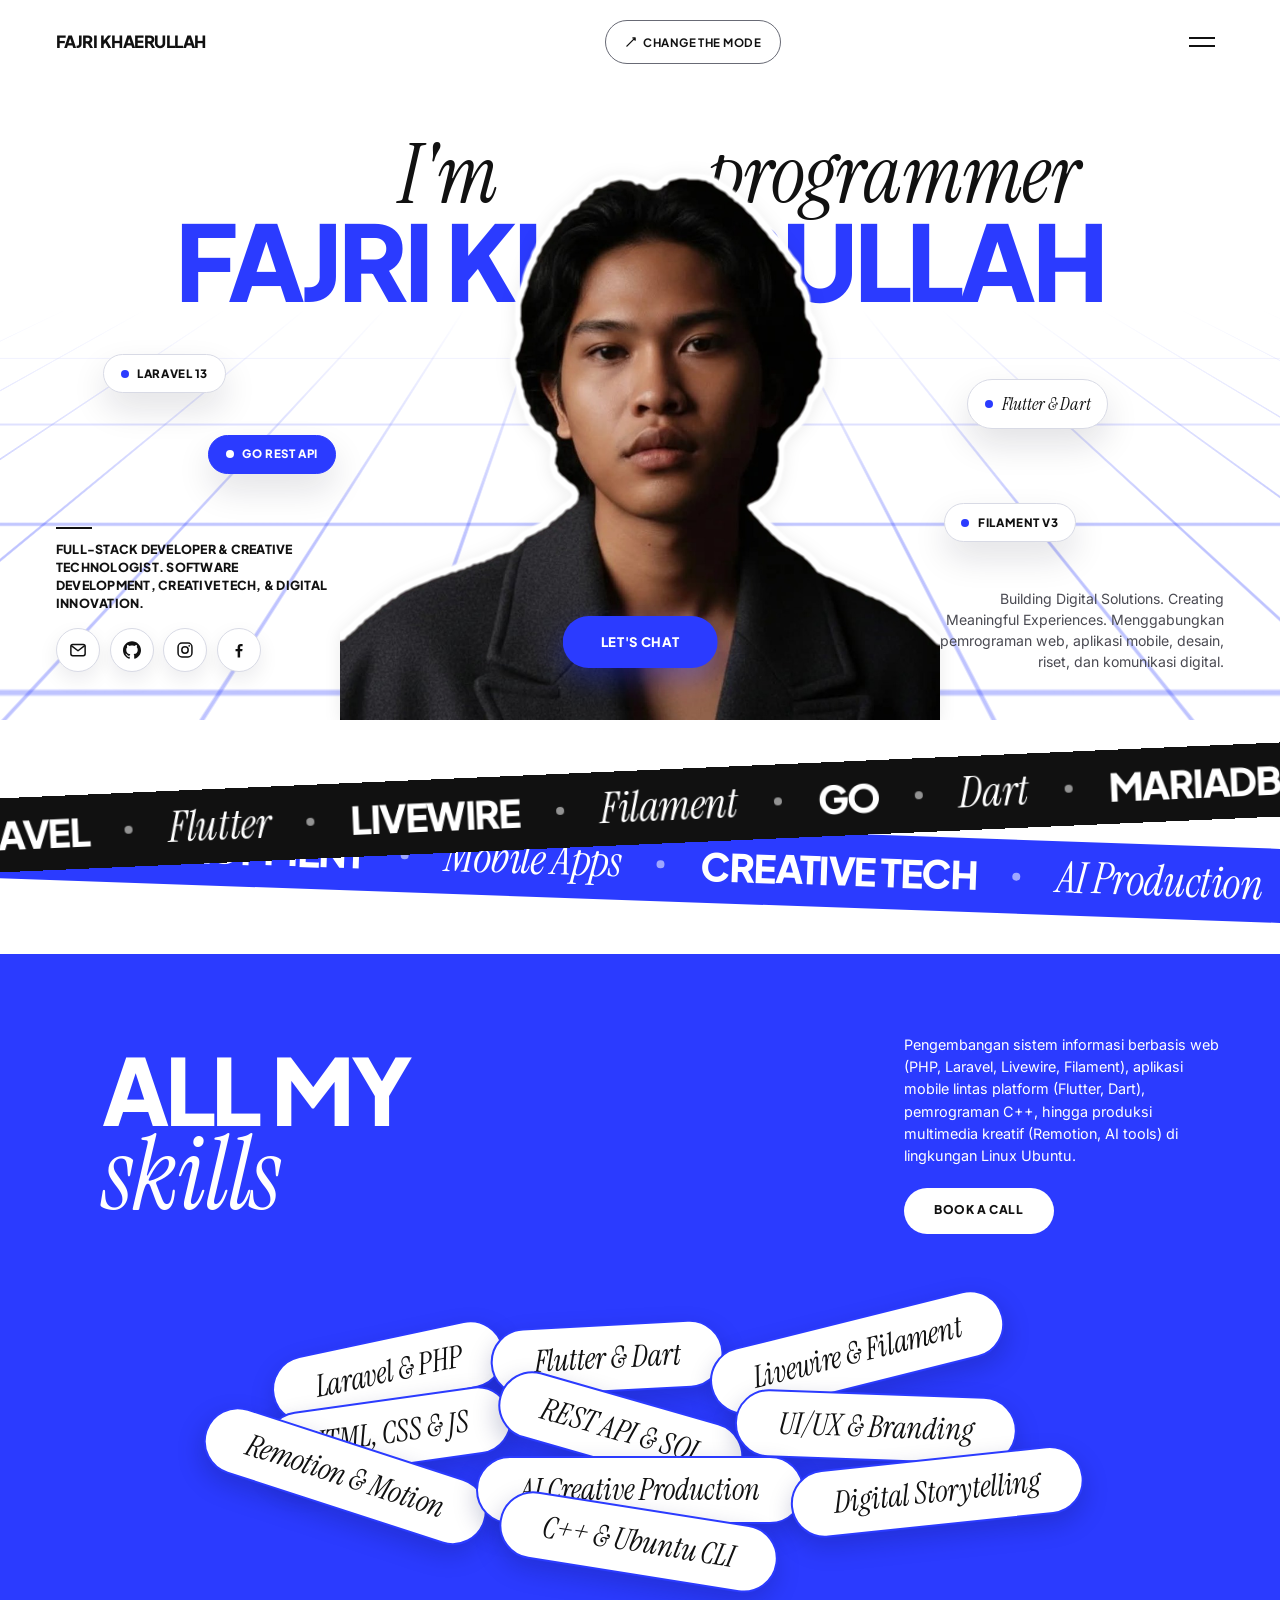
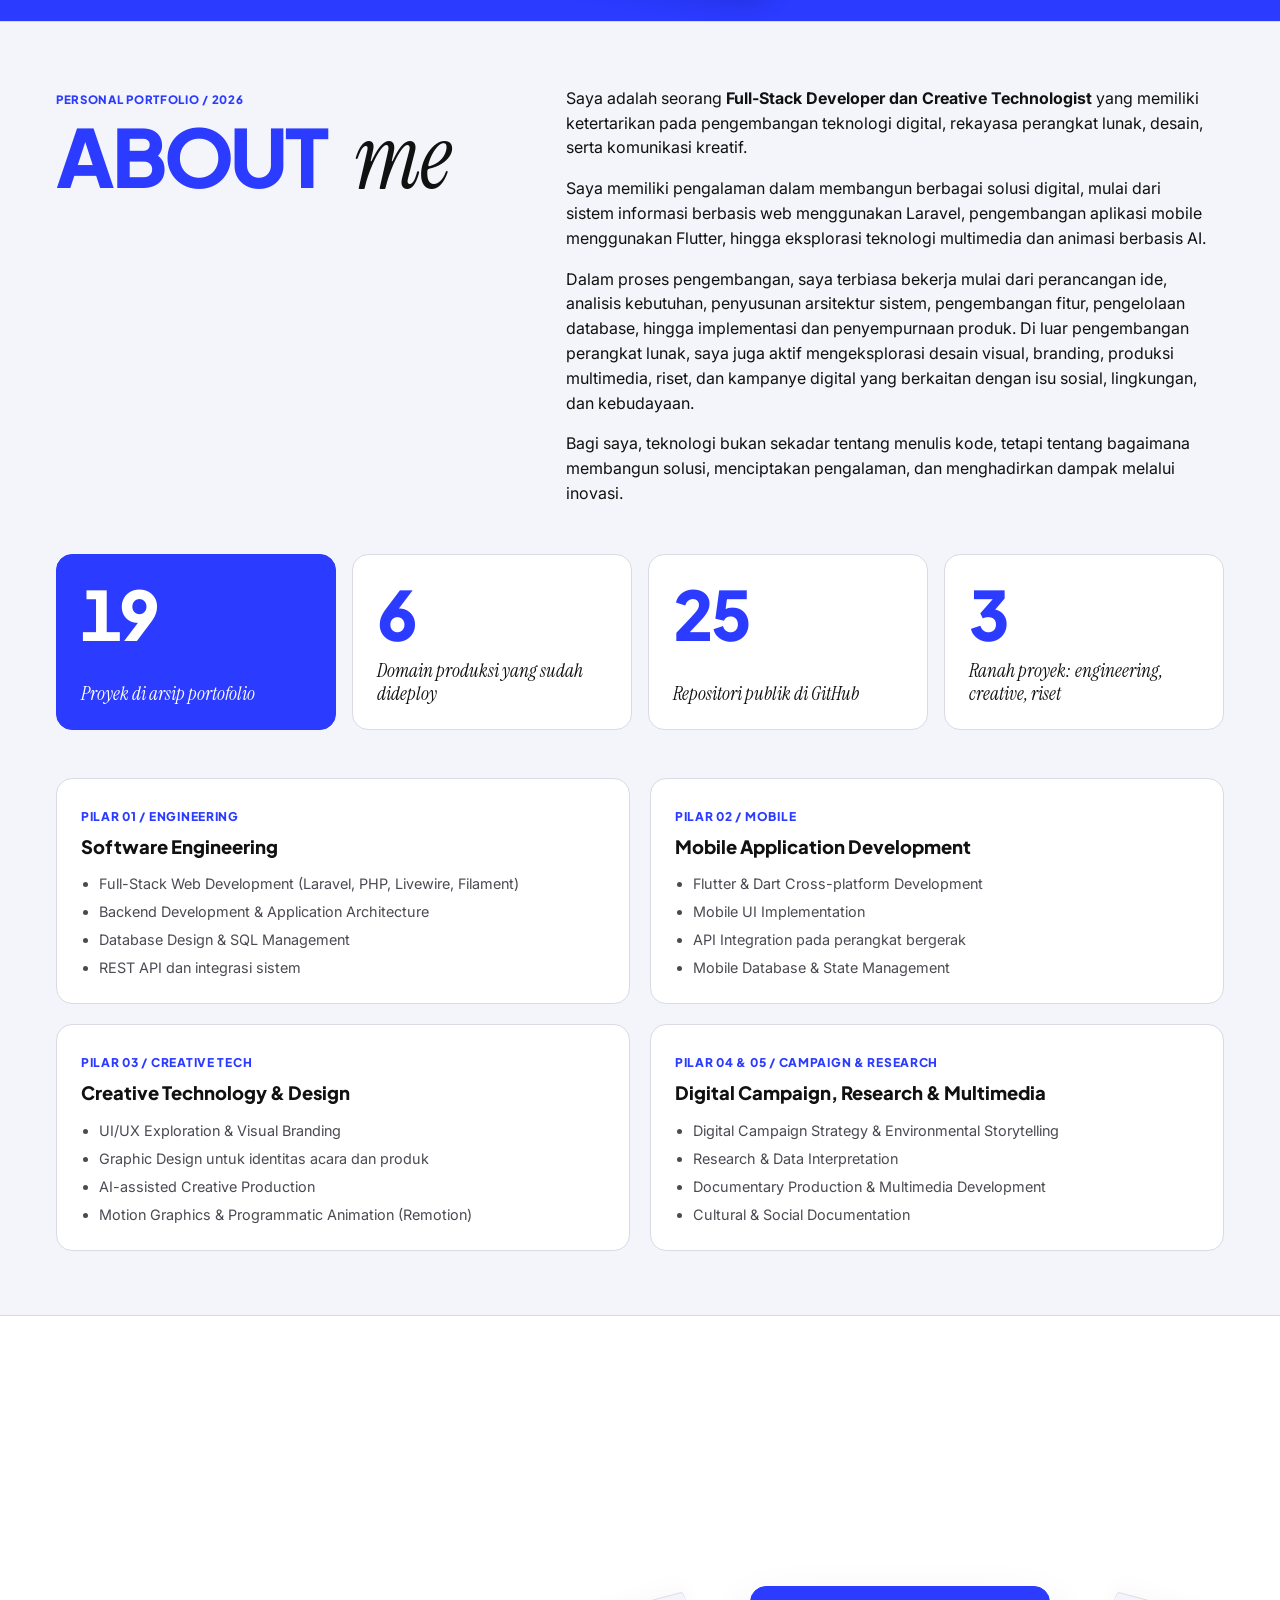
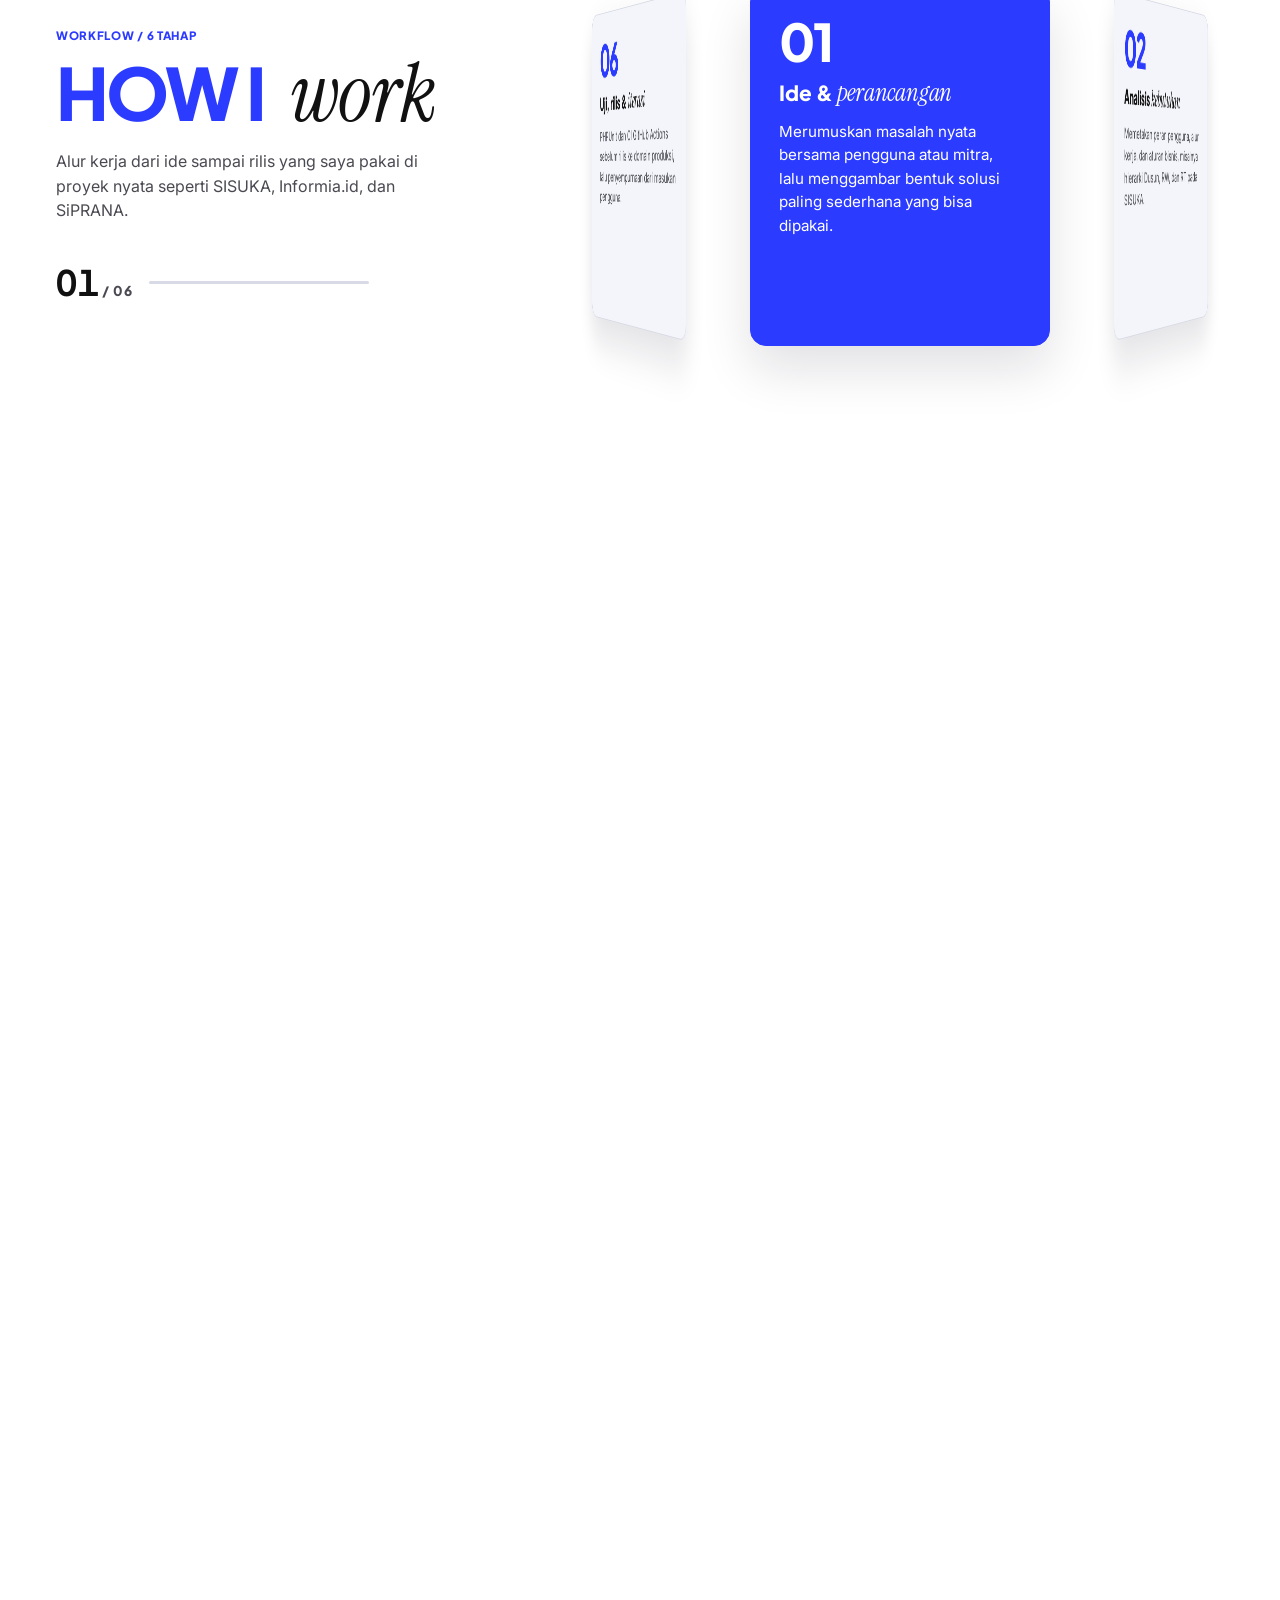
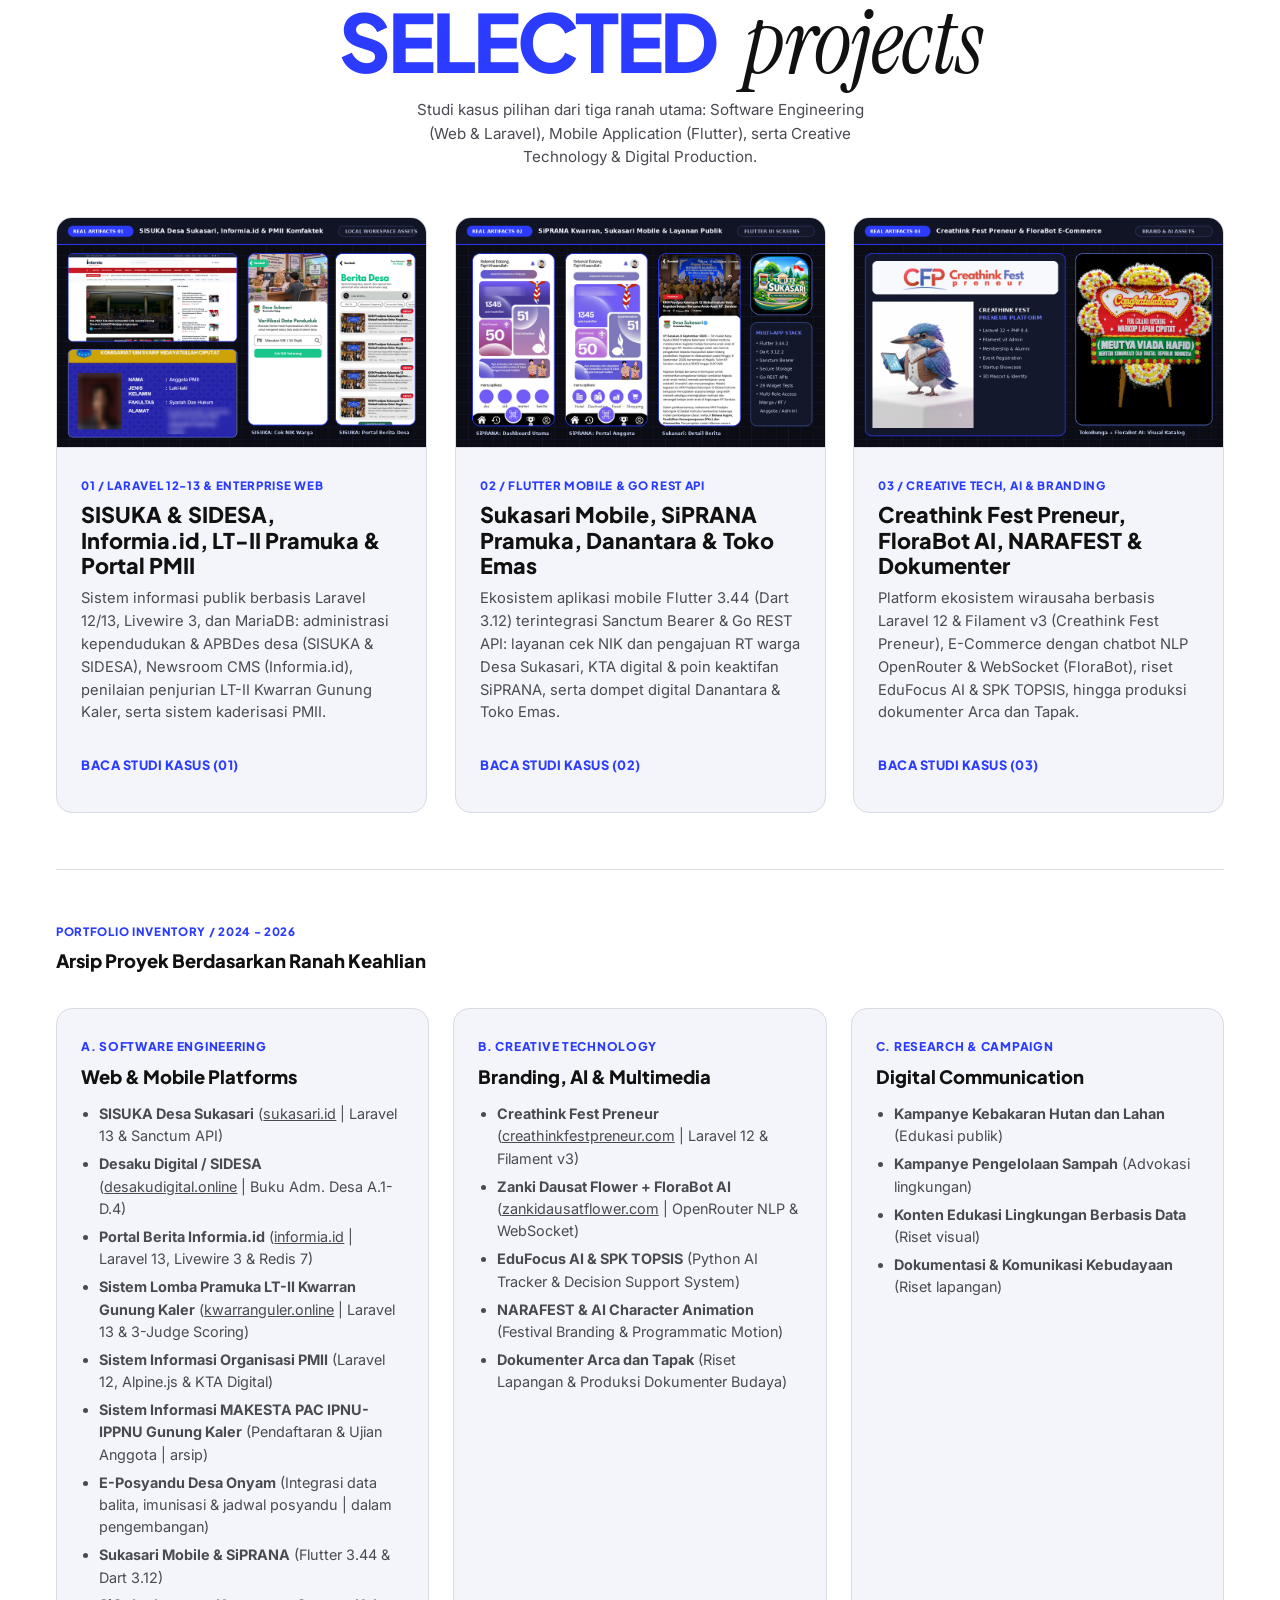
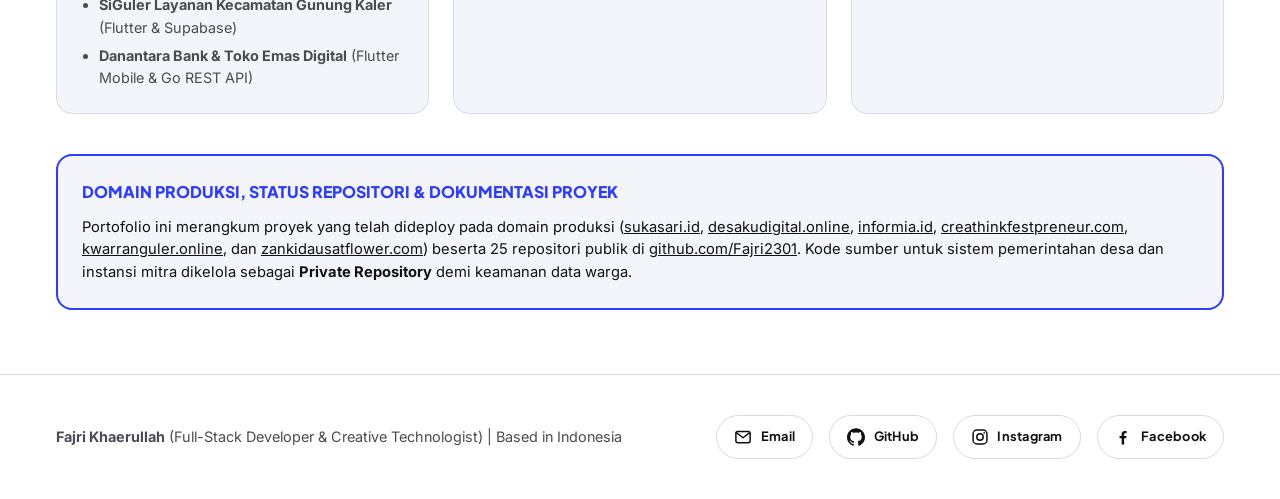
<file: index.html>
<!DOCTYPE html>
<html lang="id" data-theme="light">
<head>
  <meta charset="UTF-8">
  <meta name="viewport" content="width=device-width, initial-scale=1.0">
  <meta name="description" content="Portofolio pribadi Fajri Khaerullah: Full-Stack Developer &amp; Creative Technologist. Pengembangan aplikasi web Laravel, mobile Flutter, teknologi kreatif, dan komunikasi digital.">
  <title>Fajri Khaerullah | Full-Stack Developer &amp; Creative Technologist</title>
  <link rel="icon" href="data:image/svg+xml,%3Csvg xmlns='http://www.w3.org/2000/svg' viewBox='0 0 32 32'%3E%3Crect width='32' height='32' rx='8' fill='%232B3BFF'/%3E%3Ctext x='50%25' y='55%25' dominant-baseline='middle' text-anchor='middle' fill='%23FFFFFF' font-family='sans-serif' font-size='15' font-weight='800'%3EFK%3C/text%3E%3C/svg%3E">
  <script>
    /* Pasang tema sebelum render agar tidak ada kilatan putih di dark mode. Key harus sama dengan js/theme.js. */
    (function () {
      var theme = null;
      try { theme = localStorage.getItem("fajri_portfolio_theme"); } catch (e) {}
      if (theme !== "dark" && theme !== "light") {
        theme = window.matchMedia && window.matchMedia("(prefers-color-scheme: dark)").matches ? "dark" : "light";
      }
      document.documentElement.setAttribute("data-theme", theme);
      /* Animasi intro hanya aktif bila pengguna tidak memilih "kurangi gerakan". */
      if (!(window.matchMedia && window.matchMedia("(prefers-reduced-motion: reduce)").matches)) {
        document.documentElement.classList.add("motion-ok");
      }
    })();
  </script>
  <link rel="preconnect" href="https://fonts.googleapis.com">
  <link rel="preconnect" href="https://fonts.gstatic.com" crossorigin>
  <link href="https://fonts.googleapis.com/css2?family=Instrument+Serif:ital@0;1&amp;family=Inter:wght@400;500;600;700&amp;family=Plus+Jakarta+Sans:wght@700;800&amp;display=swap" rel="stylesheet">
  <link rel="stylesheet" href="css/base.css?v=20261116b">
  <link rel="stylesheet" href="css/layout.css?v=20261116b">
  <link rel="stylesheet" href="css/components.css?v=20261116b">
  <link rel="stylesheet" href="css/motion.css?v=20261116b">
</head>
<body>
  <a href="#main-content" class="skip-link">Lewati ke konten utama</a>
  <div class="scroll-progress" aria-hidden="true"></div>

  <!-- Header: Logo kiri, Pill "Change the Mode" tengah, Hamburger kanan -->
  <header class="site-header">
    <div class="container header-bar">
      <a href="index.html" class="site-logo">FAJRI KHAERULLAH</a>

      <div class="header-center">
        <button type="button" id="mode-toggle-btn" class="mode-toggle-pill" aria-pressed="false" aria-label="Change the Mode (Ganti tema gelap atau terang)">
          <svg class="mode-toggle-icon" viewBox="0 0 16 16" fill="none" aria-hidden="true">
            <path d="M2.5 13.5L13.5 2.5M10.5 2.5H13.5V5.5" stroke="currentColor" stroke-width="1.8" stroke-linecap="round" stroke-linejoin="round"/>
          </svg>
          <span>Change the Mode</span>
        </button>
      </div>

      <button type="button" id="hamburger-btn" class="hamburger-btn" aria-expanded="false" aria-controls="menu-overlay" aria-label="Buka menu navigasi">
        <span class="hamburger-line"></span>
        <span class="hamburger-line"></span>
      </button>
    </div>
  </header>

  <!-- Menu Overlay -->
  <div id="menu-overlay" class="menu-overlay" aria-hidden="true" role="dialog" aria-modal="true" aria-label="Menu Navigasi Utama">
    <div class="menu-overlay-top">
      <span class="site-logo">FAJRI KHAERULLAH</span>
      <button type="button" id="menu-close-btn" class="menu-close-btn" aria-label="Tutup menu navigasi">
        Close (Esc)
      </button>
    </div>

    <nav class="menu-nav" aria-label="Tautan bagian halaman">
      <ul class="menu-nav-list">
        <li>
          <a href="#hero" class="menu-nav-link">
            <span class="display-bold">01</span>
            <span class="serif-italic">Home</span>
          </a>
        </li>
        <li>
          <a href="#skills" class="menu-nav-link">
            <span class="display-bold">02</span>
            <span class="serif-italic">Skills &amp; Stack</span>
          </a>
        </li>
        <li>
          <a href="#about" class="menu-nav-link">
            <span class="display-bold">03</span>
            <span class="serif-italic">About &amp; Pillars</span>
          </a>
        </li>
        <li>
          <a href="#projects" class="menu-nav-link">
            <span class="display-bold">04</span>
            <span class="serif-italic">Selected projects</span>
          </a>
        </li>
        <li>
          <a href="#contact" class="menu-nav-link">
            <span class="display-bold">05</span>
            <span class="serif-italic">Contact</span>
          </a>
        </li>
      </ul>
    </nav>

    <div class="menu-overlay-footer">
      <span>Fajri Khaerullah | Full-Stack Developer &amp; Creative Technologist</span>
      <ul class="social-icons" aria-label="Kontak dan media sosial">
        <li><a href="mailto:fajrisantuy23@gmail.com" class="social-icon-btn" aria-label="Kirim email ke fajrisantuy23@gmail.com" title="Kirim email ke fajrisantuy23@gmail.com"><svg class="social-icon" width="18" height="18" viewBox="0 0 24 24" fill="none" stroke="currentColor" stroke-width="2" stroke-linecap="round" stroke-linejoin="round" aria-hidden="true" focusable="false"><rect x="2.5" y="4.5" width="19" height="15" rx="2.5"/><path d="m3.5 6.5 8.5 6.5 8.5-6.5"/></svg></a></li>
        <li><a href="https://github.com/Fajri2301" class="social-icon-btn" aria-label="GitHub @Fajri2301" title="GitHub @Fajri2301" target="_blank" rel="noopener noreferrer"><svg class="social-icon" width="18" height="18" viewBox="0 0 24 24" fill="currentColor" aria-hidden="true" focusable="false"><path d="M12 .297c-6.63 0-12 5.373-12 12 0 5.303 3.438 9.8 8.205 11.385.6.113.82-.258.82-.577 0-.285-.01-1.04-.015-2.04-3.338.724-4.042-1.61-4.042-1.61C4.422 18.07 3.633 17.7 3.633 17.7c-1.087-.744.084-.729.084-.729 1.205.084 1.838 1.236 1.838 1.236 1.07 1.835 2.809 1.305 3.495.998.108-.776.417-1.305.76-1.605-2.665-.3-5.466-1.332-5.466-5.93 0-1.31.465-2.38 1.235-3.22-.135-.303-.54-1.523.105-3.176 0 0 1.005-.322 3.3 1.23.96-.267 1.98-.399 3-.405 1.02.006 2.04.138 3 .405 2.28-1.552 3.285-1.23 3.285-1.23.645 1.653.24 2.873.12 3.176.765.84 1.23 1.91 1.23 3.22 0 4.61-2.805 5.625-5.475 5.92.42.36.81 1.096.81 2.22 0 1.606-.015 2.896-.015 3.286 0 .315.21.69.825.57C20.565 22.092 24 17.592 24 12.297c0-6.627-5.373-12-12-12"/></svg></a></li>
        <li><a href="https://instagram.com/fajrikhaerullah23" class="social-icon-btn" aria-label="Instagram @fajrikhaerullah23" title="Instagram @fajrikhaerullah23" target="_blank" rel="noopener noreferrer"><svg class="social-icon" width="18" height="18" viewBox="0 0 24 24" fill="none" stroke="currentColor" stroke-width="2" aria-hidden="true" focusable="false"><rect x="2.75" y="2.75" width="18.5" height="18.5" rx="5.25"/><circle cx="12" cy="12" r="4.25"/><circle cx="17.6" cy="6.4" r="1.15" fill="currentColor" stroke="none"/></svg></a></li>
        <li><a href="https://www.facebook.com/share/1CyBPNU9N8/" class="social-icon-btn" aria-label="Facebook Fajri Khaerullah" title="Facebook Fajri Khaerullah" target="_blank" rel="noopener noreferrer"><svg class="social-icon" width="18" height="18" viewBox="0 0 24 24" fill="currentColor" aria-hidden="true" focusable="false"><path d="M13.5 22v-8.2h2.8l.42-3.2H13.5V8.56c0-.93.26-1.56 1.6-1.56h1.7V4.14c-.3-.04-1.3-.13-2.48-.13-2.46 0-4.14 1.5-4.14 4.25v2.35H7.4v3.2h2.78V22h3.32z"/></svg></a></li>
      </ul>
    </div>
  </div>

  <main id="main-content">
    <!-- Section 1: Hero dengan teks raksasa di belakang foto cutout -->
    <section id="hero" class="hero-section" aria-label="Perkenalan Fajri Khaerullah">
      <div class="container">
        <div class="hero-stage">
          <!-- Layer 0: Lantai grid perspektif 3D yang bergerak -->
          <div class="hero-floor" aria-hidden="true"><div class="hero-floor-plane"><div class="hero-floor-grid"></div></div></div>

          <!-- Chip teknologi melayang (desktop), bergerak mengikuti kursor dan scroll -->
          <ul class="hero-chips" aria-hidden="true">
            <li class="hero-chip " style="--x: 4%; --y: 41%; --depth: 26; --float: 6.5s; --delay: 0.75s;"><span class="hero-chip-inner">Laravel 13</span></li>
            <li class="hero-chip hero-chip--serif" style="--x: 78%; --y: 45%; --depth: 34; --float: 7.2s; --delay: 0.85s;"><span class="hero-chip-inner">Flutter &amp; Dart</span></li>
            <li class="hero-chip hero-chip--blue" style="--x: 13%; --y: 54%; --depth: 18; --float: 5.6s; --delay: 0.95s;"><span class="hero-chip-inner">Go REST API</span></li>
            <li class="hero-chip " style="--x: 76%; --y: 65%; --depth: 22; --float: 6.1s; --delay: 1.05s;"><span class="hero-chip-inner">Filament v3</span></li>
          </ul>

          <!-- Layer 1 (z-index: 1): Teks campuran di belakang subjek foto -->
          <h1 class="hero-backdrop-text heading-mixed">
            <span class="hero-serif-row">
              <span class="serif-italic hero-word-left">I'm</span>
              <span class="hero-head-spacer" aria-hidden="true"></span>
              <span class="serif-italic hero-word-right">programmer</span>
            </span>
            <span class="hero-giant-word display-bold">FAJRI KHAERULLAH</span>
          </h1>

          <!-- Layer 2 (z-index: 2): Foto PNG cutout transparan menimpa sebagian heading -->
          <div class="hero-figure-wrap">
            <img
              src="assets/img/fajri-cutout.png"
              alt="Potret Fajri Khaerullah, Full-Stack Developer dan Creative Technologist"
              width="1024"
              height="954"
              class="hero-cutout-img"
            >
          </div>

          <!-- Layer 3 (z-index: 3): Tombol pill biru di bawah foto -->
          <div class="hero-cta-layer">
            <a href="mailto:fajrisantuy23@gmail.com?subject=Halo%20Fajri%20-%20Diskusi%20Proyek" class="btn-pill btn-pill--blue" title="Kirim email ke Fajri Khaerullah">
              Let's Chat
            </a>
          </div>
        </div>

        <!-- Teks kecil rata kiri dan kanan di bagian bawah Hero -->
        <div class="hero-captions-bar">
          <div class="hero-caption-left">
            <span class="hero-caption-rule" aria-hidden="true"></span>
            <p class="hero-caption-bold">
              FULL-STACK DEVELOPER &amp; CREATIVE TECHNOLOGIST. SOFTWARE DEVELOPMENT, CREATIVE TECH, &amp; DIGITAL INNOVATION.
            </p>
            <ul class="social-icons hero-socials" aria-label="Kontak dan media sosial Fajri Khaerullah">
              <li><a href="mailto:fajrisantuy23@gmail.com" class="social-icon-btn" aria-label="Kirim email ke fajrisantuy23@gmail.com" title="Kirim email ke fajrisantuy23@gmail.com"><svg class="social-icon" width="18" height="18" viewBox="0 0 24 24" fill="none" stroke="currentColor" stroke-width="2" stroke-linecap="round" stroke-linejoin="round" aria-hidden="true" focusable="false"><rect x="2.5" y="4.5" width="19" height="15" rx="2.5"/><path d="m3.5 6.5 8.5 6.5 8.5-6.5"/></svg></a></li>
              <li><a href="https://github.com/Fajri2301" class="social-icon-btn" aria-label="GitHub @Fajri2301" title="GitHub @Fajri2301" target="_blank" rel="noopener noreferrer"><svg class="social-icon" width="18" height="18" viewBox="0 0 24 24" fill="currentColor" aria-hidden="true" focusable="false"><path d="M12 .297c-6.63 0-12 5.373-12 12 0 5.303 3.438 9.8 8.205 11.385.6.113.82-.258.82-.577 0-.285-.01-1.04-.015-2.04-3.338.724-4.042-1.61-4.042-1.61C4.422 18.07 3.633 17.7 3.633 17.7c-1.087-.744.084-.729.084-.729 1.205.084 1.838 1.236 1.838 1.236 1.07 1.835 2.809 1.305 3.495.998.108-.776.417-1.305.76-1.605-2.665-.3-5.466-1.332-5.466-5.93 0-1.31.465-2.38 1.235-3.22-.135-.303-.54-1.523.105-3.176 0 0 1.005-.322 3.3 1.23.96-.267 1.98-.399 3-.405 1.02.006 2.04.138 3 .405 2.28-1.552 3.285-1.23 3.285-1.23.645 1.653.24 2.873.12 3.176.765.84 1.23 1.91 1.23 3.22 0 4.61-2.805 5.625-5.475 5.92.42.36.81 1.096.81 2.22 0 1.606-.015 2.896-.015 3.286 0 .315.21.69.825.57C20.565 22.092 24 17.592 24 12.297c0-6.627-5.373-12-12-12"/></svg></a></li>
              <li><a href="https://instagram.com/fajrikhaerullah23" class="social-icon-btn" aria-label="Instagram @fajrikhaerullah23" title="Instagram @fajrikhaerullah23" target="_blank" rel="noopener noreferrer"><svg class="social-icon" width="18" height="18" viewBox="0 0 24 24" fill="none" stroke="currentColor" stroke-width="2" aria-hidden="true" focusable="false"><rect x="2.75" y="2.75" width="18.5" height="18.5" rx="5.25"/><circle cx="12" cy="12" r="4.25"/><circle cx="17.6" cy="6.4" r="1.15" fill="currentColor" stroke="none"/></svg></a></li>
              <li><a href="https://www.facebook.com/share/1CyBPNU9N8/" class="social-icon-btn" aria-label="Facebook Fajri Khaerullah" title="Facebook Fajri Khaerullah" target="_blank" rel="noopener noreferrer"><svg class="social-icon" width="18" height="18" viewBox="0 0 24 24" fill="currentColor" aria-hidden="true" focusable="false"><path d="M13.5 22v-8.2h2.8l.42-3.2H13.5V8.56c0-.93.26-1.56 1.6-1.56h1.7V4.14c-.3-.04-1.3-.13-2.48-.13-2.46 0-4.14 1.5-4.14 4.25v2.35H7.4v3.2h2.78V22h3.32z"/></svg></a></li>
            </ul>
          </div>

          <p class="hero-caption-right">
            Building Digital Solutions. Creating Meaningful Experiences. Menggabungkan pemrograman web, aplikasi mobile, desain, riset, dan komunikasi digital.
          </p>
        </div>
      </div>
    </section>

    <!-- Pita marquee teknologi yang menyilang -->
    <section class="marquee-band" aria-label="Teknologi dan ranah kerja">
      <div class="marquee marquee--ink" data-scroll-x="-90">
        <ul class="marquee-track">
          <li class="marquee-item display-bold">Laravel</li><li class="marquee-sep" aria-hidden="true"></li>
          <li class="marquee-item serif-italic">Flutter</li><li class="marquee-sep" aria-hidden="true"></li>
          <li class="marquee-item display-bold">Livewire</li><li class="marquee-sep" aria-hidden="true"></li>
          <li class="marquee-item serif-italic">Filament</li><li class="marquee-sep" aria-hidden="true"></li>
          <li class="marquee-item display-bold">Go</li><li class="marquee-sep" aria-hidden="true"></li>
          <li class="marquee-item serif-italic">Dart</li><li class="marquee-sep" aria-hidden="true"></li>
          <li class="marquee-item display-bold">MariaDB</li><li class="marquee-sep" aria-hidden="true"></li>
          <li class="marquee-item serif-italic">Redis</li><li class="marquee-sep" aria-hidden="true"></li>
          <li class="marquee-item display-bold">Tailwind CSS</li><li class="marquee-sep" aria-hidden="true"></li>
          <li class="marquee-item serif-italic">Alpine.js</li><li class="marquee-sep" aria-hidden="true"></li>
          <li class="marquee-item display-bold">Sanctum</li><li class="marquee-sep" aria-hidden="true"></li>
          <li class="marquee-item serif-italic">PHPUnit</li><li class="marquee-sep" aria-hidden="true"></li>
          <li class="marquee-item display-bold">Remotion</li><li class="marquee-sep" aria-hidden="true"></li>
          <li class="marquee-item serif-italic">Ubuntu</li><li class="marquee-sep" aria-hidden="true"></li>
        </ul>
        <ul class="marquee-track" aria-hidden="true">
          <li class="marquee-item display-bold">Laravel</li><li class="marquee-sep" aria-hidden="true"></li>
          <li class="marquee-item serif-italic">Flutter</li><li class="marquee-sep" aria-hidden="true"></li>
          <li class="marquee-item display-bold">Livewire</li><li class="marquee-sep" aria-hidden="true"></li>
          <li class="marquee-item serif-italic">Filament</li><li class="marquee-sep" aria-hidden="true"></li>
          <li class="marquee-item display-bold">Go</li><li class="marquee-sep" aria-hidden="true"></li>
          <li class="marquee-item serif-italic">Dart</li><li class="marquee-sep" aria-hidden="true"></li>
          <li class="marquee-item display-bold">MariaDB</li><li class="marquee-sep" aria-hidden="true"></li>
          <li class="marquee-item serif-italic">Redis</li><li class="marquee-sep" aria-hidden="true"></li>
          <li class="marquee-item display-bold">Tailwind CSS</li><li class="marquee-sep" aria-hidden="true"></li>
          <li class="marquee-item serif-italic">Alpine.js</li><li class="marquee-sep" aria-hidden="true"></li>
          <li class="marquee-item display-bold">Sanctum</li><li class="marquee-sep" aria-hidden="true"></li>
          <li class="marquee-item serif-italic">PHPUnit</li><li class="marquee-sep" aria-hidden="true"></li>
          <li class="marquee-item display-bold">Remotion</li><li class="marquee-sep" aria-hidden="true"></li>
          <li class="marquee-item serif-italic">Ubuntu</li><li class="marquee-sep" aria-hidden="true"></li>
        </ul>
      </div>
      <div class="marquee marquee--blue" data-scroll-x="90" aria-hidden="true">
        <ul class="marquee-track" aria-hidden="true">
          <li class="marquee-item display-bold">Web Development</li><li class="marquee-sep" aria-hidden="true"></li>
          <li class="marquee-item serif-italic">Mobile Apps</li><li class="marquee-sep" aria-hidden="true"></li>
          <li class="marquee-item display-bold">Creative Tech</li><li class="marquee-sep" aria-hidden="true"></li>
          <li class="marquee-item serif-italic">AI Production</li><li class="marquee-sep" aria-hidden="true"></li>
          <li class="marquee-item display-bold">Branding</li><li class="marquee-sep" aria-hidden="true"></li>
          <li class="marquee-item serif-italic">Motion Graphics</li><li class="marquee-sep" aria-hidden="true"></li>
          <li class="marquee-item display-bold">Research</li><li class="marquee-sep" aria-hidden="true"></li>
          <li class="marquee-item serif-italic">Documentary</li><li class="marquee-sep" aria-hidden="true"></li>
          <li class="marquee-item display-bold">Digital Campaign</li><li class="marquee-sep" aria-hidden="true"></li>
        </ul>
        <ul class="marquee-track" aria-hidden="true">
          <li class="marquee-item display-bold">Web Development</li><li class="marquee-sep" aria-hidden="true"></li>
          <li class="marquee-item serif-italic">Mobile Apps</li><li class="marquee-sep" aria-hidden="true"></li>
          <li class="marquee-item display-bold">Creative Tech</li><li class="marquee-sep" aria-hidden="true"></li>
          <li class="marquee-item serif-italic">AI Production</li><li class="marquee-sep" aria-hidden="true"></li>
          <li class="marquee-item display-bold">Branding</li><li class="marquee-sep" aria-hidden="true"></li>
          <li class="marquee-item serif-italic">Motion Graphics</li><li class="marquee-sep" aria-hidden="true"></li>
          <li class="marquee-item display-bold">Research</li><li class="marquee-sep" aria-hidden="true"></li>
          <li class="marquee-item serif-italic">Documentary</li><li class="marquee-sep" aria-hidden="true"></li>
          <li class="marquee-item display-bold">Digital Campaign</li><li class="marquee-sep" aria-hidden="true"></li>
        </ul>
      </div>
    </section>

    <!-- Section 2: Latar biru penuh "ALL YOUR skills" + tumpukan tag pill putih -->
    <section id="skills" class="skills-section" aria-labelledby="skills-title">
      <div class="container">
        <div class="skills-top-grid">
          <h2 id="skills-title" class="skills-heading heading-mixed" data-scroll-x="60">
            <span class="display-bold">ALL MY</span>
            <span class="serif-italic">skills</span>
          </h2>

          <div class="skills-aside">
            <p class="skills-desc">
              Pengembangan sistem informasi berbasis web (PHP, Laravel, Livewire, Filament), aplikasi mobile lintas platform (Flutter, Dart), pemrograman C++, hingga produksi multimedia kreatif (Remotion, AI tools) di lingkungan Linux Ubuntu.
            </p>
            <a href="mailto:fajrisantuy23@gmail.com?subject=Jadwal%20Call%20dengan%20Fajri" class="btn-pill btn-pill--white" title="Atur jadwal call dengan Fajri Khaerullah melalui email">
              Book a Call
            </a>
          </div>
        </div>

        <!-- Deretan tag pill putih bertulisan serif italic tersusun menumpuk -->
        <ul class="skills-pile" aria-label="Daftar keahlian dan teknologi">
          <li class="skill-pill">Laravel &amp; PHP</li>
          <li class="skill-pill">Flutter &amp; Dart</li>
          <li class="skill-pill">Livewire &amp; Filament</li>
          <li class="skill-pill">HTML, CSS &amp; JS</li>
          <li class="skill-pill">REST API &amp; SQL</li>
          <li class="skill-pill">UI/UX &amp; Branding</li>
          <li class="skill-pill">Remotion &amp; Motion</li>
          <li class="skill-pill">AI Creative Production</li>
          <li class="skill-pill">Digital Storytelling</li>
          <li class="skill-pill">C++ &amp; Ubuntu CLI</li>
        </ul>
      </div>
    </section>

    <!-- Section About Me & Lima Pilar Keahlian -->
    <section id="about" class="about-section" aria-labelledby="about-title">
      <div class="container">
        <div class="about-grid">
          <div>
            <span class="project-card-meta">PERSONAL PORTFOLIO / 2026</span>
            <h2 id="about-title" class="projects-heading heading-mixed">
              <span class="display-bold">ABOUT</span>
              <span class="serif-italic">me</span>
            </h2>
          </div>

          <div class="about-narrative">
            <p data-reveal style="--d: 0;">
              Saya adalah seorang <strong>Full-Stack Developer dan Creative Technologist</strong> yang memiliki ketertarikan pada pengembangan teknologi digital, rekayasa perangkat lunak, desain, serta komunikasi kreatif.
            </p>
            <p data-reveal style="--d: 1;">
              Saya memiliki pengalaman dalam membangun berbagai solusi digital, mulai dari sistem informasi berbasis web menggunakan Laravel, pengembangan aplikasi mobile menggunakan Flutter, hingga eksplorasi teknologi multimedia dan animasi berbasis AI.
            </p>
            <p data-reveal style="--d: 2;">
              Dalam proses pengembangan, saya terbiasa bekerja mulai dari perancangan ide, analisis kebutuhan, penyusunan arsitektur sistem, pengembangan fitur, pengelolaan database, hingga implementasi dan penyempurnaan produk. Di luar pengembangan perangkat lunak, saya juga aktif mengeksplorasi desain visual, branding, produksi multimedia, riset, dan kampanye digital yang berkaitan dengan isu sosial, lingkungan, dan kebudayaan.
            </p>
            <p data-reveal style="--d: 3;">
              Bagi saya, teknologi bukan sekadar tentang menulis kode, tetapi tentang bagaimana membangun solusi, menciptakan pengalaman, dan menghadirkan dampak melalui inovasi.
            </p>
          </div>
        </div>

        <!-- Angka ringkas yang dihitung naik saat terlihat -->
        <div class="stats-grid">
          <div class="stat-card stat-card--accent" data-reveal="scale" style="--d: 0;">
            <span class="stat-num" data-count="19" aria-hidden="true">19</span>
            <span class="stat-label"><span class="sr-only">19 </span>Proyek di arsip portofolio</span>
          </div>
          <div class="stat-card" data-reveal="scale" style="--d: 1;">
            <span class="stat-num" data-count="6" aria-hidden="true">6</span>
            <span class="stat-label"><span class="sr-only">6 </span>Domain produksi yang sudah dideploy</span>
          </div>
          <div class="stat-card" data-reveal="scale" style="--d: 2;">
            <span class="stat-num" data-count="25" aria-hidden="true">25</span>
            <span class="stat-label"><span class="sr-only">25 </span>Repositori publik di GitHub</span>
          </div>
          <div class="stat-card" data-reveal="scale" style="--d: 3;">
            <span class="stat-num" data-count="3" aria-hidden="true">3</span>
            <span class="stat-label"><span class="sr-only">3 </span>Ranah proyek: engineering, creative, riset</span>
          </div>
        </div>

        <!-- Lima Pilar Keahlian -->
        <div class="pillars-grid" aria-label="Lima pilar keahlian utama">
          <article class="pillar-card" data-reveal style="--d: 0;">
            <span class="pillar-num">PILAR 01 / ENGINEERING</span>
            <h3 class="pillar-title">Software Engineering</h3>
            <ul class="pillar-list">
              <li>Full-Stack Web Development (Laravel, PHP, Livewire, Filament)</li>
              <li>Backend Development &amp; Application Architecture</li>
              <li>Database Design &amp; SQL Management</li>
              <li>REST API dan integrasi sistem</li>
            </ul>
          </article>

          <article class="pillar-card" data-reveal style="--d: 1;">
            <span class="pillar-num">PILAR 02 / MOBILE</span>
            <h3 class="pillar-title">Mobile Application Development</h3>
            <ul class="pillar-list">
              <li>Flutter &amp; Dart Cross-platform Development</li>
              <li>Mobile UI Implementation</li>
              <li>API Integration pada perangkat bergerak</li>
              <li>Mobile Database &amp; State Management</li>
            </ul>
          </article>

          <article class="pillar-card" data-reveal style="--d: 2;">
            <span class="pillar-num">PILAR 03 / CREATIVE TECH</span>
            <h3 class="pillar-title">Creative Technology &amp; Design</h3>
            <ul class="pillar-list">
              <li>UI/UX Exploration &amp; Visual Branding</li>
              <li>Graphic Design untuk identitas acara dan produk</li>
              <li>AI-assisted Creative Production</li>
              <li>Motion Graphics &amp; Programmatic Animation (Remotion)</li>
            </ul>
          </article>

          <article class="pillar-card" data-reveal style="--d: 3;">
            <span class="pillar-num">PILAR 04 &amp; 05 / CAMPAIGN &amp; RESEARCH</span>
            <h3 class="pillar-title">Digital Campaign, Research &amp; Multimedia</h3>
            <ul class="pillar-list">
              <li>Digital Campaign Strategy &amp; Environmental Storytelling</li>
              <li>Research &amp; Data Interpretation</li>
              <li>Documentary Production &amp; Multimedia Development</li>
              <li>Cultural &amp; Social Documentation</li>
            </ul>
          </article>
        </div>
      </div>
    </section>

    <!-- Section Proses: daftar biasa di mobile, cincin kartu 3D yang berputar saat scroll di desktop -->
    <section id="process" class="process-section" aria-labelledby="process-title">
      <div class="container process-sticky">
        <div class="process-intro">
          <span class="project-card-meta">WORKFLOW / 6 TAHAP</span>
          <h2 id="process-title" class="process-heading heading-mixed">
            <span class="display-bold">HOW I</span>
            <span class="serif-italic">work</span>
          </h2>
          <p class="process-lead">Alur kerja dari ide sampai rilis yang saya pakai di proyek nyata seperti SISUKA, Informia.id, dan SiPRANA.</p>
          <div class="process-meter" aria-hidden="true">
            <span><b data-process-current>01</b> / 06</span>
            <span class="process-meter-bar"><i></i></span>
          </div>
        </div>
        <div class="process-stage">
          <ol class="process-ring">
          <li class="process-card" style="--i: 0;" data-reveal>
            <span class="process-num">01</span>
            <h3 class="process-title">Ide &amp; <span class="serif-italic">perancangan</span></h3>
            <p class="process-text">Merumuskan masalah nyata bersama pengguna atau mitra, lalu menggambar bentuk solusi paling sederhana yang bisa dipakai.</p>
          </li>
          <li class="process-card" style="--i: 1;" data-reveal>
            <span class="process-num">02</span>
            <h3 class="process-title">Analisis <span class="serif-italic">kebutuhan</span></h3>
            <p class="process-text">Memetakan peran pengguna, alur kerja, dan aturan bisnis, misalnya hierarki Dusun, RW, dan RT pada SISUKA.</p>
          </li>
          <li class="process-card" style="--i: 2;" data-reveal>
            <span class="process-num">03</span>
            <h3 class="process-title">Arsitektur <span class="serif-italic">sistem</span></h3>
            <p class="process-text">Menyusun lapisan Controller, Service, dan RBAC Spatie Permission agar modul mudah dikembangkan dan aman.</p>
          </li>
          <li class="process-card" style="--i: 3;" data-reveal>
            <span class="process-num">04</span>
            <h3 class="process-title">Pengembangan <span class="serif-italic">fitur</span></h3>
            <p class="process-text">Membangun fitur dengan Laravel, Livewire, Filament, dan Flutter, dari panel admin sampai aplikasi mobile.</p>
          </li>
          <li class="process-card" style="--i: 4;" data-reveal>
            <span class="process-num">05</span>
            <h3 class="process-title">Database &amp; <span class="serif-italic">data</span></h3>
            <p class="process-text">Skema relasional MySQL/MariaDB, transaksi kas aman dengan lockForUpdate(), dan log audit pada audit_logs.</p>
          </li>
          <li class="process-card" style="--i: 5;" data-reveal>
            <span class="process-num">06</span>
            <h3 class="process-title">Uji, rilis &amp; <span class="serif-italic">iterasi</span></h3>
            <p class="process-text">PHPUnit dan CI GitHub Actions sebelum rilis ke domain produksi, lalu penyempurnaan dari masukan pengguna.</p>
          </li>
          </ol>
        </div>
      </div>
    </section>

    <!-- Section 3: "SELECTED projects" dengan 3 kartu project yang menaut ke halaman masing-masing -->
    <section id="projects" class="projects-section" aria-labelledby="projects-title">
      <div class="container">
        <div class="projects-header">
          <h2 id="projects-title" class="projects-heading heading-mixed" data-scroll-x="-60">
            <span class="display-bold">SELECTED</span>
            <span class="serif-italic">projects</span>
          </h2>
          <p class="projects-subtext">
            Studi kasus pilihan dari tiga ranah utama: Software Engineering (Web &amp; Laravel), Mobile Application (Flutter), serta Creative Technology &amp; Digital Production.
          </p>
        </div>

        <div class="projects-grid">
          <!-- Kartu Project 1 -->
          <div class="project-card-shell" data-reveal style="--d: 0;">
            <a href="projects/project-1.html" class="project-card" data-tilt>
              <div class="project-card-thumb">
                <img
                  src="assets/img/project-1-real.png"
                  alt="Tangkapan layar asli SISUKA Desa Sukasari, Portal Berita Informia.id, dan Kartu Anggota PMII"
                  width="960"
                  height="600"
                  loading="lazy"
                >
              </div>
              <div class="project-card-body">
                <div>
                  <span class="project-card-meta">01 / LARAVEL 12-13 &amp; ENTERPRISE WEB</span>
                  <h3 class="project-card-title">SISUKA &amp; SIDESA, Informia.id, LT-II Pramuka &amp; Portal PMII</h3>
                  <p class="project-card-desc">
                    Sistem informasi publik berbasis Laravel 12/13, Livewire 3, dan MariaDB: administrasi kependudukan &amp; APBDes desa (SISUKA &amp; SIDESA), Newsroom CMS (Informia.id), penilaian penjurian LT-II Kwarran Gunung Kaler, serta sistem kaderisasi PMII.
                  </p>
                </div>
                <span class="project-card-cta">Baca Studi Kasus (01)</span>
              </div>
            </a>
          </div>

          <!-- Kartu Project 2 -->
          <div class="project-card-shell" data-reveal style="--d: 1;">
            <a href="projects/project-2.html" class="project-card" data-tilt>
              <div class="project-card-thumb">
                <img
                  src="assets/img/project-2-real.png"
                  alt="Tangkapan layar aplikasi Flutter SiPRANA Kwarran dan Sukasari Mobile"
                  width="960"
                  height="600"
                  loading="lazy"
                >
              </div>
              <div class="project-card-body">
                <div>
                  <span class="project-card-meta">02 / FLUTTER MOBILE &amp; GO REST API</span>
                  <h3 class="project-card-title">Sukasari Mobile, SiPRANA Pramuka, Danantara &amp; Toko Emas</h3>
                  <p class="project-card-desc">
                    Ekosistem aplikasi mobile Flutter 3.44 (Dart 3.12) terintegrasi Sanctum Bearer &amp; Go REST API: layanan cek NIK dan pengajuan RT warga Desa Sukasari, KTA digital &amp; poin keaktifan SiPRANA, serta dompet digital Danantara &amp; Toko Emas.
                  </p>
                </div>
                <span class="project-card-cta">Baca Studi Kasus (02)</span>
              </div>
            </a>
          </div>

          <!-- Kartu Project 3 -->
          <div class="project-card-shell" data-reveal style="--d: 2;">
            <a href="projects/project-3.html" class="project-card" data-tilt>
              <div class="project-card-thumb">
                <img
                  src="assets/img/project-3-real.png"
                  alt="Visual identitas Creathink Fest Preneur, maskot 3D, dan katalog TokoBunga FloraBot AI"
                  width="960"
                  height="600"
                  loading="lazy"
                >
              </div>
              <div class="project-card-body">
                <div>
                  <span class="project-card-meta">03 / CREATIVE TECH, AI &amp; BRANDING</span>
                  <h3 class="project-card-title">Creathink Fest Preneur, FloraBot AI, NARAFEST &amp; Dokumenter</h3>
                  <p class="project-card-desc">
                    Platform ekosistem wirausaha berbasis Laravel 12 &amp; Filament v3 (Creathink Fest Preneur), E-Commerce dengan chatbot NLP OpenRouter &amp; WebSocket (FloraBot), riset EduFocus AI &amp; SPK TOPSIS, hingga produksi dokumenter Arca dan Tapak.
                  </p>
                </div>
                <span class="project-card-cta">Baca Studi Kasus (03)</span>
              </div>
            </a>
          </div>
        </div>

        <!-- Inventaris Lengkap 3 Kategori Besar Proyek -->
        <div class="inventory-section">
          <span class="project-card-meta">PORTFOLIO INVENTORY / 2024 - 2026</span>
          <h3 class="pillar-title">Arsip Proyek Berdasarkan Ranah Keahlian</h3>

          <div class="inventory-grid">
            <div class="inventory-card" data-reveal style="--d: 0;">
              <span class="pillar-num">A. SOFTWARE ENGINEERING</span>
              <h4 class="pillar-title">Web &amp; Mobile Platforms</h4>
              <ul class="pillar-list">
                <li><strong>SISUKA Desa Sukasari</strong> (<a href="https://sukasari.id" target="_blank" rel="noopener noreferrer">sukasari.id</a> | Laravel 13 &amp; Sanctum API)</li>
                <li><strong>Desaku Digital / SIDESA</strong> (<a href="https://desakudigital.online" target="_blank" rel="noopener noreferrer">desakudigital.online</a> | Buku Adm. Desa A.1-D.4)</li>
                <li><strong>Portal Berita Informia.id</strong> (<a href="https://informia.id" target="_blank" rel="noopener noreferrer">informia.id</a> | Laravel 13, Livewire 3 &amp; Redis 7)</li>
                <li><strong>Sistem Lomba Pramuka LT-II Kwarran Gunung Kaler</strong> (<a href="https://kwarranguler.online" target="_blank" rel="noopener noreferrer">kwarranguler.online</a> | Laravel 13 &amp; 3-Judge Scoring)</li>
                <li><strong>Sistem Informasi Organisasi PMII</strong> (Laravel 12, Alpine.js &amp; KTA Digital)</li>
                <li><strong>Sistem Informasi MAKESTA PAC IPNU-IPPNU Gunung Kaler</strong> (Pendaftaran &amp; Ujian Anggota | arsip)</li>
                <li><strong>E-Posyandu Desa Onyam</strong> (Integrasi data balita, imunisasi &amp; jadwal posyandu | dalam pengembangan)</li>
                <li><strong>Sukasari Mobile &amp; SiPRANA</strong> (Flutter 3.44 &amp; Dart 3.12)</li>
                <li><strong>SiGuler Layanan Kecamatan Gunung Kaler</strong> (Flutter &amp; Supabase)</li>
                <li><strong>Danantara Bank &amp; Toko Emas Digital</strong> (Flutter Mobile &amp; Go REST API)</li>
              </ul>
            </div>

            <div class="inventory-card" data-reveal style="--d: 1;">
              <span class="pillar-num">B. CREATIVE TECHNOLOGY</span>
              <h4 class="pillar-title">Branding, AI &amp; Multimedia</h4>
              <ul class="pillar-list">
                <li><strong>Creathink Fest Preneur</strong> (<a href="https://creathinkfestpreneur.com" target="_blank" rel="noopener noreferrer">creathinkfestpreneur.com</a> | Laravel 12 &amp; Filament v3)</li>
                <li><strong>Zanki Dausat Flower + FloraBot AI</strong> (<a href="https://zankidausatflower.com" target="_blank" rel="noopener noreferrer">zankidausatflower.com</a> | OpenRouter NLP &amp; WebSocket)</li>
                <li><strong>EduFocus AI &amp; SPK TOPSIS</strong> (Python AI Tracker &amp; Decision Support System)</li>
                <li><strong>NARAFEST &amp; AI Character Animation</strong> (Festival Branding &amp; Programmatic Motion)</li>
                <li><strong>Dokumenter Arca dan Tapak</strong> (Riset Lapangan &amp; Produksi Dokumenter Budaya)</li>
              </ul>
            </div>

            <div class="inventory-card" data-reveal style="--d: 2;">
              <span class="pillar-num">C. RESEARCH &amp; CAMPAIGN</span>
              <h4 class="pillar-title">Digital Communication</h4>
              <ul class="pillar-list">
                <li><strong>Kampanye Kebakaran Hutan dan Lahan</strong> (Edukasi publik)</li>
                <li><strong>Kampanye Pengelolaan Sampah</strong> (Advokasi lingkungan)</li>
                <li><strong>Konten Edukasi Lingkungan Berbasis Data</strong> (Riset visual)</li>
                <li><strong>Dokumentasi &amp; Komunikasi Kebudayaan</strong> (Riset lapangan)</li>
              </ul>
            </div>
          </div>

          <!-- Catatan Transparansi Repositori & Dokumentasi -->
          <div class="doc-reminder-card" data-reveal role="note" aria-label="Catatan status repositori dan domain proyek">
            <h4 class="doc-reminder-title">Domain Produksi, Status Repositori &amp; Dokumentasi Proyek</h4>
            <p class="doc-reminder-text">
              Portofolio ini merangkum proyek yang telah dideploy pada domain produksi (<a href="https://sukasari.id" target="_blank" rel="noopener noreferrer">sukasari.id</a>, <a href="https://desakudigital.online" target="_blank" rel="noopener noreferrer">desakudigital.online</a>, <a href="https://informia.id" target="_blank" rel="noopener noreferrer">informia.id</a>, <a href="https://creathinkfestpreneur.com" target="_blank" rel="noopener noreferrer">creathinkfestpreneur.com</a>, <a href="https://kwarranguler.online" target="_blank" rel="noopener noreferrer">kwarranguler.online</a>, dan <a href="https://zankidausatflower.com" target="_blank" rel="noopener noreferrer">zankidausatflower.com</a>) beserta 25 repositori publik di <a href="https://github.com/Fajri2301" target="_blank" rel="noopener noreferrer">github.com/Fajri2301</a>. Kode sumber untuk sistem pemerintahan desa dan instansi mitra dikelola sebagai <strong>Private Repository</strong> demi keamanan data warga.
            </p>
          </div>
        </div>
      </div>
    </section>
  </main>

  <!-- Footer / Kontak -->
  <footer id="contact" class="site-footer">
    <div class="container footer-inner">
      <div>
        <strong>Fajri Khaerullah</strong> (Full-Stack Developer &amp; Creative Technologist) | Based in Indonesia
      </div>
      <ul class="footer-links" aria-label="Kontak dan media sosial Fajri Khaerullah">
        <li><a href="mailto:fajrisantuy23@gmail.com" class="social-link social-link--email" title="Kirim email ke fajrisantuy23@gmail.com"><svg class="social-icon" width="18" height="18" viewBox="0 0 24 24" fill="none" stroke="currentColor" stroke-width="2" stroke-linecap="round" stroke-linejoin="round" aria-hidden="true" focusable="false"><rect x="2.5" y="4.5" width="19" height="15" rx="2.5"/><path d="m3.5 6.5 8.5 6.5 8.5-6.5"/></svg><span>Email</span></a></li>
        <li><a href="https://github.com/Fajri2301" class="social-link social-link--github" title="GitHub @Fajri2301" target="_blank" rel="noopener noreferrer"><svg class="social-icon" width="18" height="18" viewBox="0 0 24 24" fill="currentColor" aria-hidden="true" focusable="false"><path d="M12 .297c-6.63 0-12 5.373-12 12 0 5.303 3.438 9.8 8.205 11.385.6.113.82-.258.82-.577 0-.285-.01-1.04-.015-2.04-3.338.724-4.042-1.61-4.042-1.61C4.422 18.07 3.633 17.7 3.633 17.7c-1.087-.744.084-.729.084-.729 1.205.084 1.838 1.236 1.838 1.236 1.07 1.835 2.809 1.305 3.495.998.108-.776.417-1.305.76-1.605-2.665-.3-5.466-1.332-5.466-5.93 0-1.31.465-2.38 1.235-3.22-.135-.303-.54-1.523.105-3.176 0 0 1.005-.322 3.3 1.23.96-.267 1.98-.399 3-.405 1.02.006 2.04.138 3 .405 2.28-1.552 3.285-1.23 3.285-1.23.645 1.653.24 2.873.12 3.176.765.84 1.23 1.91 1.23 3.22 0 4.61-2.805 5.625-5.475 5.92.42.36.81 1.096.81 2.22 0 1.606-.015 2.896-.015 3.286 0 .315.21.69.825.57C20.565 22.092 24 17.592 24 12.297c0-6.627-5.373-12-12-12"/></svg><span>GitHub</span></a></li>
        <li><a href="https://instagram.com/fajrikhaerullah23" class="social-link social-link--instagram" title="Instagram @fajrikhaerullah23" target="_blank" rel="noopener noreferrer"><svg class="social-icon" width="18" height="18" viewBox="0 0 24 24" fill="none" stroke="currentColor" stroke-width="2" aria-hidden="true" focusable="false"><rect x="2.75" y="2.75" width="18.5" height="18.5" rx="5.25"/><circle cx="12" cy="12" r="4.25"/><circle cx="17.6" cy="6.4" r="1.15" fill="currentColor" stroke="none"/></svg><span>Instagram</span></a></li>
        <li><a href="https://www.facebook.com/share/1CyBPNU9N8/" class="social-link social-link--facebook" title="Facebook Fajri Khaerullah" target="_blank" rel="noopener noreferrer"><svg class="social-icon" width="18" height="18" viewBox="0 0 24 24" fill="currentColor" aria-hidden="true" focusable="false"><path d="M13.5 22v-8.2h2.8l.42-3.2H13.5V8.56c0-.93.26-1.56 1.6-1.56h1.7V4.14c-.3-.04-1.3-.13-2.48-.13-2.46 0-4.14 1.5-4.14 4.25v2.35H7.4v3.2h2.78V22h3.32z"/></svg><span>Facebook</span></a></li>
      </ul>
    </div>
  </footer>

  <script src="js/theme.js?v=20261116b"></script>
  <script src="js/menu.js?v=20261116b"></script>
  <script src="js/tags.js?v=20261116b"></script>
  <script src="js/motion.js?v=20261116b"></script>
  <script src="js/main.js?v=20261116b"></script>
</body>
</html>
</file>
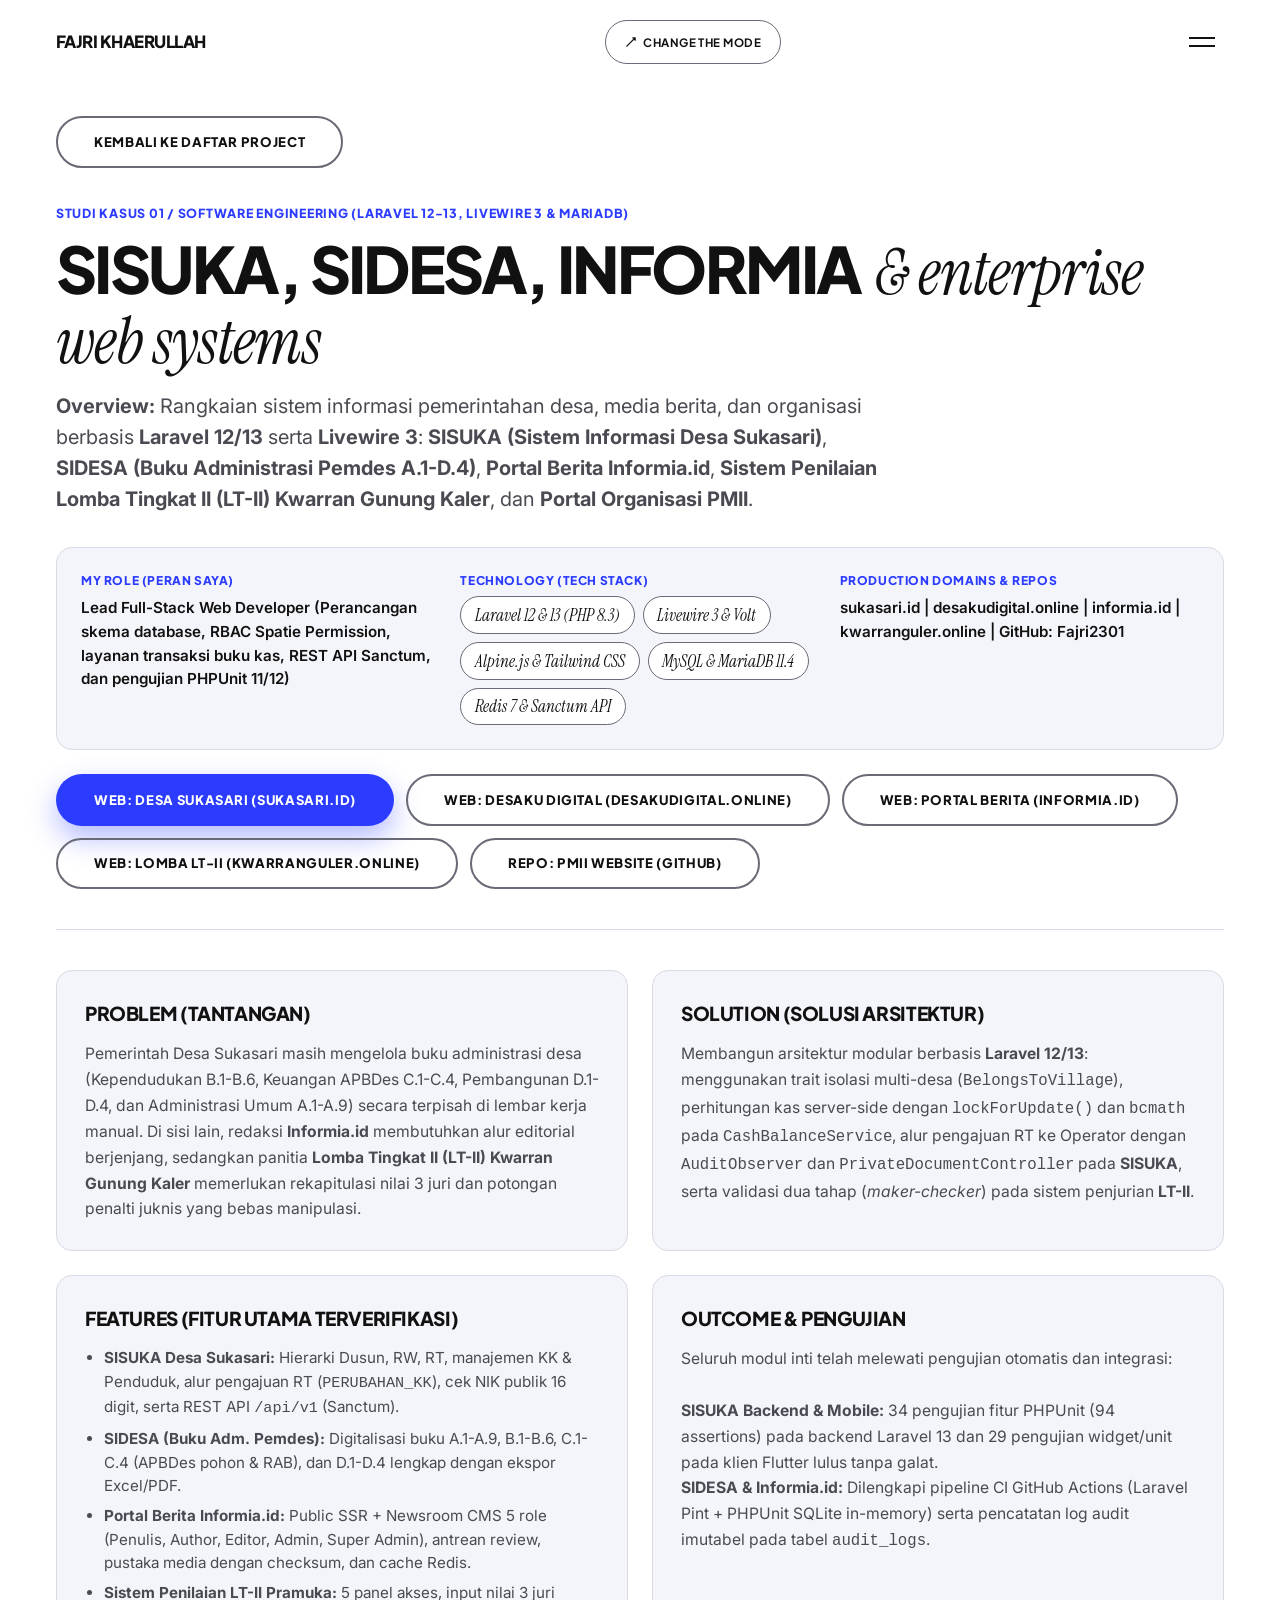
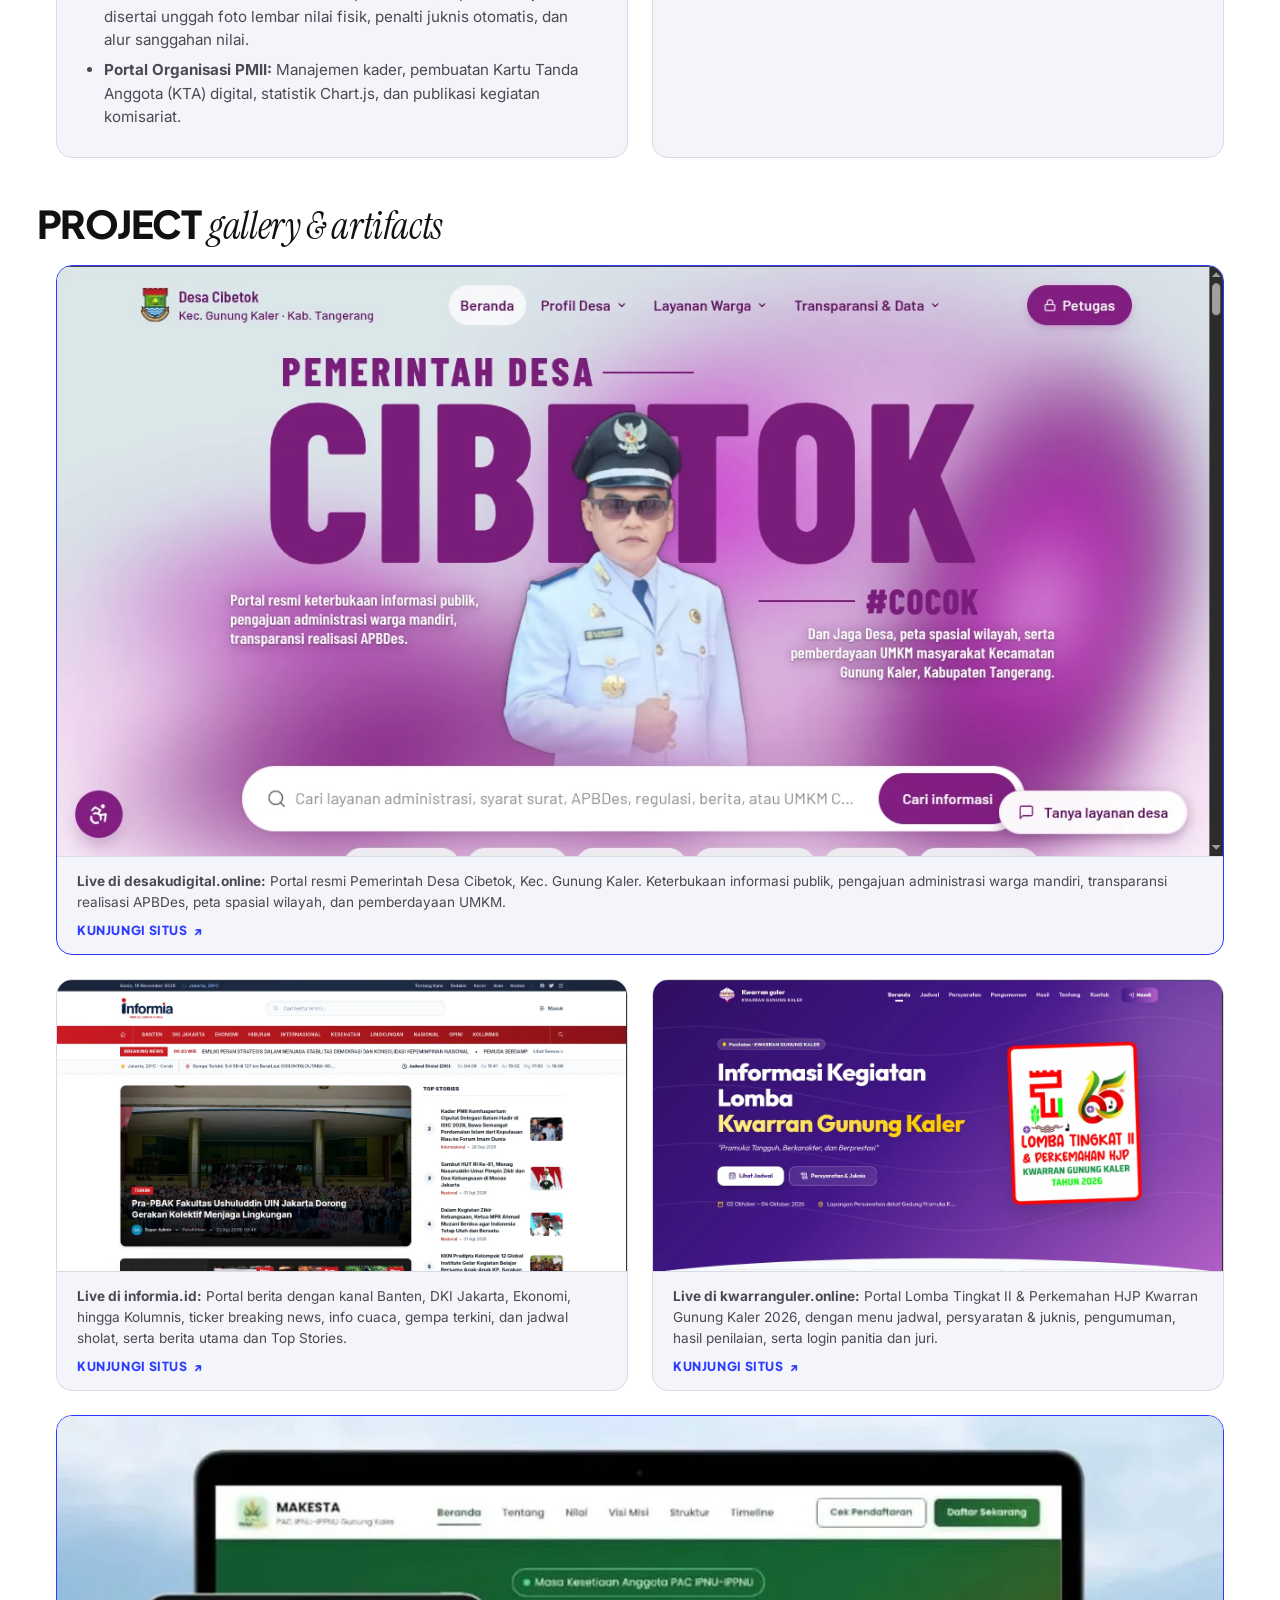
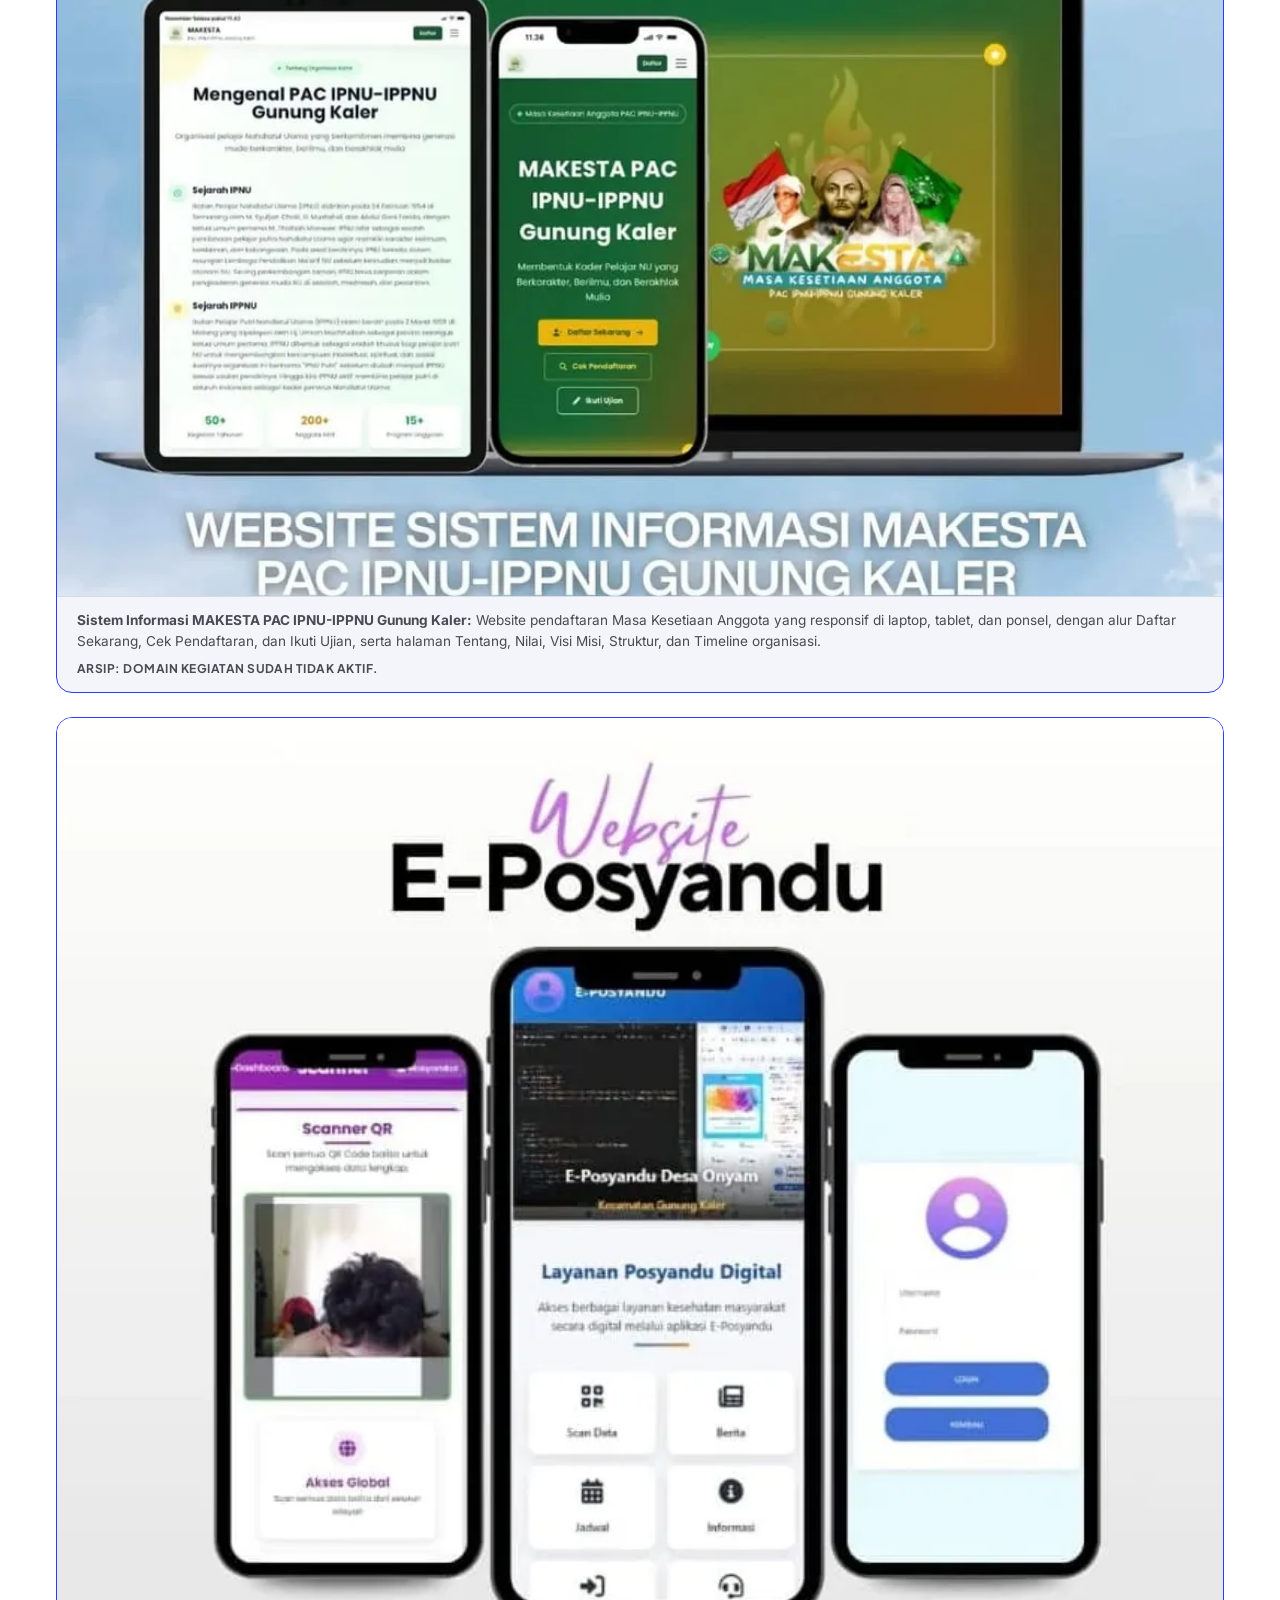
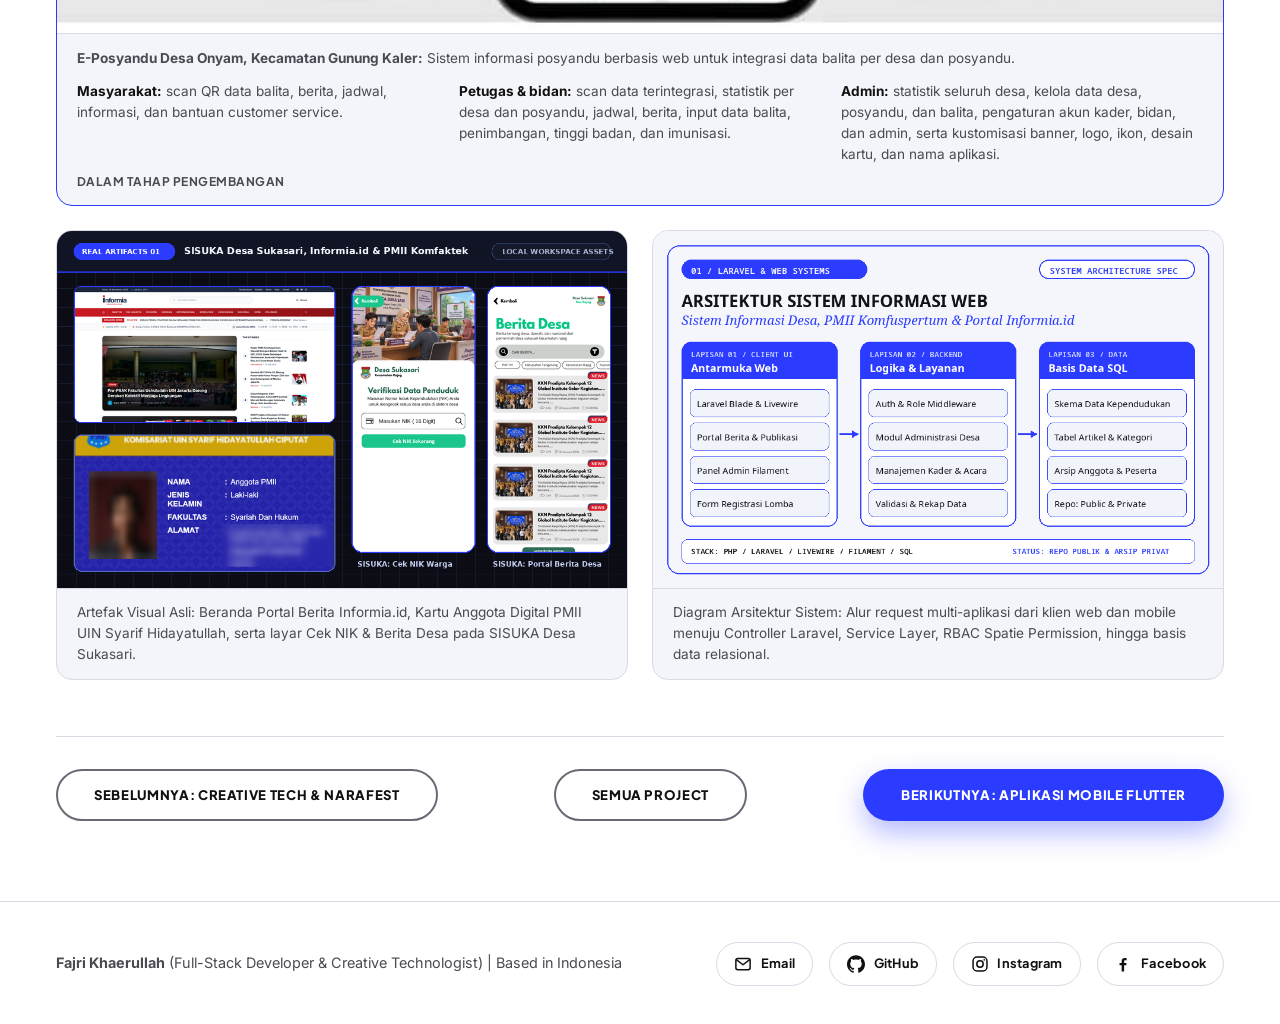
<file: projects/project-1.html>
<!DOCTYPE html>
<html lang="id" data-theme="light">
<head>
  <meta charset="UTF-8">
  <meta name="viewport" content="width=device-width, initial-scale=1.0">
  <meta name="description" content="Studi kasus pengembangan Sistem Informasi Desa, Portal Organisasi PMII, dan Web Platform oleh Fajri Khaerullah.">
  <title>Sistem Informasi Desa &amp; Portal Web | Fajri Khaerullah</title>
  <link rel="icon" href="data:image/svg+xml,%3Csvg xmlns='http://www.w3.org/2000/svg' viewBox='0 0 32 32'%3E%3Crect width='32' height='32' rx='8' fill='%232B3BFF'/%3E%3Ctext x='50%25' y='55%25' dominant-baseline='middle' text-anchor='middle' fill='%23FFFFFF' font-family='sans-serif' font-size='15' font-weight='800'%3EFK%3C/text%3E%3C/svg%3E">
  <script>
    /* Pasang tema sebelum render agar tidak ada kilatan putih di dark mode. Key harus sama dengan js/theme.js. */
    (function () {
      var theme = null;
      try { theme = localStorage.getItem("fajri_portfolio_theme"); } catch (e) {}
      if (theme !== "dark" && theme !== "light") {
        theme = window.matchMedia && window.matchMedia("(prefers-color-scheme: dark)").matches ? "dark" : "light";
      }
      document.documentElement.setAttribute("data-theme", theme);
      /* Animasi intro hanya aktif bila pengguna tidak memilih "kurangi gerakan". */
      if (!(window.matchMedia && window.matchMedia("(prefers-reduced-motion: reduce)").matches)) {
        document.documentElement.classList.add("motion-ok");
      }
    })();
  </script>
  <link rel="preconnect" href="https://fonts.googleapis.com">
  <link rel="preconnect" href="https://fonts.gstatic.com" crossorigin>
  <link href="https://fonts.googleapis.com/css2?family=Instrument+Serif:ital@0;1&amp;family=Inter:wght@400;500;600;700&amp;family=Plus+Jakarta+Sans:wght@700;800&amp;display=swap" rel="stylesheet">
  <link rel="stylesheet" href="../css/base.css?v=20261116b">
  <link rel="stylesheet" href="../css/layout.css?v=20261116b">
  <link rel="stylesheet" href="../css/components.css?v=20261116b">
  <link rel="stylesheet" href="../css/project.css?v=20261116b">
  <link rel="stylesheet" href="../css/motion.css?v=20261116b">
</head>
<body>
  <a href="#main-content" class="skip-link">Lewati ke konten utama</a>
  <div class="scroll-progress" aria-hidden="true"></div>

  <header class="site-header">
    <div class="container header-bar">
      <a href="../index.html" class="site-logo">FAJRI KHAERULLAH</a>

      <div class="header-center">
        <button type="button" id="mode-toggle-btn" class="mode-toggle-pill" aria-pressed="false" aria-label="Change the Mode (Ganti tema gelap atau terang)">
          <svg class="mode-toggle-icon" viewBox="0 0 16 16" fill="none" aria-hidden="true">
            <path d="M2.5 13.5L13.5 2.5M10.5 2.5H13.5V5.5" stroke="currentColor" stroke-width="1.8" stroke-linecap="round" stroke-linejoin="round"/>
          </svg>
          <span>Change the Mode</span>
        </button>
      </div>

      <button type="button" id="hamburger-btn" class="hamburger-btn" aria-expanded="false" aria-controls="menu-overlay" aria-label="Buka menu navigasi">
        <span class="hamburger-line"></span>
        <span class="hamburger-line"></span>
      </button>
    </div>
  </header>

  <div id="menu-overlay" class="menu-overlay" aria-hidden="true" role="dialog" aria-modal="true" aria-label="Menu Navigasi Utama">
    <div class="menu-overlay-top">
      <span class="site-logo">FAJRI KHAERULLAH</span>
      <button type="button" id="menu-close-btn" class="menu-close-btn" aria-label="Tutup menu navigasi">
        Close (Esc)
      </button>
    </div>

    <nav class="menu-nav" aria-label="Tautan bagian halaman">
      <ul class="menu-nav-list">
        <li>
          <a href="../index.html#hero" class="menu-nav-link">
            <span class="display-bold">01</span>
            <span class="serif-italic">Home</span>
          </a>
        </li>
        <li>
          <a href="../index.html#skills" class="menu-nav-link">
            <span class="display-bold">02</span>
            <span class="serif-italic">Skills &amp; Stack</span>
          </a>
        </li>
        <li>
          <a href="../index.html#about" class="menu-nav-link">
            <span class="display-bold">03</span>
            <span class="serif-italic">About &amp; Pillars</span>
          </a>
        </li>
        <li>
          <a href="../index.html#projects" class="menu-nav-link">
            <span class="display-bold">04</span>
            <span class="serif-italic">Selected projects</span>
          </a>
        </li>
        <li>
          <a href="#contact" class="menu-nav-link">
            <span class="display-bold">05</span>
            <span class="serif-italic">Contact</span>
          </a>
        </li>
      </ul>
    </nav>

    <div class="menu-overlay-footer">
      <span>Fajri Khaerullah (Full-Stack Developer &amp; Creative Technologist)</span>
      <ul class="social-icons" aria-label="Kontak dan media sosial">
        <li><a href="mailto:fajrisantuy23@gmail.com" class="social-icon-btn" aria-label="Kirim email ke fajrisantuy23@gmail.com" title="Kirim email ke fajrisantuy23@gmail.com"><svg class="social-icon" width="18" height="18" viewBox="0 0 24 24" fill="none" stroke="currentColor" stroke-width="2" stroke-linecap="round" stroke-linejoin="round" aria-hidden="true" focusable="false"><rect x="2.5" y="4.5" width="19" height="15" rx="2.5"/><path d="m3.5 6.5 8.5 6.5 8.5-6.5"/></svg></a></li>
        <li><a href="https://github.com/Fajri2301" class="social-icon-btn" aria-label="GitHub @Fajri2301" title="GitHub @Fajri2301" target="_blank" rel="noopener noreferrer"><svg class="social-icon" width="18" height="18" viewBox="0 0 24 24" fill="currentColor" aria-hidden="true" focusable="false"><path d="M12 .297c-6.63 0-12 5.373-12 12 0 5.303 3.438 9.8 8.205 11.385.6.113.82-.258.82-.577 0-.285-.01-1.04-.015-2.04-3.338.724-4.042-1.61-4.042-1.61C4.422 18.07 3.633 17.7 3.633 17.7c-1.087-.744.084-.729.084-.729 1.205.084 1.838 1.236 1.838 1.236 1.07 1.835 2.809 1.305 3.495.998.108-.776.417-1.305.76-1.605-2.665-.3-5.466-1.332-5.466-5.93 0-1.31.465-2.38 1.235-3.22-.135-.303-.54-1.523.105-3.176 0 0 1.005-.322 3.3 1.23.96-.267 1.98-.399 3-.405 1.02.006 2.04.138 3 .405 2.28-1.552 3.285-1.23 3.285-1.23.645 1.653.24 2.873.12 3.176.765.84 1.23 1.91 1.23 3.22 0 4.61-2.805 5.625-5.475 5.92.42.36.81 1.096.81 2.22 0 1.606-.015 2.896-.015 3.286 0 .315.21.69.825.57C20.565 22.092 24 17.592 24 12.297c0-6.627-5.373-12-12-12"/></svg></a></li>
        <li><a href="https://instagram.com/fajrikhaerullah23" class="social-icon-btn" aria-label="Instagram @fajrikhaerullah23" title="Instagram @fajrikhaerullah23" target="_blank" rel="noopener noreferrer"><svg class="social-icon" width="18" height="18" viewBox="0 0 24 24" fill="none" stroke="currentColor" stroke-width="2" aria-hidden="true" focusable="false"><rect x="2.75" y="2.75" width="18.5" height="18.5" rx="5.25"/><circle cx="12" cy="12" r="4.25"/><circle cx="17.6" cy="6.4" r="1.15" fill="currentColor" stroke="none"/></svg></a></li>
        <li><a href="https://www.facebook.com/share/1CyBPNU9N8/" class="social-icon-btn" aria-label="Facebook Fajri Khaerullah" title="Facebook Fajri Khaerullah" target="_blank" rel="noopener noreferrer"><svg class="social-icon" width="18" height="18" viewBox="0 0 24 24" fill="currentColor" aria-hidden="true" focusable="false"><path d="M13.5 22v-8.2h2.8l.42-3.2H13.5V8.56c0-.93.26-1.56 1.6-1.56h1.7V4.14c-.3-.04-1.3-.13-2.48-.13-2.46 0-4.14 1.5-4.14 4.25v2.35H7.4v3.2h2.78V22h3.32z"/></svg></a></li>
      </ul>
    </div>
  </div>

  <main id="main-content" class="project-page-main">
    <div class="container">
      <div class="project-back-row">
        <a href="../index.html#projects" class="btn-pill btn-pill--outline">Kembali ke Daftar Project</a>
      </div>

      <header class="project-hero">
        <span class="project-badge">STUDI KASUS 01 / SOFTWARE ENGINEERING (LARAVEL 12-13, LIVEWIRE 3 &amp; MARIADB)</span>
        <h1 class="project-page-title heading-mixed">
          <span class="display-bold">SISUKA, SIDESA, INFORMIA</span>
          <span class="serif-italic">&amp; enterprise web systems</span>
        </h1>
        <p class="project-page-summary">
          <strong>Overview:</strong> Rangkaian sistem informasi pemerintahan desa, media berita, dan organisasi berbasis <strong>Laravel 12/13</strong> serta <strong>Livewire 3</strong>: <strong>SISUKA (Sistem Informasi Desa Sukasari)</strong>, <strong>SIDESA (Buku Administrasi Pemdes A.1-D.4)</strong>, <strong>Portal Berita Informia.id</strong>, <strong>Sistem Penilaian Lomba Tingkat II (LT-II) Kwarran Gunung Kaler</strong>, dan <strong>Portal Organisasi PMII</strong>.
        </p>

        <div class="project-meta-grid">
          <div class="project-meta-item">
            <span class="project-meta-label">My Role (Peran Saya)</span>
            <p class="project-meta-value">Lead Full-Stack Web Developer (Perancangan skema database, RBAC Spatie Permission, layanan transaksi buku kas, REST API Sanctum, dan pengujian PHPUnit 11/12)</p>
          </div>

          <div class="project-meta-item">
            <span class="project-meta-label">Technology (Tech Stack)</span>
            <ul class="project-stack-list" aria-label="Teknologi Project 1">
              <li class="project-stack-chip">Laravel 12 &amp; 13 (PHP 8.3)</li>
              <li class="project-stack-chip">Livewire 3 &amp; Volt</li>
              <li class="project-stack-chip">Alpine.js &amp; Tailwind CSS</li>
              <li class="project-stack-chip">MySQL &amp; MariaDB 11.4</li>
              <li class="project-stack-chip">Redis 7 &amp; Sanctum API</li>
            </ul>
          </div>

          <div class="project-meta-item">
            <span class="project-meta-label">Production Domains &amp; Repos</span>
            <p class="project-meta-value">sukasari.id | desakudigital.online | informia.id | kwarranguler.online | GitHub: Fajri2301</p>
          </div>
        </div>

        <div class="project-external-links">
          <a href="https://sukasari.id" target="_blank" rel="noopener noreferrer" class="btn-pill btn-pill--blue">Web: Desa Sukasari (sukasari.id)</a>
          <a href="https://desakudigital.online" target="_blank" rel="noopener noreferrer" class="btn-pill btn-pill--outline">Web: Desaku Digital (desakudigital.online)</a>
          <a href="https://informia.id" target="_blank" rel="noopener noreferrer" class="btn-pill btn-pill--outline">Web: Portal Berita (informia.id)</a>
          <a href="https://kwarranguler.online" target="_blank" rel="noopener noreferrer" class="btn-pill btn-pill--outline">Web: Lomba LT-II (kwarranguler.online)</a>
          <a href="https://github.com/Fajri2301/pmii-uin-jakarta-website" target="_blank" rel="noopener noreferrer" class="btn-pill btn-pill--outline">Repo: PMII Website (GitHub)</a>
        </div>
      </header>

      <section class="project-case-grid" aria-label="Problem, Solution, Features, dan Outcome">
        <article class="project-case-box" data-reveal style="--d: 0;">
          <h2 class="project-case-title">Problem (Tantangan)</h2>
          <p class="project-case-text">
            Pemerintah Desa Sukasari masih mengelola buku administrasi desa (Kependudukan B.1-B.6, Keuangan APBDes C.1-C.4, Pembangunan D.1-D.4, dan Administrasi Umum A.1-A.9) secara terpisah di lembar kerja manual. Di sisi lain, redaksi <strong>Informia.id</strong> membutuhkan alur editorial berjenjang, sedangkan panitia <strong>Lomba Tingkat II (LT-II) Kwarran Gunung Kaler</strong> memerlukan rekapitulasi nilai 3 juri dan potongan penalti juknis yang bebas manipulasi.
          </p>
        </article>

        <article class="project-case-box" data-reveal style="--d: 1;">
          <h2 class="project-case-title">Solution (Solusi Arsitektur)</h2>
          <p class="project-case-text">
            Membangun arsitektur modular berbasis <strong>Laravel 12/13</strong>: menggunakan trait isolasi multi-desa (<code>BelongsToVillage</code>), perhitungan kas server-side dengan <code>lockForUpdate()</code> dan <code>bcmath</code> pada <code>CashBalanceService</code>, alur pengajuan RT ke Operator dengan <code>AuditObserver</code> dan <code>PrivateDocumentController</code> pada <strong>SISUKA</strong>, serta validasi dua tahap (<em>maker-checker</em>) pada sistem penjurian <strong>LT-II</strong>.
          </p>
        </article>

        <article class="project-case-box" data-reveal style="--d: 0;">
          <h2 class="project-case-title">Features (Fitur Utama Terverifikasi)</h2>
          <ul class="project-feature-list">
            <li><strong>SISUKA Desa Sukasari:</strong> Hierarki Dusun, RW, RT, manajemen KK &amp; Penduduk, alur pengajuan RT (<code>PERUBAHAN_KK</code>), cek NIK publik 16 digit, serta REST API <code>/api/v1</code> (Sanctum).</li>
            <li><strong>SIDESA (Buku Adm. Pemdes):</strong> Digitalisasi buku A.1-A.9, B.1-B.6, C.1-C.4 (APBDes pohon &amp; RAB), dan D.1-D.4 lengkap dengan ekspor Excel/PDF.</li>
            <li><strong>Portal Berita Informia.id:</strong> Public SSR + Newsroom CMS 5 role (Penulis, Author, Editor, Admin, Super Admin), antrean review, pustaka media dengan checksum, dan cache Redis.</li>
            <li><strong>Sistem Penilaian LT-II Pramuka:</strong> 5 panel akses, input nilai 3 juri disertai unggah foto lembar nilai fisik, penalti juknis otomatis, dan alur sanggahan nilai.</li>
            <li><strong>Portal Organisasi PMII:</strong> Manajemen kader, pembuatan Kartu Tanda Anggota (KTA) digital, statistik Chart.js, dan publikasi kegiatan komisariat.</li>
          </ul>
        </article>

        <article class="project-case-box" data-reveal style="--d: 1;">
          <h2 class="project-case-title">Outcome &amp; Pengujian</h2>
          <p class="project-case-text">
            Seluruh modul inti telah melewati pengujian otomatis dan integrasi:
            <br><br>
            <strong>SISUKA Backend &amp; Mobile:</strong> 34 pengujian fitur PHPUnit (94 assertions) pada backend Laravel 13 dan 29 pengujian widget/unit pada klien Flutter lulus tanpa galat.
            <br>
            <strong>SIDESA &amp; Informia.id:</strong> Dilengkapi pipeline CI GitHub Actions (Laravel Pint + PHPUnit SQLite in-memory) serta pencatatan log audit imutabel pada tabel <code>audit_logs</code>.
          </p>
        </article>
      </section>

      <section class="project-gallery-section" aria-labelledby="gallery-heading-1">
        <h2 id="gallery-heading-1" class="project-gallery-heading heading-mixed" data-scroll-x="40">
          <span class="display-bold">PROJECT</span>
          <span class="serif-italic">gallery &amp; artifacts</span>
        </h2>

        <div class="project-gallery-grid">
          <figure class="project-gallery-item project-gallery-item--wide" data-reveal="scale">
            <a href="https://desakudigital.online" target="_blank" rel="noopener noreferrer" class="project-gallery-link">
              <img src="../assets/img/desakudigital-cibetok.webp" alt="Tangkapan layar beranda portal Pemerintah Desa Cibetok di desakudigital.online, dengan kolom pencarian layanan administrasi, APBDes, dan UMKM" width="1280" height="648" loading="lazy">
              <figcaption class="project-gallery-caption">
                <strong>Live di desakudigital.online:</strong> Portal resmi Pemerintah Desa Cibetok, Kec. Gunung Kaler. Keterbukaan informasi publik, pengajuan administrasi warga mandiri, transparansi realisasi APBDes, peta spasial wilayah, dan pemberdayaan UMKM.
                <span class="project-gallery-cta">Kunjungi situs</span>
              </figcaption>
            </a>
          </figure>

          <figure class="project-gallery-item" data-reveal="scale" style="--d: 0;">
            <a href="https://informia.id" target="_blank" rel="noopener noreferrer" class="project-gallery-link">
              <img src="../assets/img/informia-id.webp" alt="Tangkapan layar beranda portal berita Informia.id: menu kanal berita, breaking news, info cuaca, gempa, dan jadwal sholat, berita utama, serta daftar Top Stories" width="1267" height="648" loading="lazy">
              <figcaption class="project-gallery-caption">
                <strong>Live di informia.id:</strong> Portal berita dengan kanal Banten, DKI Jakarta, Ekonomi, hingga Kolumnis, ticker breaking news, info cuaca, gempa terkini, dan jadwal sholat, serta berita utama dan Top Stories.
                <span class="project-gallery-cta">Kunjungi situs</span>
              </figcaption>
            </a>
          </figure>

          <figure class="project-gallery-item" data-reveal="scale" style="--d: 1;">
            <a href="https://kwarranguler.online" target="_blank" rel="noopener noreferrer" class="project-gallery-link">
              <img src="../assets/img/kwarranguler.webp" alt="Tangkapan layar beranda kwarranguler.online: Informasi Kegiatan Lomba Kwarran Gunung Kaler dengan poster Lomba Tingkat II dan Perkemahan HJP 2026" width="1267" height="648" loading="lazy">
              <figcaption class="project-gallery-caption">
                <strong>Live di kwarranguler.online:</strong> Portal Lomba Tingkat II &amp; Perkemahan HJP Kwarran Gunung Kaler 2026, dengan menu jadwal, persyaratan &amp; juknis, pengumuman, hasil penilaian, serta login panitia dan juri.
                <span class="project-gallery-cta">Kunjungi situs</span>
              </figcaption>
            </a>
          </figure>

          <figure class="project-gallery-item project-gallery-item--wide" data-reveal="scale">
            <img src="../assets/img/makesta-ipnu-ippnu.webp" alt="Mockup website Sistem Informasi MAKESTA PAC IPNU-IPPNU Gunung Kaler di laptop, tablet, dan ponsel: beranda Masa Kesetiaan Anggota dengan tombol Daftar Sekarang, Cek Pendaftaran, dan Ikuti Ujian, serta halaman sejarah organisasi" width="1065" height="712" loading="lazy">
            <figcaption class="project-gallery-caption">
              <strong>Sistem Informasi MAKESTA PAC IPNU-IPPNU Gunung Kaler:</strong> Website pendaftaran Masa Kesetiaan Anggota yang responsif di laptop, tablet, dan ponsel, dengan alur Daftar Sekarang, Cek Pendaftaran, dan Ikuti Ujian, serta halaman Tentang, Nilai, Visi Misi, Struktur, dan Timeline organisasi.
              <span class="project-gallery-note">Arsip: domain kegiatan sudah tidak aktif.</span>
            </figcaption>
          </figure>

          <figure class="project-gallery-item project-gallery-item--wide" data-reveal="scale">
            <img src="../assets/img/e-posyandu.webp" alt="Mockup website E-Posyandu Desa Onyam di tiga ponsel: halaman Scanner QR data balita, beranda Layanan Posyandu Digital dengan menu Scan Data, Berita, Jadwal, dan Informasi, serta halaman login" width="780" height="612" loading="lazy">
            <figcaption class="project-gallery-caption">
              <strong>E-Posyandu Desa Onyam, Kecamatan Gunung Kaler:</strong> Sistem informasi posyandu berbasis web untuk integrasi data balita per desa dan posyandu.
              <span class="project-gallery-roles">
                <span><b>Masyarakat:</b> scan QR data balita, berita, jadwal, informasi, dan bantuan customer service.</span>
                <span><b>Petugas &amp; bidan:</b> scan data terintegrasi, statistik per desa dan posyandu, jadwal, berita, input data balita, penimbangan, tinggi badan, dan imunisasi.</span>
                <span><b>Admin:</b> statistik seluruh desa, kelola data desa, posyandu, dan balita, pengaturan akun kader, bidan, dan admin, serta kustomisasi banner, logo, ikon, desain kartu, dan nama aplikasi.</span>
              </span>
              <span class="project-gallery-note">Dalam tahap pengembangan</span>
            </figcaption>
          </figure>

          <figure class="project-gallery-item" data-reveal="scale" style="--d: 0;">
            <img src="../assets/img/project-1-real.png" alt="Tangkapan layar asli aplikasi SISUKA Desa Sukasari, Portal Berita Informia.id, dan Kartu Anggota PMII" width="960" height="600">
            <figcaption class="project-gallery-caption">Artefak Visual Asli: Beranda Portal Berita Informia.id, Kartu Anggota Digital PMII UIN Syarif Hidayatullah, serta layar Cek NIK &amp; Berita Desa pada SISUKA Desa Sukasari.</figcaption>
          </figure>

          <figure class="project-gallery-item" data-reveal="scale" style="--d: 1;">
            <img src="../assets/img/project-1.png" alt="Diagram arsitektur teknis Sistem Informasi Desa, Portal PMII, dan Informia.id" width="960" height="600">
            <figcaption class="project-gallery-caption">Diagram Arsitektur Sistem: Alur request multi-aplikasi dari klien web dan mobile menuju Controller Laravel, Service Layer, RBAC Spatie Permission, hingga basis data relasional.</figcaption>
          </figure>
        </div>
      </section>

      <nav class="project-pager" data-reveal aria-label="Navigasi antar project">
        <a href="project-3.html" class="btn-pill btn-pill--outline">Sebelumnya: Creative Tech &amp; NARAFEST</a>
        <a href="../index.html#projects" class="btn-pill btn-pill--outline">Semua Project</a>
        <a href="project-2.html" class="btn-pill btn-pill--blue">Berikutnya: Aplikasi Mobile Flutter</a>
      </nav>
    </div>
  </main>

  <footer id="contact" class="site-footer">
    <div class="container footer-inner">
      <div>
        <strong>Fajri Khaerullah</strong> (Full-Stack Developer &amp; Creative Technologist) | Based in Indonesia
      </div>
      <ul class="footer-links" aria-label="Kontak dan media sosial Fajri Khaerullah">
        <li><a href="mailto:fajrisantuy23@gmail.com" class="social-link social-link--email" title="Kirim email ke fajrisantuy23@gmail.com"><svg class="social-icon" width="18" height="18" viewBox="0 0 24 24" fill="none" stroke="currentColor" stroke-width="2" stroke-linecap="round" stroke-linejoin="round" aria-hidden="true" focusable="false"><rect x="2.5" y="4.5" width="19" height="15" rx="2.5"/><path d="m3.5 6.5 8.5 6.5 8.5-6.5"/></svg><span>Email</span></a></li>
        <li><a href="https://github.com/Fajri2301" class="social-link social-link--github" title="GitHub @Fajri2301" target="_blank" rel="noopener noreferrer"><svg class="social-icon" width="18" height="18" viewBox="0 0 24 24" fill="currentColor" aria-hidden="true" focusable="false"><path d="M12 .297c-6.63 0-12 5.373-12 12 0 5.303 3.438 9.8 8.205 11.385.6.113.82-.258.82-.577 0-.285-.01-1.04-.015-2.04-3.338.724-4.042-1.61-4.042-1.61C4.422 18.07 3.633 17.7 3.633 17.7c-1.087-.744.084-.729.084-.729 1.205.084 1.838 1.236 1.838 1.236 1.07 1.835 2.809 1.305 3.495.998.108-.776.417-1.305.76-1.605-2.665-.3-5.466-1.332-5.466-5.93 0-1.31.465-2.38 1.235-3.22-.135-.303-.54-1.523.105-3.176 0 0 1.005-.322 3.3 1.23.96-.267 1.98-.399 3-.405 1.02.006 2.04.138 3 .405 2.28-1.552 3.285-1.23 3.285-1.23.645 1.653.24 2.873.12 3.176.765.84 1.23 1.91 1.23 3.22 0 4.61-2.805 5.625-5.475 5.92.42.36.81 1.096.81 2.22 0 1.606-.015 2.896-.015 3.286 0 .315.21.69.825.57C20.565 22.092 24 17.592 24 12.297c0-6.627-5.373-12-12-12"/></svg><span>GitHub</span></a></li>
        <li><a href="https://instagram.com/fajrikhaerullah23" class="social-link social-link--instagram" title="Instagram @fajrikhaerullah23" target="_blank" rel="noopener noreferrer"><svg class="social-icon" width="18" height="18" viewBox="0 0 24 24" fill="none" stroke="currentColor" stroke-width="2" aria-hidden="true" focusable="false"><rect x="2.75" y="2.75" width="18.5" height="18.5" rx="5.25"/><circle cx="12" cy="12" r="4.25"/><circle cx="17.6" cy="6.4" r="1.15" fill="currentColor" stroke="none"/></svg><span>Instagram</span></a></li>
        <li><a href="https://www.facebook.com/share/1CyBPNU9N8/" class="social-link social-link--facebook" title="Facebook Fajri Khaerullah" target="_blank" rel="noopener noreferrer"><svg class="social-icon" width="18" height="18" viewBox="0 0 24 24" fill="currentColor" aria-hidden="true" focusable="false"><path d="M13.5 22v-8.2h2.8l.42-3.2H13.5V8.56c0-.93.26-1.56 1.6-1.56h1.7V4.14c-.3-.04-1.3-.13-2.48-.13-2.46 0-4.14 1.5-4.14 4.25v2.35H7.4v3.2h2.78V22h3.32z"/></svg><span>Facebook</span></a></li>
      </ul>
    </div>
  </footer>

  <script src="../js/theme.js?v=20261116b"></script>
  <script src="../js/menu.js?v=20261116b"></script>
  <script src="../js/motion.js?v=20261116b"></script>
  <script src="../js/main.js?v=20261116b"></script>
</body>
</html>
</file>
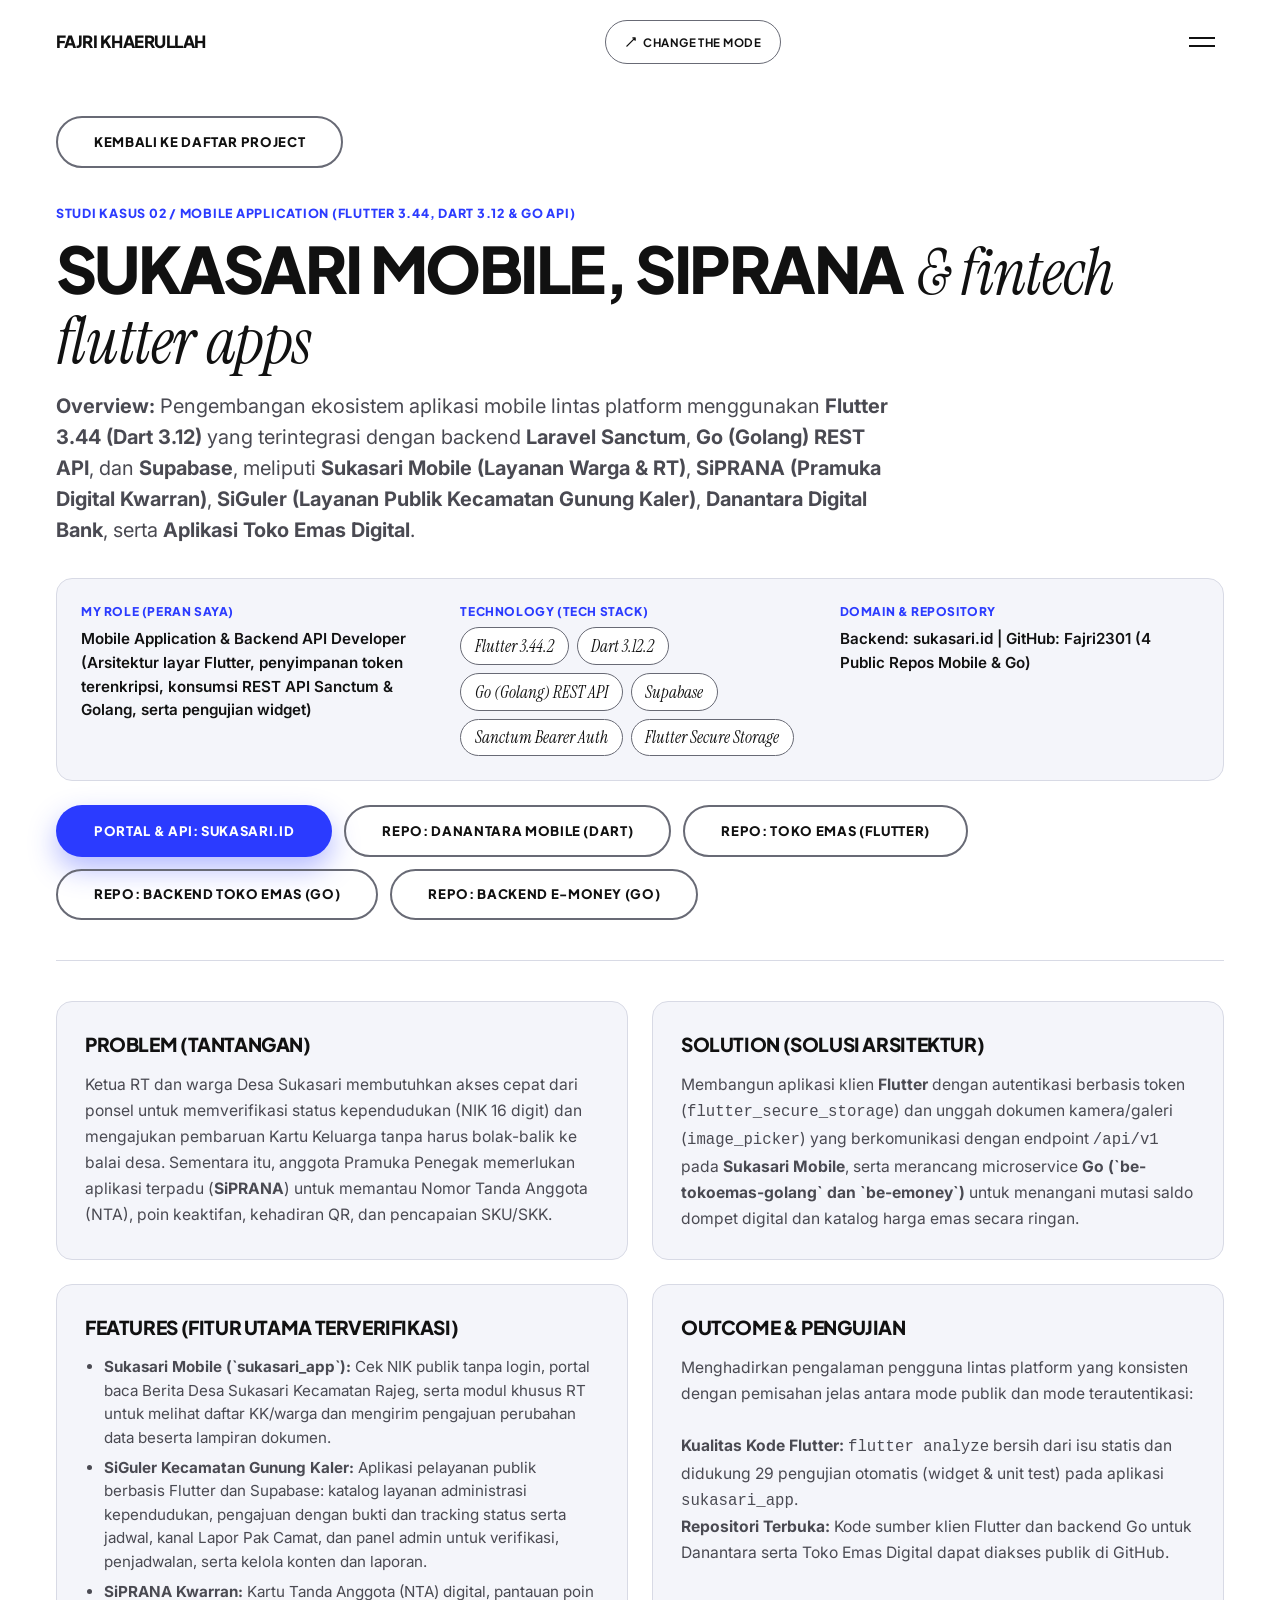
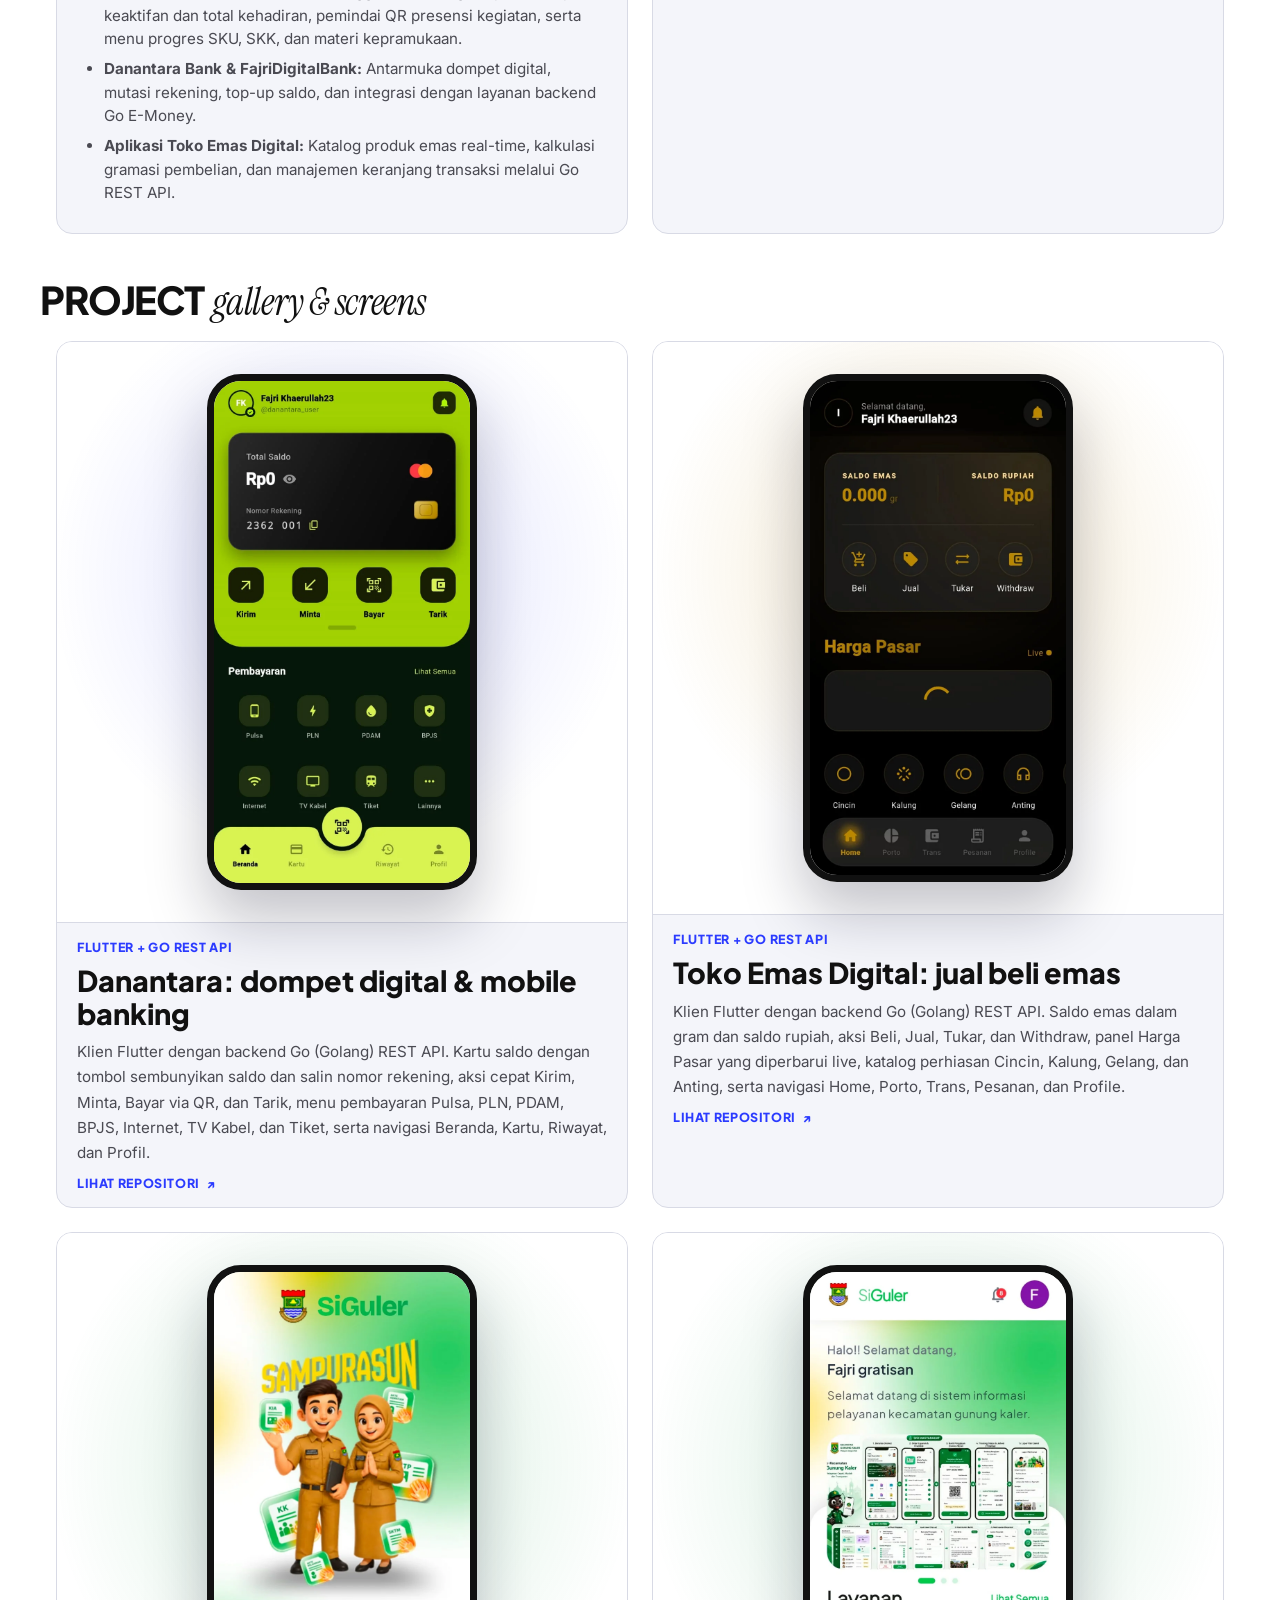
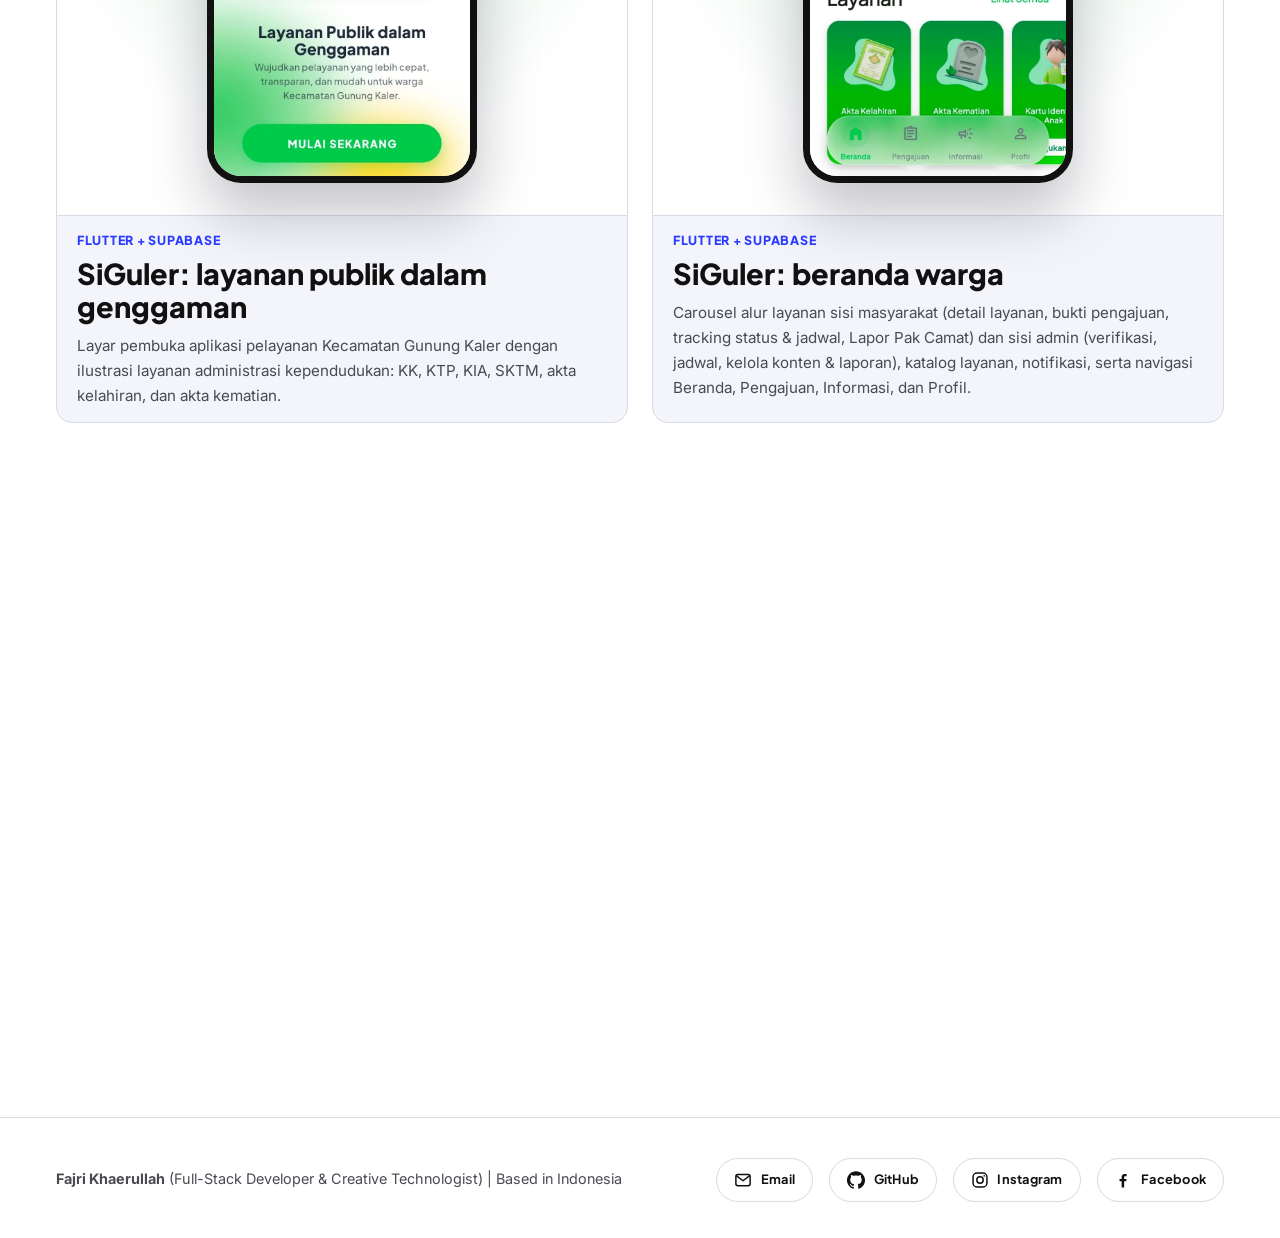
<file: projects/project-2.html>
<!DOCTYPE html>
<html lang="id" data-theme="light">
<head>
  <meta charset="UTF-8">
  <meta name="viewport" content="width=device-width, initial-scale=1.0">
  <meta name="description" content="Studi kasus pengembangan Aplikasi Mobile Flutter Danantara Bank, Toko Emas Digital, dan Sistem Desa Suka Sari oleh Fajri Khaerullah.">
  <title>Danantara Bank, Toko Emas &amp; Flutter Apps | Fajri Khaerullah</title>
  <link rel="icon" href="data:image/svg+xml,%3Csvg xmlns='http://www.w3.org/2000/svg' viewBox='0 0 32 32'%3E%3Crect width='32' height='32' rx='8' fill='%232B3BFF'/%3E%3Ctext x='50%25' y='55%25' dominant-baseline='middle' text-anchor='middle' fill='%23FFFFFF' font-family='sans-serif' font-size='15' font-weight='800'%3EFK%3C/text%3E%3C/svg%3E">
  <script>
    /* Pasang tema sebelum render agar tidak ada kilatan putih di dark mode. Key harus sama dengan js/theme.js. */
    (function () {
      var theme = null;
      try { theme = localStorage.getItem("fajri_portfolio_theme"); } catch (e) {}
      if (theme !== "dark" && theme !== "light") {
        theme = window.matchMedia && window.matchMedia("(prefers-color-scheme: dark)").matches ? "dark" : "light";
      }
      document.documentElement.setAttribute("data-theme", theme);
      /* Animasi intro hanya aktif bila pengguna tidak memilih "kurangi gerakan". */
      if (!(window.matchMedia && window.matchMedia("(prefers-reduced-motion: reduce)").matches)) {
        document.documentElement.classList.add("motion-ok");
      }
    })();
  </script>
  <link rel="preconnect" href="https://fonts.googleapis.com">
  <link rel="preconnect" href="https://fonts.gstatic.com" crossorigin>
  <link href="https://fonts.googleapis.com/css2?family=Instrument+Serif:ital@0;1&amp;family=Inter:wght@400;500;600;700&amp;family=Plus+Jakarta+Sans:wght@700;800&amp;display=swap" rel="stylesheet">
  <link rel="stylesheet" href="../css/base.css?v=20261116b">
  <link rel="stylesheet" href="../css/layout.css?v=20261116b">
  <link rel="stylesheet" href="../css/components.css?v=20261116b">
  <link rel="stylesheet" href="../css/project.css?v=20261116b">
  <link rel="stylesheet" href="../css/motion.css?v=20261116b">
</head>
<body>
  <a href="#main-content" class="skip-link">Lewati ke konten utama</a>
  <div class="scroll-progress" aria-hidden="true"></div>

  <header class="site-header">
    <div class="container header-bar">
      <a href="../index.html" class="site-logo">FAJRI KHAERULLAH</a>

      <div class="header-center">
        <button type="button" id="mode-toggle-btn" class="mode-toggle-pill" aria-pressed="false" aria-label="Change the Mode (Ganti tema gelap atau terang)">
          <svg class="mode-toggle-icon" viewBox="0 0 16 16" fill="none" aria-hidden="true">
            <path d="M2.5 13.5L13.5 2.5M10.5 2.5H13.5V5.5" stroke="currentColor" stroke-width="1.8" stroke-linecap="round" stroke-linejoin="round"/>
          </svg>
          <span>Change the Mode</span>
        </button>
      </div>

      <button type="button" id="hamburger-btn" class="hamburger-btn" aria-expanded="false" aria-controls="menu-overlay" aria-label="Buka menu navigasi">
        <span class="hamburger-line"></span>
        <span class="hamburger-line"></span>
      </button>
    </div>
  </header>

  <div id="menu-overlay" class="menu-overlay" aria-hidden="true" role="dialog" aria-modal="true" aria-label="Menu Navigasi Utama">
    <div class="menu-overlay-top">
      <span class="site-logo">FAJRI KHAERULLAH</span>
      <button type="button" id="menu-close-btn" class="menu-close-btn" aria-label="Tutup menu navigasi">
        Close (Esc)
      </button>
    </div>

    <nav class="menu-nav" aria-label="Tautan bagian halaman">
      <ul class="menu-nav-list">
        <li>
          <a href="../index.html#hero" class="menu-nav-link">
            <span class="display-bold">01</span>
            <span class="serif-italic">Home</span>
          </a>
        </li>
        <li>
          <a href="../index.html#skills" class="menu-nav-link">
            <span class="display-bold">02</span>
            <span class="serif-italic">Skills &amp; Stack</span>
          </a>
        </li>
        <li>
          <a href="../index.html#about" class="menu-nav-link">
            <span class="display-bold">03</span>
            <span class="serif-italic">About &amp; Pillars</span>
          </a>
        </li>
        <li>
          <a href="../index.html#projects" class="menu-nav-link">
            <span class="display-bold">04</span>
            <span class="serif-italic">Selected projects</span>
          </a>
        </li>
        <li>
          <a href="#contact" class="menu-nav-link">
            <span class="display-bold">05</span>
            <span class="serif-italic">Contact</span>
          </a>
        </li>
      </ul>
    </nav>

    <div class="menu-overlay-footer">
      <span>Fajri Khaerullah (Full-Stack Developer &amp; Creative Technologist)</span>
      <ul class="social-icons" aria-label="Kontak dan media sosial">
        <li><a href="mailto:fajrisantuy23@gmail.com" class="social-icon-btn" aria-label="Kirim email ke fajrisantuy23@gmail.com" title="Kirim email ke fajrisantuy23@gmail.com"><svg class="social-icon" width="18" height="18" viewBox="0 0 24 24" fill="none" stroke="currentColor" stroke-width="2" stroke-linecap="round" stroke-linejoin="round" aria-hidden="true" focusable="false"><rect x="2.5" y="4.5" width="19" height="15" rx="2.5"/><path d="m3.5 6.5 8.5 6.5 8.5-6.5"/></svg></a></li>
        <li><a href="https://github.com/Fajri2301" class="social-icon-btn" aria-label="GitHub @Fajri2301" title="GitHub @Fajri2301" target="_blank" rel="noopener noreferrer"><svg class="social-icon" width="18" height="18" viewBox="0 0 24 24" fill="currentColor" aria-hidden="true" focusable="false"><path d="M12 .297c-6.63 0-12 5.373-12 12 0 5.303 3.438 9.8 8.205 11.385.6.113.82-.258.82-.577 0-.285-.01-1.04-.015-2.04-3.338.724-4.042-1.61-4.042-1.61C4.422 18.07 3.633 17.7 3.633 17.7c-1.087-.744.084-.729.084-.729 1.205.084 1.838 1.236 1.838 1.236 1.07 1.835 2.809 1.305 3.495.998.108-.776.417-1.305.76-1.605-2.665-.3-5.466-1.332-5.466-5.93 0-1.31.465-2.38 1.235-3.22-.135-.303-.54-1.523.105-3.176 0 0 1.005-.322 3.3 1.23.96-.267 1.98-.399 3-.405 1.02.006 2.04.138 3 .405 2.28-1.552 3.285-1.23 3.285-1.23.645 1.653.24 2.873.12 3.176.765.84 1.23 1.91 1.23 3.22 0 4.61-2.805 5.625-5.475 5.92.42.36.81 1.096.81 2.22 0 1.606-.015 2.896-.015 3.286 0 .315.21.69.825.57C20.565 22.092 24 17.592 24 12.297c0-6.627-5.373-12-12-12"/></svg></a></li>
        <li><a href="https://instagram.com/fajrikhaerullah23" class="social-icon-btn" aria-label="Instagram @fajrikhaerullah23" title="Instagram @fajrikhaerullah23" target="_blank" rel="noopener noreferrer"><svg class="social-icon" width="18" height="18" viewBox="0 0 24 24" fill="none" stroke="currentColor" stroke-width="2" aria-hidden="true" focusable="false"><rect x="2.75" y="2.75" width="18.5" height="18.5" rx="5.25"/><circle cx="12" cy="12" r="4.25"/><circle cx="17.6" cy="6.4" r="1.15" fill="currentColor" stroke="none"/></svg></a></li>
        <li><a href="https://www.facebook.com/share/1CyBPNU9N8/" class="social-icon-btn" aria-label="Facebook Fajri Khaerullah" title="Facebook Fajri Khaerullah" target="_blank" rel="noopener noreferrer"><svg class="social-icon" width="18" height="18" viewBox="0 0 24 24" fill="currentColor" aria-hidden="true" focusable="false"><path d="M13.5 22v-8.2h2.8l.42-3.2H13.5V8.56c0-.93.26-1.56 1.6-1.56h1.7V4.14c-.3-.04-1.3-.13-2.48-.13-2.46 0-4.14 1.5-4.14 4.25v2.35H7.4v3.2h2.78V22h3.32z"/></svg></a></li>
      </ul>
    </div>
  </div>

  <main id="main-content" class="project-page-main">
    <div class="container">
      <div class="project-back-row">
        <a href="../index.html#projects" class="btn-pill btn-pill--outline">Kembali ke Daftar Project</a>
      </div>

      <header class="project-hero">
        <span class="project-badge">STUDI KASUS 02 / MOBILE APPLICATION (FLUTTER 3.44, DART 3.12 &amp; GO API)</span>
        <h1 class="project-page-title heading-mixed">
          <span class="display-bold">SUKASARI MOBILE, SIPRANA</span>
          <span class="serif-italic">&amp; fintech flutter apps</span>
        </h1>
        <p class="project-page-summary">
          <strong>Overview:</strong> Pengembangan ekosistem aplikasi mobile lintas platform menggunakan <strong>Flutter 3.44 (Dart 3.12)</strong> yang terintegrasi dengan backend <strong>Laravel Sanctum</strong>, <strong>Go (Golang) REST API</strong>, dan <strong>Supabase</strong>, meliputi <strong>Sukasari Mobile (Layanan Warga &amp; RT)</strong>, <strong>SiPRANA (Pramuka Digital Kwarran)</strong>, <strong>SiGuler (Layanan Publik Kecamatan Gunung Kaler)</strong>, <strong>Danantara Digital Bank</strong>, serta <strong>Aplikasi Toko Emas Digital</strong>.
        </p>

        <div class="project-meta-grid">
          <div class="project-meta-item">
            <span class="project-meta-label">My Role (Peran Saya)</span>
            <p class="project-meta-value">Mobile Application &amp; Backend API Developer (Arsitektur layar Flutter, penyimpanan token terenkripsi, konsumsi REST API Sanctum &amp; Golang, serta pengujian widget)</p>
          </div>

          <div class="project-meta-item">
            <span class="project-meta-label">Technology (Tech Stack)</span>
            <ul class="project-stack-list" aria-label="Teknologi Project 2">
              <li class="project-stack-chip">Flutter 3.44.2</li>
              <li class="project-stack-chip">Dart 3.12.2</li>
              <li class="project-stack-chip">Go (Golang) REST API</li>
              <li class="project-stack-chip">Supabase</li>
              <li class="project-stack-chip">Sanctum Bearer Auth</li>
              <li class="project-stack-chip">Flutter Secure Storage</li>
            </ul>
          </div>

          <div class="project-meta-item">
            <span class="project-meta-label">Domain &amp; Repository</span>
            <p class="project-meta-value">Backend: sukasari.id | GitHub: Fajri2301 (4 Public Repos Mobile &amp; Go)</p>
          </div>
        </div>

        <div class="project-external-links">
          <a href="https://sukasari.id" target="_blank" rel="noopener noreferrer" class="btn-pill btn-pill--blue">Portal &amp; API: sukasari.id</a>
          <a href="https://github.com/Fajri2301/danantatara" target="_blank" rel="noopener noreferrer" class="btn-pill btn-pill--outline">Repo: Danantara Mobile (Dart)</a>
          <a href="https://github.com/Fajri2301/uts_1123150166_tokoemasdigital" target="_blank" rel="noopener noreferrer" class="btn-pill btn-pill--outline">Repo: Toko Emas (Flutter)</a>
          <a href="https://github.com/Fajri2301/be-tokoemas-golang" target="_blank" rel="noopener noreferrer" class="btn-pill btn-pill--outline">Repo: Backend Toko Emas (Go)</a>
          <a href="https://github.com/Fajri2301/be-emoney" target="_blank" rel="noopener noreferrer" class="btn-pill btn-pill--outline">Repo: Backend E-Money (Go)</a>
        </div>
      </header>

      <section class="project-case-grid" aria-label="Problem, Solution, Features, dan Outcome">
        <article class="project-case-box" data-reveal style="--d: 0;">
          <h2 class="project-case-title">Problem (Tantangan)</h2>
          <p class="project-case-text">
            Ketua RT dan warga Desa Sukasari membutuhkan akses cepat dari ponsel untuk memverifikasi status kependudukan (NIK 16 digit) dan mengajukan pembaruan Kartu Keluarga tanpa harus bolak-balik ke balai desa. Sementara itu, anggota Pramuka Penegak memerlukan aplikasi terpadu (<strong>SiPRANA</strong>) untuk memantau Nomor Tanda Anggota (NTA), poin keaktifan, kehadiran QR, dan pencapaian SKU/SKK.
          </p>
        </article>

        <article class="project-case-box" data-reveal style="--d: 1;">
          <h2 class="project-case-title">Solution (Solusi Arsitektur)</h2>
          <p class="project-case-text">
            Membangun aplikasi klien <strong>Flutter</strong> dengan autentikasi berbasis token (<code>flutter_secure_storage</code>) dan unggah dokumen kamera/galeri (<code>image_picker</code>) yang berkomunikasi dengan endpoint <code>/api/v1</code> pada <strong>Sukasari Mobile</strong>, serta merancang microservice <strong>Go (`be-tokoemas-golang` dan `be-emoney`)</strong> untuk menangani mutasi saldo dompet digital dan katalog harga emas secara ringan.
          </p>
        </article>

        <article class="project-case-box" data-reveal style="--d: 0;">
          <h2 class="project-case-title">Features (Fitur Utama Terverifikasi)</h2>
          <ul class="project-feature-list">
            <li><strong>Sukasari Mobile (`sukasari_app`):</strong> Cek NIK publik tanpa login, portal baca Berita Desa Sukasari Kecamatan Rajeg, serta modul khusus RT untuk melihat daftar KK/warga dan mengirim pengajuan perubahan data beserta lampiran dokumen.</li>
            <li><strong>SiGuler Kecamatan Gunung Kaler:</strong> Aplikasi pelayanan publik berbasis Flutter dan Supabase: katalog layanan administrasi kependudukan, pengajuan dengan bukti dan tracking status serta jadwal, kanal Lapor Pak Camat, dan panel admin untuk verifikasi, penjadwalan, serta kelola konten dan laporan.</li>
            <li><strong>SiPRANA Kwarran:</strong> Kartu Tanda Anggota (NTA) digital, pantauan poin keaktifan dan total kehadiran, pemindai QR presensi kegiatan, serta menu progres SKU, SKK, dan materi kepramukaan.</li>
            <li><strong>Danantara Bank &amp; FajriDigitalBank:</strong> Antarmuka dompet digital, mutasi rekening, top-up saldo, dan integrasi dengan layanan backend Go E-Money.</li>
            <li><strong>Aplikasi Toko Emas Digital:</strong> Katalog produk emas real-time, kalkulasi gramasi pembelian, dan manajemen keranjang transaksi melalui Go REST API.</li>
          </ul>
        </article>

        <article class="project-case-box" data-reveal style="--d: 1;">
          <h2 class="project-case-title">Outcome &amp; Pengujian</h2>
          <p class="project-case-text">
            Menghadirkan pengalaman pengguna lintas platform yang konsisten dengan pemisahan jelas antara mode publik dan mode terautentikasi:
            <br><br>
            <strong>Kualitas Kode Flutter:</strong> <code>flutter analyze</code> bersih dari isu statis dan didukung 29 pengujian otomatis (widget &amp; unit test) pada aplikasi <code>sukasari_app</code>.
            <br>
            <strong>Repositori Terbuka:</strong> Kode sumber klien Flutter dan backend Go untuk Danantara serta Toko Emas Digital dapat diakses publik di GitHub.
          </p>
        </article>
      </section>

      <section class="project-gallery-section" aria-labelledby="gallery-heading-2">
        <h2 id="gallery-heading-2" class="project-gallery-heading heading-mixed" data-scroll-x="40">
          <span class="display-bold">PROJECT</span>
          <span class="serif-italic">gallery &amp; screens</span>
        </h2>

        <div class="project-gallery-grid">
          <figure class="project-gallery-item project-gallery-item--phone" data-reveal="scale" style="--d: 0;">
            <a href="https://github.com/Fajri2301/danantatara" target="_blank" rel="noopener noreferrer" class="project-gallery-link">
              <span class="project-phone">
                <img src="../assets/img/danantara-mobile.webp" alt="Tangkapan layar beranda aplikasi Flutter Danantara: kartu saldo dengan nomor rekening, tombol Kirim, Minta, Bayar, Tarik, dan menu pembayaran Pulsa, PLN, PDAM, BPJS, Internet, TV Kabel, serta Tiket" width="738" height="1448" loading="lazy">
              </span>
              <figcaption class="project-gallery-caption">
                <span class="project-badge">Flutter + Go REST API</span>
                <strong class="project-phone-title">Danantara: dompet digital &amp; mobile banking</strong>
                Klien Flutter dengan backend Go (Golang) REST API. Kartu saldo dengan tombol sembunyikan saldo dan salin nomor rekening, aksi cepat Kirim, Minta, Bayar via QR, dan Tarik, menu pembayaran Pulsa, PLN, PDAM, BPJS, Internet, TV Kabel, dan Tiket, serta navigasi Beranda, Kartu, Riwayat, dan Profil.
                <span class="project-gallery-cta">Lihat repositori</span>
              </figcaption>
            </a>
          </figure>

          <figure class="project-gallery-item project-gallery-item--phone" data-reveal="scale" style="--d: 1;">
            <a href="https://github.com/Fajri2301/uts_1123150166_tokoemasdigital" target="_blank" rel="noopener noreferrer" class="project-gallery-link">
              <span class="project-phone project-phone--gold">
                <img src="../assets/img/toko-emas-mobile.webp" alt="Tangkapan layar beranda aplikasi Flutter Toko Emas Digital: saldo emas dalam gram dan saldo rupiah, tombol Beli, Jual, Tukar, Withdraw, panel Harga Pasar live, serta kategori Cincin, Kalung, Gelang, dan Anting" width="738" height="1426" loading="lazy">
              </span>
              <figcaption class="project-gallery-caption">
                <span class="project-badge">Flutter + Go REST API</span>
                <strong class="project-phone-title">Toko Emas Digital: jual beli emas</strong>
                Klien Flutter dengan backend Go (Golang) REST API. Saldo emas dalam gram dan saldo rupiah, aksi Beli, Jual, Tukar, dan Withdraw, panel Harga Pasar yang diperbarui live, katalog perhiasan Cincin, Kalung, Gelang, dan Anting, serta navigasi Home, Porto, Trans, Pesanan, dan Profile.
                <span class="project-gallery-cta">Lihat repositori</span>
              </figcaption>
            </a>
          </figure>

          <figure class="project-gallery-item project-gallery-item--phone" data-reveal="scale" style="--d: 0;">
            <span class="project-phone project-phone--green">
              <img src="../assets/img/siguler-splash.webp" alt="Layar pembuka aplikasi SiGuler: logo Kabupaten Tangerang, ilustrasi petugas dengan ikon dokumen KK, KTP, KIA, SKTM, dan akta, judul Layanan Publik dalam Genggaman, serta tombol Mulai Sekarang" width="738" height="1454" loading="lazy">
            </span>
            <figcaption class="project-gallery-caption">
              <span class="project-badge">Flutter + Supabase</span>
              <strong class="project-phone-title">SiGuler: layanan publik dalam genggaman</strong>
              Layar pembuka aplikasi pelayanan Kecamatan Gunung Kaler dengan ilustrasi layanan administrasi kependudukan: KK, KTP, KIA, SKTM, akta kelahiran, dan akta kematian.
            </figcaption>
          </figure>

          <figure class="project-gallery-item project-gallery-item--phone" data-reveal="scale" style="--d: 1;">
            <span class="project-phone project-phone--green">
              <img src="../assets/img/siguler-beranda.webp" alt="Beranda aplikasi SiGuler: sapaan pengguna, carousel alur layanan sisi masyarakat dan sisi admin, daftar layanan Akta Kelahiran, Akta Kematian, dan Kartu Identitas Anak, serta navigasi Beranda, Pengajuan, Informasi, dan Profil" width="738" height="1454" loading="lazy">
            </span>
            <figcaption class="project-gallery-caption">
              <span class="project-badge">Flutter + Supabase</span>
              <strong class="project-phone-title">SiGuler: beranda warga</strong>
              Carousel alur layanan sisi masyarakat (detail layanan, bukti pengajuan, tracking status &amp; jadwal, Lapor Pak Camat) dan sisi admin (verifikasi, jadwal, kelola konten &amp; laporan), katalog layanan, notifikasi, serta navigasi Beranda, Pengajuan, Informasi, dan Profil.
            </figcaption>
          </figure>

          <figure class="project-gallery-item" data-reveal="scale" style="--d: 0;">
            <img src="../assets/img/project-2-real.png" alt="Tangkapan layar asli antarmuka aplikasi Flutter SiPRANA dan Sukasari Mobile" width="960" height="600">
            <figcaption class="project-gallery-caption">Tangkapan Layar Asli UI Mobile: Dashboard utama SiPRANA (kartu NTA, poin keaktifan, QR presensi), Portal Anggota, serta layar baca berita dan ikon resmi APK Desa Sukasari.</figcaption>
          </figure>

          <figure class="project-gallery-item" data-reveal="scale" style="--d: 1;">
            <img src="../assets/img/project-2.png" alt="Diagram arsitektur klien Flutter dan backend Go REST API" width="960" height="600">
            <figcaption class="project-gallery-caption">Diagram Arsitektur Mobile &amp; Microservice: Integrasi layar Flutter (Dart) melalui HTTP/JSON dan Bearer Token menuju layanan backend Go dan Laravel Sanctum.</figcaption>
          </figure>
        </div>
      </section>

      <nav class="project-pager" data-reveal aria-label="Navigasi antar project">
        <a href="project-1.html" class="btn-pill btn-pill--outline">Sebelumnya: Sistem Informasi Desa &amp; Web</a>
        <a href="../index.html#projects" class="btn-pill btn-pill--outline">Semua Project</a>
        <a href="project-3.html" class="btn-pill btn-pill--blue">Berikutnya: Creative Tech &amp; NARAFEST</a>
      </nav>
    </div>
  </main>

  <footer id="contact" class="site-footer">
    <div class="container footer-inner">
      <div>
        <strong>Fajri Khaerullah</strong> (Full-Stack Developer &amp; Creative Technologist) | Based in Indonesia
      </div>
      <ul class="footer-links" aria-label="Kontak dan media sosial Fajri Khaerullah">
        <li><a href="mailto:fajrisantuy23@gmail.com" class="social-link social-link--email" title="Kirim email ke fajrisantuy23@gmail.com"><svg class="social-icon" width="18" height="18" viewBox="0 0 24 24" fill="none" stroke="currentColor" stroke-width="2" stroke-linecap="round" stroke-linejoin="round" aria-hidden="true" focusable="false"><rect x="2.5" y="4.5" width="19" height="15" rx="2.5"/><path d="m3.5 6.5 8.5 6.5 8.5-6.5"/></svg><span>Email</span></a></li>
        <li><a href="https://github.com/Fajri2301" class="social-link social-link--github" title="GitHub @Fajri2301" target="_blank" rel="noopener noreferrer"><svg class="social-icon" width="18" height="18" viewBox="0 0 24 24" fill="currentColor" aria-hidden="true" focusable="false"><path d="M12 .297c-6.63 0-12 5.373-12 12 0 5.303 3.438 9.8 8.205 11.385.6.113.82-.258.82-.577 0-.285-.01-1.04-.015-2.04-3.338.724-4.042-1.61-4.042-1.61C4.422 18.07 3.633 17.7 3.633 17.7c-1.087-.744.084-.729.084-.729 1.205.084 1.838 1.236 1.838 1.236 1.07 1.835 2.809 1.305 3.495.998.108-.776.417-1.305.76-1.605-2.665-.3-5.466-1.332-5.466-5.93 0-1.31.465-2.38 1.235-3.22-.135-.303-.54-1.523.105-3.176 0 0 1.005-.322 3.3 1.23.96-.267 1.98-.399 3-.405 1.02.006 2.04.138 3 .405 2.28-1.552 3.285-1.23 3.285-1.23.645 1.653.24 2.873.12 3.176.765.84 1.23 1.91 1.23 3.22 0 4.61-2.805 5.625-5.475 5.92.42.36.81 1.096.81 2.22 0 1.606-.015 2.896-.015 3.286 0 .315.21.69.825.57C20.565 22.092 24 17.592 24 12.297c0-6.627-5.373-12-12-12"/></svg><span>GitHub</span></a></li>
        <li><a href="https://instagram.com/fajrikhaerullah23" class="social-link social-link--instagram" title="Instagram @fajrikhaerullah23" target="_blank" rel="noopener noreferrer"><svg class="social-icon" width="18" height="18" viewBox="0 0 24 24" fill="none" stroke="currentColor" stroke-width="2" aria-hidden="true" focusable="false"><rect x="2.75" y="2.75" width="18.5" height="18.5" rx="5.25"/><circle cx="12" cy="12" r="4.25"/><circle cx="17.6" cy="6.4" r="1.15" fill="currentColor" stroke="none"/></svg><span>Instagram</span></a></li>
        <li><a href="https://www.facebook.com/share/1CyBPNU9N8/" class="social-link social-link--facebook" title="Facebook Fajri Khaerullah" target="_blank" rel="noopener noreferrer"><svg class="social-icon" width="18" height="18" viewBox="0 0 24 24" fill="currentColor" aria-hidden="true" focusable="false"><path d="M13.5 22v-8.2h2.8l.42-3.2H13.5V8.56c0-.93.26-1.56 1.6-1.56h1.7V4.14c-.3-.04-1.3-.13-2.48-.13-2.46 0-4.14 1.5-4.14 4.25v2.35H7.4v3.2h2.78V22h3.32z"/></svg><span>Facebook</span></a></li>
      </ul>
    </div>
  </footer>

  <script src="../js/theme.js?v=20261116b"></script>
  <script src="../js/menu.js?v=20261116b"></script>
  <script src="../js/motion.js?v=20261116b"></script>
  <script src="../js/main.js?v=20261116b"></script>
</body>
</html>
</file>
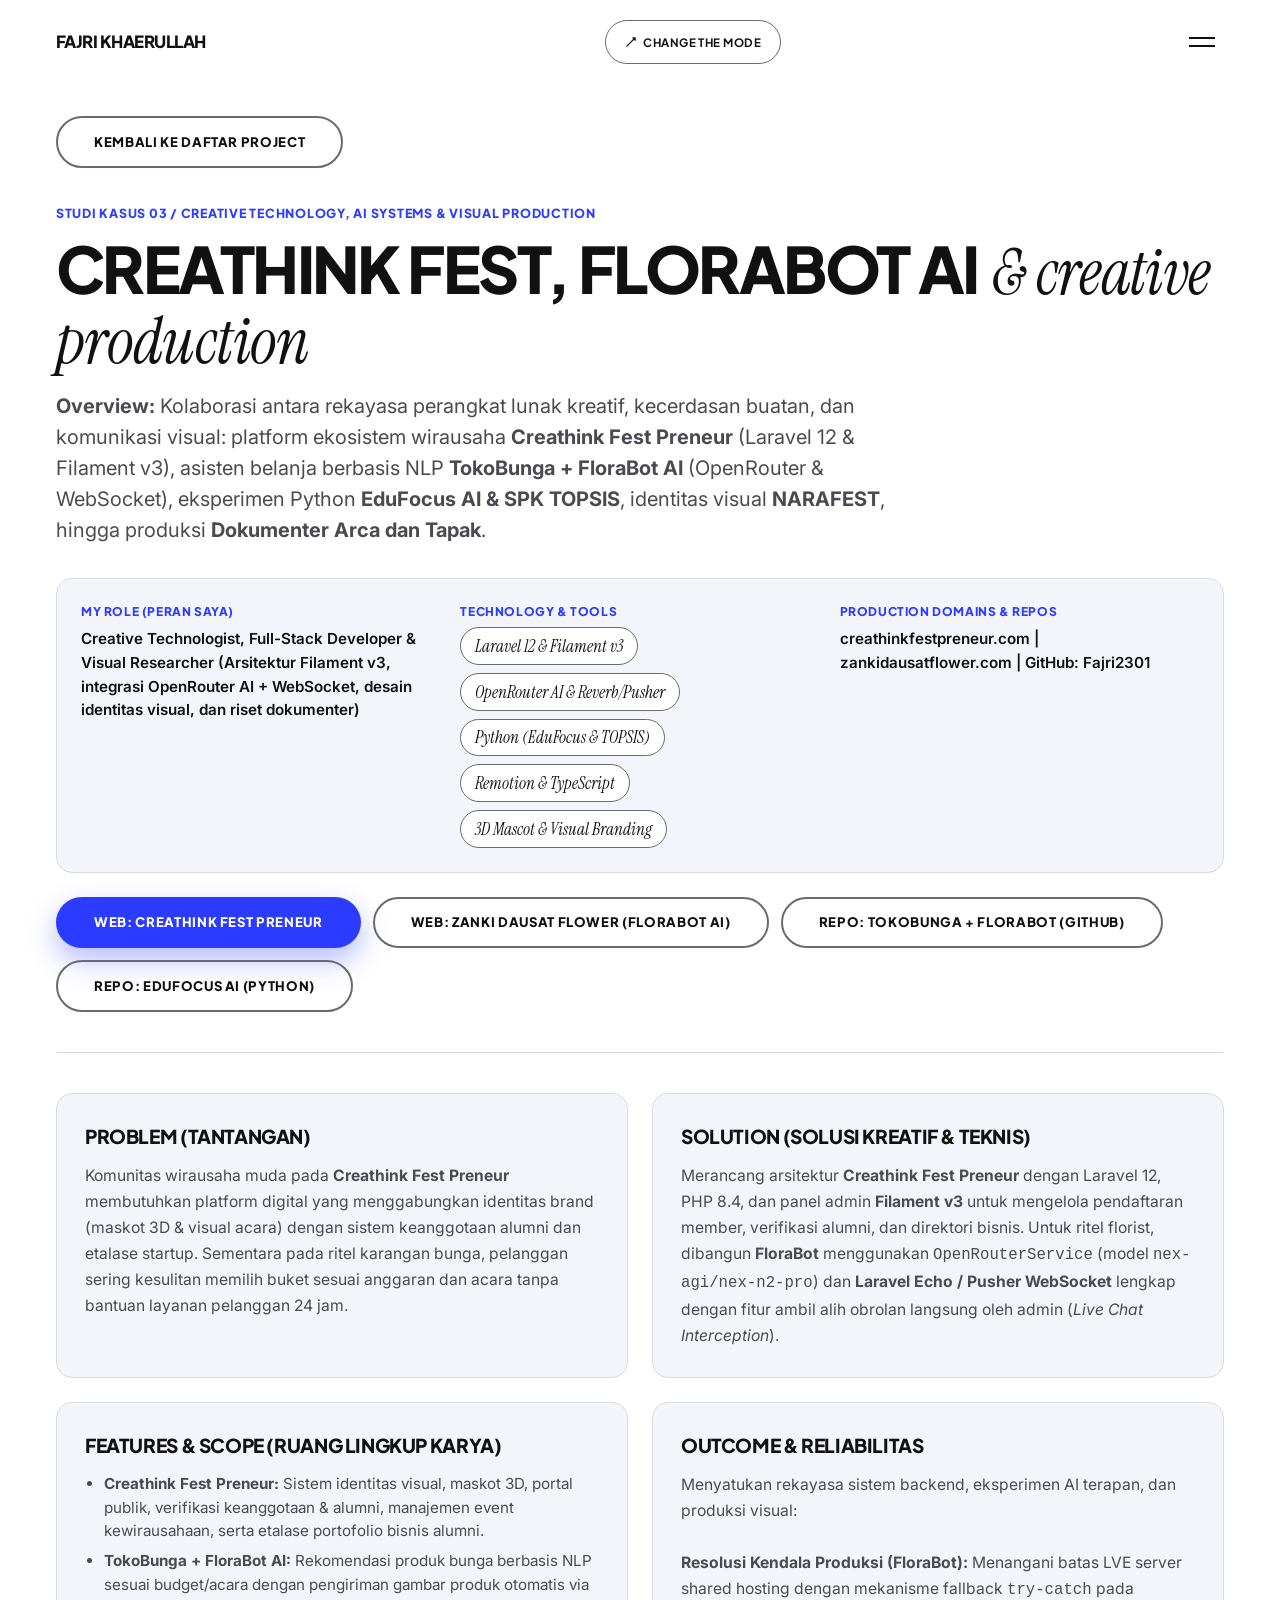
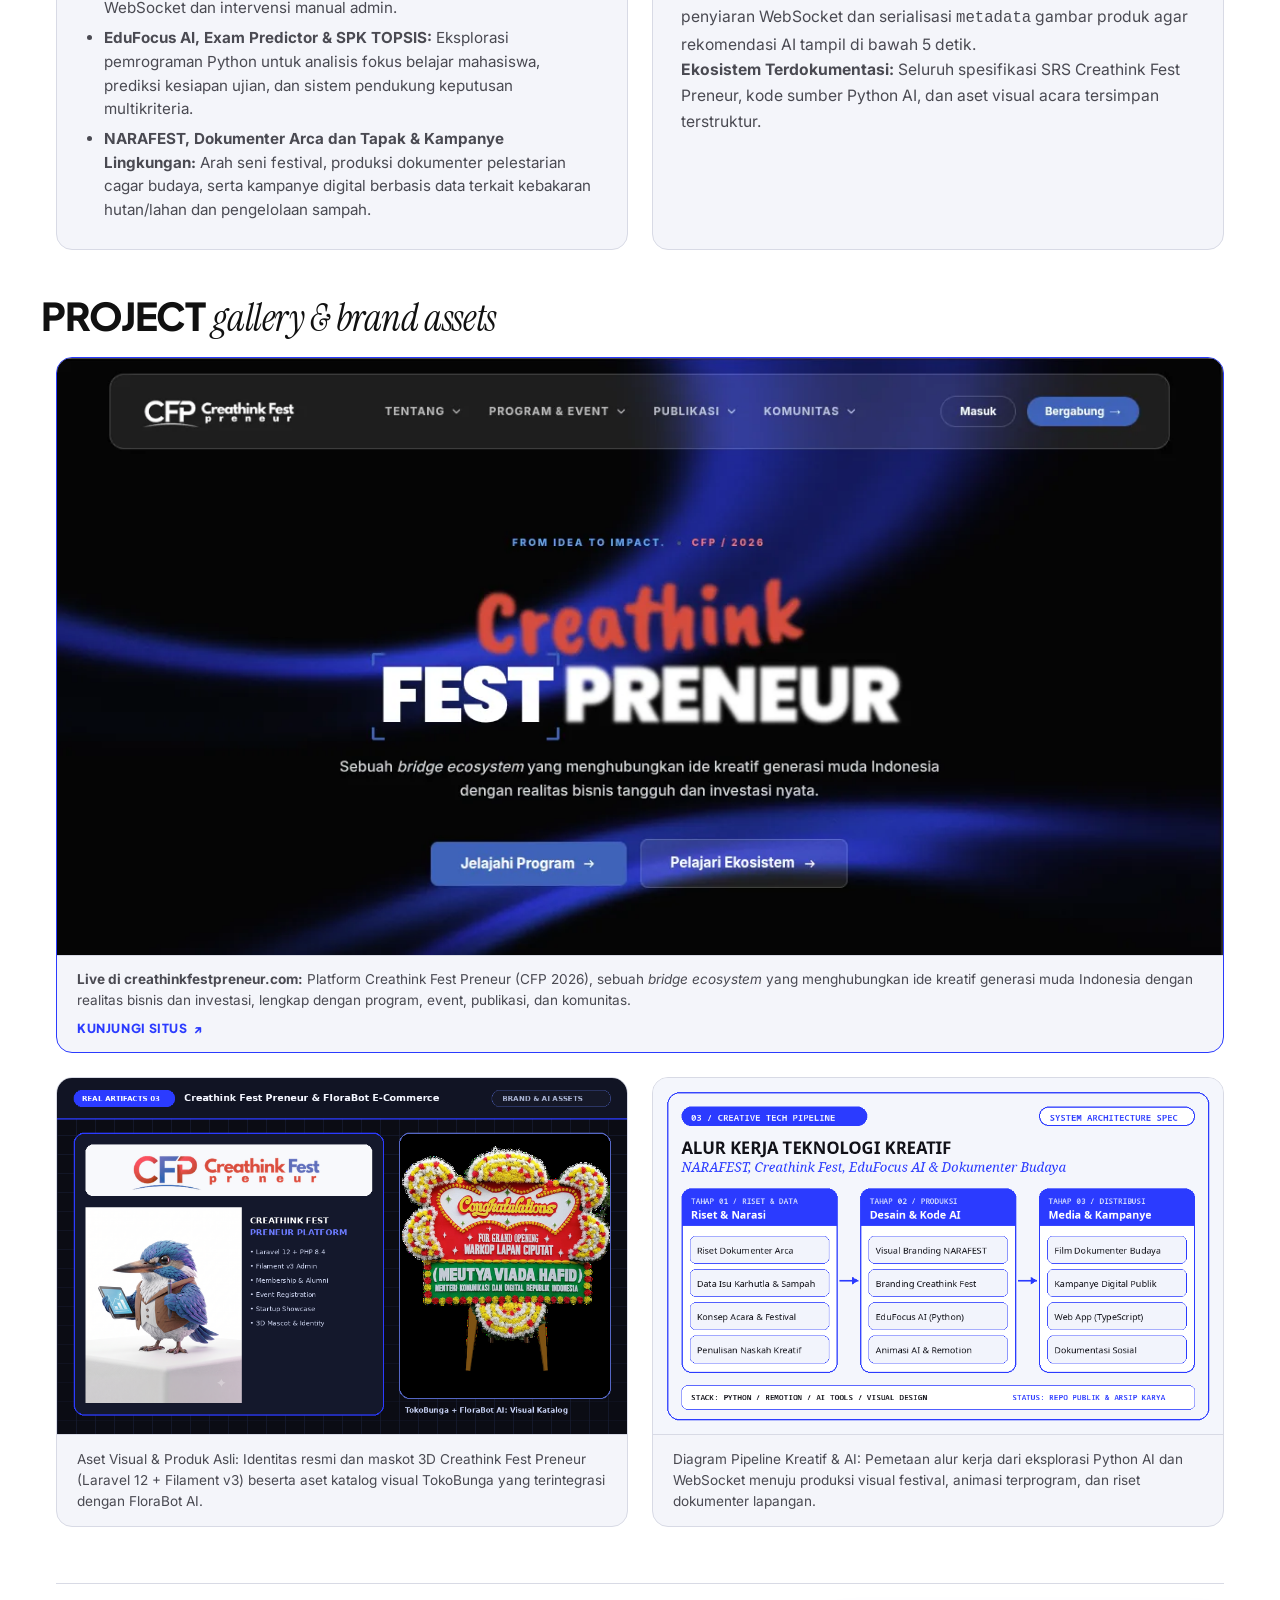
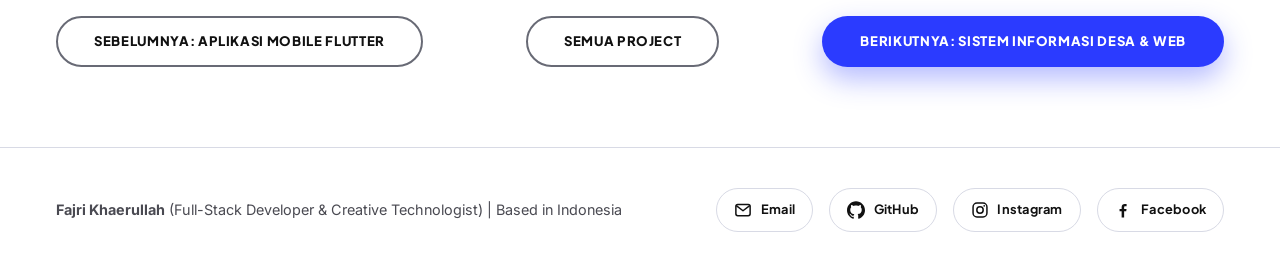
<file: projects/project-3.html>
<!DOCTYPE html>
<html lang="id" data-theme="light">
<head>
  <meta charset="UTF-8">
  <meta name="viewport" content="width=device-width, initial-scale=1.0">
  <meta name="description" content="Studi kasus Creative Technology: NARAFEST, Creathink Fest Preneur, EduFocus AI, Dokumenter Arca dan Tapak, serta Kampanye Lingkungan oleh Fajri Khaerullah.">
  <title>NARAFEST, EduFocus AI &amp; Creative Tech | Fajri Khaerullah</title>
  <link rel="icon" href="data:image/svg+xml,%3Csvg xmlns='http://www.w3.org/2000/svg' viewBox='0 0 32 32'%3E%3Crect width='32' height='32' rx='8' fill='%232B3BFF'/%3E%3Ctext x='50%25' y='55%25' dominant-baseline='middle' text-anchor='middle' fill='%23FFFFFF' font-family='sans-serif' font-size='15' font-weight='800'%3EFK%3C/text%3E%3C/svg%3E">
  <script>
    /* Pasang tema sebelum render agar tidak ada kilatan putih di dark mode. Key harus sama dengan js/theme.js. */
    (function () {
      var theme = null;
      try { theme = localStorage.getItem("fajri_portfolio_theme"); } catch (e) {}
      if (theme !== "dark" && theme !== "light") {
        theme = window.matchMedia && window.matchMedia("(prefers-color-scheme: dark)").matches ? "dark" : "light";
      }
      document.documentElement.setAttribute("data-theme", theme);
      /* Animasi intro hanya aktif bila pengguna tidak memilih "kurangi gerakan". */
      if (!(window.matchMedia && window.matchMedia("(prefers-reduced-motion: reduce)").matches)) {
        document.documentElement.classList.add("motion-ok");
      }
    })();
  </script>
  <link rel="preconnect" href="https://fonts.googleapis.com">
  <link rel="preconnect" href="https://fonts.gstatic.com" crossorigin>
  <link href="https://fonts.googleapis.com/css2?family=Instrument+Serif:ital@0;1&amp;family=Inter:wght@400;500;600;700&amp;family=Plus+Jakarta+Sans:wght@700;800&amp;display=swap" rel="stylesheet">
  <link rel="stylesheet" href="../css/base.css?v=20261116b">
  <link rel="stylesheet" href="../css/layout.css?v=20261116b">
  <link rel="stylesheet" href="../css/components.css?v=20261116b">
  <link rel="stylesheet" href="../css/project.css?v=20261116b">
  <link rel="stylesheet" href="../css/motion.css?v=20261116b">
</head>
<body>
  <a href="#main-content" class="skip-link">Lewati ke konten utama</a>
  <div class="scroll-progress" aria-hidden="true"></div>

  <header class="site-header">
    <div class="container header-bar">
      <a href="../index.html" class="site-logo">FAJRI KHAERULLAH</a>

      <div class="header-center">
        <button type="button" id="mode-toggle-btn" class="mode-toggle-pill" aria-pressed="false" aria-label="Change the Mode (Ganti tema gelap atau terang)">
          <svg class="mode-toggle-icon" viewBox="0 0 16 16" fill="none" aria-hidden="true">
            <path d="M2.5 13.5L13.5 2.5M10.5 2.5H13.5V5.5" stroke="currentColor" stroke-width="1.8" stroke-linecap="round" stroke-linejoin="round"/>
          </svg>
          <span>Change the Mode</span>
        </button>
      </div>

      <button type="button" id="hamburger-btn" class="hamburger-btn" aria-expanded="false" aria-controls="menu-overlay" aria-label="Buka menu navigasi">
        <span class="hamburger-line"></span>
        <span class="hamburger-line"></span>
      </button>
    </div>
  </header>

  <div id="menu-overlay" class="menu-overlay" aria-hidden="true" role="dialog" aria-modal="true" aria-label="Menu Navigasi Utama">
    <div class="menu-overlay-top">
      <span class="site-logo">FAJRI KHAERULLAH</span>
      <button type="button" id="menu-close-btn" class="menu-close-btn" aria-label="Tutup menu navigasi">
        Close (Esc)
      </button>
    </div>

    <nav class="menu-nav" aria-label="Tautan bagian halaman">
      <ul class="menu-nav-list">
        <li>
          <a href="../index.html#hero" class="menu-nav-link">
            <span class="display-bold">01</span>
            <span class="serif-italic">Home</span>
          </a>
        </li>
        <li>
          <a href="../index.html#skills" class="menu-nav-link">
            <span class="display-bold">02</span>
            <span class="serif-italic">Skills &amp; Stack</span>
          </a>
        </li>
        <li>
          <a href="../index.html#about" class="menu-nav-link">
            <span class="display-bold">03</span>
            <span class="serif-italic">About &amp; Pillars</span>
          </a>
        </li>
        <li>
          <a href="../index.html#projects" class="menu-nav-link">
            <span class="display-bold">04</span>
            <span class="serif-italic">Selected projects</span>
          </a>
        </li>
        <li>
          <a href="#contact" class="menu-nav-link">
            <span class="display-bold">05</span>
            <span class="serif-italic">Contact</span>
          </a>
        </li>
      </ul>
    </nav>

    <div class="menu-overlay-footer">
      <span>Fajri Khaerullah (Full-Stack Developer &amp; Creative Technologist)</span>
      <ul class="social-icons" aria-label="Kontak dan media sosial">
        <li><a href="mailto:fajrisantuy23@gmail.com" class="social-icon-btn" aria-label="Kirim email ke fajrisantuy23@gmail.com" title="Kirim email ke fajrisantuy23@gmail.com"><svg class="social-icon" width="18" height="18" viewBox="0 0 24 24" fill="none" stroke="currentColor" stroke-width="2" stroke-linecap="round" stroke-linejoin="round" aria-hidden="true" focusable="false"><rect x="2.5" y="4.5" width="19" height="15" rx="2.5"/><path d="m3.5 6.5 8.5 6.5 8.5-6.5"/></svg></a></li>
        <li><a href="https://github.com/Fajri2301" class="social-icon-btn" aria-label="GitHub @Fajri2301" title="GitHub @Fajri2301" target="_blank" rel="noopener noreferrer"><svg class="social-icon" width="18" height="18" viewBox="0 0 24 24" fill="currentColor" aria-hidden="true" focusable="false"><path d="M12 .297c-6.63 0-12 5.373-12 12 0 5.303 3.438 9.8 8.205 11.385.6.113.82-.258.82-.577 0-.285-.01-1.04-.015-2.04-3.338.724-4.042-1.61-4.042-1.61C4.422 18.07 3.633 17.7 3.633 17.7c-1.087-.744.084-.729.084-.729 1.205.084 1.838 1.236 1.838 1.236 1.07 1.835 2.809 1.305 3.495.998.108-.776.417-1.305.76-1.605-2.665-.3-5.466-1.332-5.466-5.93 0-1.31.465-2.38 1.235-3.22-.135-.303-.54-1.523.105-3.176 0 0 1.005-.322 3.3 1.23.96-.267 1.98-.399 3-.405 1.02.006 2.04.138 3 .405 2.28-1.552 3.285-1.23 3.285-1.23.645 1.653.24 2.873.12 3.176.765.84 1.23 1.91 1.23 3.22 0 4.61-2.805 5.625-5.475 5.92.42.36.81 1.096.81 2.22 0 1.606-.015 2.896-.015 3.286 0 .315.21.69.825.57C20.565 22.092 24 17.592 24 12.297c0-6.627-5.373-12-12-12"/></svg></a></li>
        <li><a href="https://instagram.com/fajrikhaerullah23" class="social-icon-btn" aria-label="Instagram @fajrikhaerullah23" title="Instagram @fajrikhaerullah23" target="_blank" rel="noopener noreferrer"><svg class="social-icon" width="18" height="18" viewBox="0 0 24 24" fill="none" stroke="currentColor" stroke-width="2" aria-hidden="true" focusable="false"><rect x="2.75" y="2.75" width="18.5" height="18.5" rx="5.25"/><circle cx="12" cy="12" r="4.25"/><circle cx="17.6" cy="6.4" r="1.15" fill="currentColor" stroke="none"/></svg></a></li>
        <li><a href="https://www.facebook.com/share/1CyBPNU9N8/" class="social-icon-btn" aria-label="Facebook Fajri Khaerullah" title="Facebook Fajri Khaerullah" target="_blank" rel="noopener noreferrer"><svg class="social-icon" width="18" height="18" viewBox="0 0 24 24" fill="currentColor" aria-hidden="true" focusable="false"><path d="M13.5 22v-8.2h2.8l.42-3.2H13.5V8.56c0-.93.26-1.56 1.6-1.56h1.7V4.14c-.3-.04-1.3-.13-2.48-.13-2.46 0-4.14 1.5-4.14 4.25v2.35H7.4v3.2h2.78V22h3.32z"/></svg></a></li>
      </ul>
    </div>
  </div>

  <main id="main-content" class="project-page-main">
    <div class="container">
      <div class="project-back-row">
        <a href="../index.html#projects" class="btn-pill btn-pill--outline">Kembali ke Daftar Project</a>
      </div>

      <header class="project-hero">
        <span class="project-badge">STUDI KASUS 03 / CREATIVE TECHNOLOGY, AI SYSTEMS &amp; VISUAL PRODUCTION</span>
        <h1 class="project-page-title heading-mixed">
          <span class="display-bold">CREATHINK FEST, FLORABOT AI</span>
          <span class="serif-italic">&amp; creative production</span>
        </h1>
        <p class="project-page-summary">
          <strong>Overview:</strong> Kolaborasi antara rekayasa perangkat lunak kreatif, kecerdasan buatan, dan komunikasi visual: platform ekosistem wirausaha <strong>Creathink Fest Preneur</strong> (Laravel 12 &amp; Filament v3), asisten belanja berbasis NLP <strong>TokoBunga + FloraBot AI</strong> (OpenRouter &amp; WebSocket), eksperimen Python <strong>EduFocus AI &amp; SPK TOPSIS</strong>, identitas visual <strong>NARAFEST</strong>, hingga produksi <strong>Dokumenter Arca dan Tapak</strong>.
        </p>

        <div class="project-meta-grid">
          <div class="project-meta-item">
            <span class="project-meta-label">My Role (Peran Saya)</span>
            <p class="project-meta-value">Creative Technologist, Full-Stack Developer &amp; Visual Researcher (Arsitektur Filament v3, integrasi OpenRouter AI + WebSocket, desain identitas visual, dan riset dokumenter)</p>
          </div>

          <div class="project-meta-item">
            <span class="project-meta-label">Technology &amp; Tools</span>
            <ul class="project-stack-list" aria-label="Teknologi Project 3">
              <li class="project-stack-chip">Laravel 12 &amp; Filament v3</li>
              <li class="project-stack-chip">OpenRouter AI &amp; Reverb/Pusher</li>
              <li class="project-stack-chip">Python (EduFocus &amp; TOPSIS)</li>
              <li class="project-stack-chip">Remotion &amp; TypeScript</li>
              <li class="project-stack-chip">3D Mascot &amp; Visual Branding</li>
            </ul>
          </div>

          <div class="project-meta-item">
            <span class="project-meta-label">Production Domains &amp; Repos</span>
            <p class="project-meta-value">creathinkfestpreneur.com | zankidausatflower.com | GitHub: Fajri2301</p>
          </div>
        </div>

        <div class="project-external-links">
          <a href="https://creathinkfestpreneur.com" target="_blank" rel="noopener noreferrer" class="btn-pill btn-pill--blue">Web: Creathink Fest Preneur</a>
          <a href="https://zankidausatflower.com" target="_blank" rel="noopener noreferrer" class="btn-pill btn-pill--outline">Web: Zanki Dausat Flower (FloraBot AI)</a>
          <a href="https://github.com/Fajri2301/tokobunga" target="_blank" rel="noopener noreferrer" class="btn-pill btn-pill--outline">Repo: TokoBunga + FloraBot (GitHub)</a>
          <a href="https://github.com/Fajri2301/edufocus-ai" target="_blank" rel="noopener noreferrer" class="btn-pill btn-pill--outline">Repo: EduFocus AI (Python)</a>
        </div>
      </header>

      <section class="project-case-grid" aria-label="Problem, Solution, Features, dan Outcome">
        <article class="project-case-box" data-reveal style="--d: 0;">
          <h2 class="project-case-title">Problem (Tantangan)</h2>
          <p class="project-case-text">
            Komunitas wirausaha muda pada <strong>Creathink Fest Preneur</strong> membutuhkan platform digital yang menggabungkan identitas brand (maskot 3D &amp; visual acara) dengan sistem keanggotaan alumni dan etalase startup. Sementara pada ritel karangan bunga, pelanggan sering kesulitan memilih buket sesuai anggaran dan acara tanpa bantuan layanan pelanggan 24 jam.
          </p>
        </article>

        <article class="project-case-box" data-reveal style="--d: 1;">
          <h2 class="project-case-title">Solution (Solusi Kreatif &amp; Teknis)</h2>
          <p class="project-case-text">
            Merancang arsitektur <strong>Creathink Fest Preneur</strong> dengan Laravel 12, PHP 8.4, dan panel admin <strong>Filament v3</strong> untuk mengelola pendaftaran member, verifikasi alumni, dan direktori bisnis. Untuk ritel florist, dibangun <strong>FloraBot</strong> menggunakan <code>OpenRouterService</code> (model <code>nex-agi/nex-n2-pro</code>) dan <strong>Laravel Echo / Pusher WebSocket</strong> lengkap dengan fitur ambil alih obrolan langsung oleh admin (<em>Live Chat Interception</em>).
          </p>
        </article>

        <article class="project-case-box" data-reveal style="--d: 0;">
          <h2 class="project-case-title">Features &amp; Scope (Ruang Lingkup Karya)</h2>
          <ul class="project-feature-list">
            <li><strong>Creathink Fest Preneur:</strong> Sistem identitas visual, maskot 3D, portal publik, verifikasi keanggotaan &amp; alumni, manajemen event kewirausahaan, serta etalase portofolio bisnis alumni.</li>
            <li><strong>TokoBunga + FloraBot AI:</strong> Rekomendasi produk bunga berbasis NLP sesuai budget/acara dengan pengiriman gambar produk otomatis via WebSocket dan intervensi manual admin.</li>
            <li><strong>EduFocus AI, Exam Predictor &amp; SPK TOPSIS:</strong> Eksplorasi pemrograman Python untuk analisis fokus belajar mahasiswa, prediksi kesiapan ujian, dan sistem pendukung keputusan multikriteria.</li>
            <li><strong>NARAFEST, Dokumenter Arca dan Tapak &amp; Kampanye Lingkungan:</strong> Arah seni festival, produksi dokumenter pelestarian cagar budaya, serta kampanye digital berbasis data terkait kebakaran hutan/lahan dan pengelolaan sampah.</li>
          </ul>
        </article>

        <article class="project-case-box" data-reveal style="--d: 1;">
          <h2 class="project-case-title">Outcome &amp; Reliabilitas</h2>
          <p class="project-case-text">
            Menyatukan rekayasa sistem backend, eksperimen AI terapan, dan produksi visual:
            <br><br>
            <strong>Resolusi Kendala Produksi (FloraBot):</strong> Menangani batas LVE server shared hosting dengan mekanisme fallback <code>try-catch</code> pada penyiaran WebSocket dan serialisasi <code>metadata</code> gambar produk agar rekomendasi AI tampil di bawah 5 detik.
            <br>
            <strong>Ekosistem Terdokumentasi:</strong> Seluruh spesifikasi SRS Creathink Fest Preneur, kode sumber Python AI, dan aset visual acara tersimpan terstruktur.
          </p>
        </article>
      </section>

      <section class="project-gallery-section" aria-labelledby="gallery-heading-3">
        <h2 id="gallery-heading-3" class="project-gallery-heading heading-mixed" data-scroll-x="40">
          <span class="display-bold">PROJECT</span>
          <span class="serif-italic">gallery &amp; brand assets</span>
        </h2>

        <div class="project-gallery-grid">
          <figure class="project-gallery-item project-gallery-item--wide" data-reveal="scale">
            <a href="https://creathinkfestpreneur.com" target="_blank" rel="noopener noreferrer" class="project-gallery-link">
              <img src="../assets/img/creathink-fest-preneur.webp" alt="Tangkapan layar beranda creathinkfestpreneur.com: judul Creathink Fest Preneur dengan tombol Jelajahi Program dan Pelajari Ekosistem" width="1267" height="648" loading="lazy">
              <figcaption class="project-gallery-caption">
                <strong>Live di creathinkfestpreneur.com:</strong> Platform Creathink Fest Preneur (CFP 2026), sebuah <em>bridge ecosystem</em> yang menghubungkan ide kreatif generasi muda Indonesia dengan realitas bisnis dan investasi, lengkap dengan program, event, publikasi, dan komunitas.
                <span class="project-gallery-cta">Kunjungi situs</span>
              </figcaption>
            </a>
          </figure>

          <figure class="project-gallery-item" data-reveal="scale" style="--d: 0;">
            <img src="../assets/img/project-3-real.png" alt="Visual identitas Creathink Fest Preneur, maskot 3D, dan katalog produk TokoBunga FloraBot AI" width="960" height="600">
            <figcaption class="project-gallery-caption">Aset Visual &amp; Produk Asli: Identitas resmi dan maskot 3D Creathink Fest Preneur (Laravel 12 + Filament v3) beserta aset katalog visual TokoBunga yang terintegrasi dengan FloraBot AI.</figcaption>
          </figure>

          <figure class="project-gallery-item" data-reveal="scale" style="--d: 1;">
            <img src="../assets/img/project-3.png" alt="Diagram alur kerja Creative Technology, AI Pipeline, dan Produksi Dokumenter" width="960" height="600">
            <figcaption class="project-gallery-caption">Diagram Pipeline Kreatif &amp; AI: Pemetaan alur kerja dari eksplorasi Python AI dan WebSocket menuju produksi visual festival, animasi terprogram, dan riset dokumenter lapangan.</figcaption>
          </figure>
        </div>
      </section>

      <nav class="project-pager" data-reveal aria-label="Navigasi antar project">
        <a href="project-2.html" class="btn-pill btn-pill--outline">Sebelumnya: Aplikasi Mobile Flutter</a>
        <a href="../index.html#projects" class="btn-pill btn-pill--outline">Semua Project</a>
        <a href="project-1.html" class="btn-pill btn-pill--blue">Berikutnya: Sistem Informasi Desa &amp; Web</a>
      </nav>
    </div>
  </main>

  <footer id="contact" class="site-footer">
    <div class="container footer-inner">
      <div>
        <strong>Fajri Khaerullah</strong> (Full-Stack Developer &amp; Creative Technologist) | Based in Indonesia
      </div>
      <ul class="footer-links" aria-label="Kontak dan media sosial Fajri Khaerullah">
        <li><a href="mailto:fajrisantuy23@gmail.com" class="social-link social-link--email" title="Kirim email ke fajrisantuy23@gmail.com"><svg class="social-icon" width="18" height="18" viewBox="0 0 24 24" fill="none" stroke="currentColor" stroke-width="2" stroke-linecap="round" stroke-linejoin="round" aria-hidden="true" focusable="false"><rect x="2.5" y="4.5" width="19" height="15" rx="2.5"/><path d="m3.5 6.5 8.5 6.5 8.5-6.5"/></svg><span>Email</span></a></li>
        <li><a href="https://github.com/Fajri2301" class="social-link social-link--github" title="GitHub @Fajri2301" target="_blank" rel="noopener noreferrer"><svg class="social-icon" width="18" height="18" viewBox="0 0 24 24" fill="currentColor" aria-hidden="true" focusable="false"><path d="M12 .297c-6.63 0-12 5.373-12 12 0 5.303 3.438 9.8 8.205 11.385.6.113.82-.258.82-.577 0-.285-.01-1.04-.015-2.04-3.338.724-4.042-1.61-4.042-1.61C4.422 18.07 3.633 17.7 3.633 17.7c-1.087-.744.084-.729.084-.729 1.205.084 1.838 1.236 1.838 1.236 1.07 1.835 2.809 1.305 3.495.998.108-.776.417-1.305.76-1.605-2.665-.3-5.466-1.332-5.466-5.93 0-1.31.465-2.38 1.235-3.22-.135-.303-.54-1.523.105-3.176 0 0 1.005-.322 3.3 1.23.96-.267 1.98-.399 3-.405 1.02.006 2.04.138 3 .405 2.28-1.552 3.285-1.23 3.285-1.23.645 1.653.24 2.873.12 3.176.765.84 1.23 1.91 1.23 3.22 0 4.61-2.805 5.625-5.475 5.92.42.36.81 1.096.81 2.22 0 1.606-.015 2.896-.015 3.286 0 .315.21.69.825.57C20.565 22.092 24 17.592 24 12.297c0-6.627-5.373-12-12-12"/></svg><span>GitHub</span></a></li>
        <li><a href="https://instagram.com/fajrikhaerullah23" class="social-link social-link--instagram" title="Instagram @fajrikhaerullah23" target="_blank" rel="noopener noreferrer"><svg class="social-icon" width="18" height="18" viewBox="0 0 24 24" fill="none" stroke="currentColor" stroke-width="2" aria-hidden="true" focusable="false"><rect x="2.75" y="2.75" width="18.5" height="18.5" rx="5.25"/><circle cx="12" cy="12" r="4.25"/><circle cx="17.6" cy="6.4" r="1.15" fill="currentColor" stroke="none"/></svg><span>Instagram</span></a></li>
        <li><a href="https://www.facebook.com/share/1CyBPNU9N8/" class="social-link social-link--facebook" title="Facebook Fajri Khaerullah" target="_blank" rel="noopener noreferrer"><svg class="social-icon" width="18" height="18" viewBox="0 0 24 24" fill="currentColor" aria-hidden="true" focusable="false"><path d="M13.5 22v-8.2h2.8l.42-3.2H13.5V8.56c0-.93.26-1.56 1.6-1.56h1.7V4.14c-.3-.04-1.3-.13-2.48-.13-2.46 0-4.14 1.5-4.14 4.25v2.35H7.4v3.2h2.78V22h3.32z"/></svg><span>Facebook</span></a></li>
      </ul>
    </div>
  </footer>

  <script src="../js/theme.js?v=20261116b"></script>
  <script src="../js/menu.js?v=20261116b"></script>
  <script src="../js/motion.js?v=20261116b"></script>
  <script src="../js/main.js?v=20261116b"></script>
</body>
</html>
</file>
<file: css/base.css>
:root {
  --color-bg: #FFFFFF;
  --color-surface: #F4F5FA;
  --color-primary: #2B3BFF;
  --color-primary-solid: #2B3BFF;
  --color-primary-hover: #1D2BD6;
  --color-text: #111111;
  --color-text-muted: #4A4A52;
  --color-border: #686A75;
  --color-border-subtle: #D8DAE5;
  --color-white: #FFFFFF;
  --color-black: #111111;

  --font-display: "Plus Jakarta Sans", "Inter Tight", "Inter", -apple-system, BlinkMacSystemFont, "Segoe UI", Roboto, sans-serif;
  --font-serif: "Instrument Serif", "Playfair Display", Georgia, "Times New Roman", serif;
  --font-body: "Inter", -apple-system, BlinkMacSystemFont, "Segoe UI", Roboto, sans-serif;

  --radius-pill: 999px;
  --radius-card: 16px;
  --radius-sm: 10px;

  --space-xs: 0.5rem;
  --space-sm: 0.75rem;
  --space-md: 1.25rem;
  --space-lg: 2rem;
  --space-xl: 3.5rem;
  --space-2xl: 5rem;

  --ease-smooth: cubic-bezier(0.22, 1, 0.36, 1);
}

[data-theme="dark"] {
  --color-bg: #0B0C14;
  --color-surface: #151828;
  --color-primary: #6C7BFF;
  --color-primary-solid: #2B3BFF;
  --color-primary-hover: #4252FF;
  --color-text: #F5F6FA;
  --color-text-muted: #B4B8CC;
  --color-border: #7E86A8;
  --color-border-subtle: #262B42;
}

*,
*::before,
*::after {
  box-sizing: border-box;
}

html {
  scroll-behavior: smooth;
  -webkit-text-size-adjust: 100%;
}

body {
  margin: 0;
  background-color: var(--color-bg);
  color: var(--color-text);
  font-family: var(--font-body);
  font-size: 1rem;
  line-height: 1.55;
  -webkit-font-smoothing: antialiased;
  overflow-x: hidden;
  transition: background-color 220ms var(--ease-smooth), color 220ms var(--ease-smooth);
}

img,
svg {
  max-width: 100%;
  display: block;
}

a {
  color: inherit;
}

:focus-visible {
  outline: 3px solid var(--color-primary);
  outline-offset: 3px;
}

/* Section yang menerima fokus lewat skrip (navigasi menu) tidak perlu cincin fokus. */
[tabindex="-1"]:focus {
  outline: none;
}

.skip-link {
  position: absolute;
  top: -100px;
  left: 1rem;
  z-index: 999;
  padding: 0.65rem 1.1rem;
  background-color: var(--color-primary-solid);
  color: var(--color-white);
  font-weight: 700;
  border-radius: var(--radius-sm);
  text-decoration: none;
}

.skip-link:focus-visible {
  top: 1rem;
}

.sr-only {
  position: absolute;
  width: 1px;
  height: 1px;
  padding: 0;
  margin: -1px;
  overflow: hidden;
  clip: rect(0, 0, 0, 0);
  white-space: nowrap;
  border: 0;
}

/* Mixed typography helper classes matching the visual reference */
.heading-mixed {
  margin: 0;
  line-height: 0.96;
}

.display-bold {
  font-family: var(--font-display);
  font-weight: 800;
  text-transform: uppercase;
  letter-spacing: -0.04em;
}

.serif-italic {
  font-family: var(--font-serif);
  font-style: italic;
  font-weight: 400;
  letter-spacing: -0.01em;
}

@media (prefers-reduced-motion: reduce) {
  html {
    scroll-behavior: auto;
  }
  *,
  *::before,
  *::after {
    animation-duration: 0.01ms !important;
    animation-iteration-count: 1 !important;
    transition-duration: 0.01ms !important;
  }
}
</file>
<file: css/layout.css>
.container {
  width: 100%;
  max-width: 1280px;
  margin-inline: auto;
  padding-inline: 1.25rem;
}

/* Header: 3-column alignment (Logo left, Change the Mode center, Hamburger right) */
.site-header {
  position: relative;
  z-index: 40;
  padding-block: 1.25rem;
  background-color: var(--color-bg);
}

.header-bar {
  display: grid;
  grid-template-columns: auto 1fr auto;
  align-items: center;
  gap: 0.75rem;
}

.header-center {
  display: flex;
  justify-content: center;
}

/* Hero Section: Giant text behind cutout subject + side captions + bottom CTA */
.hero-section {
  position: relative;
  background-color: var(--color-bg);
  padding-top: 1rem;
  overflow: hidden;
}

.hero-stage {
  position: relative;
  display: flex;
  flex-direction: column;
  align-items: center;
  justify-content: flex-end;
  padding-top: 1.25rem;
}

/* Layer 1 (z-index: 1): Typographic backdrop behind the portrait cutout */
.hero-backdrop-text {
  position: absolute;
  top: clamp(1.85rem, 4.8vw, 3.6rem);
  left: 0;
  right: 0;
  z-index: 1;
  display: flex;
  flex-direction: column;
  align-items: center;
  pointer-events: none;
  user-select: none;
}

.hero-serif-row {
  width: 100%;
  display: grid;
  grid-template-columns: 0.88fr clamp(7.6rem, 31vw, 13.2rem) 1.12fr;
  align-items: baseline;
  margin-bottom: -0.04em;
  font-size: clamp(1.38rem, 6.4vw, 5.75rem);
  line-height: 0.95;
  color: var(--color-text);
}

.hero-word-left {
  text-align: right;
  padding-right: 0;
  transform: translateX(clamp(0.35rem, 1.2vw, 1rem));
}

.hero-head-spacer {
  display: block;
  width: 100%;
  height: 1px;
}

.hero-word-right {
  text-align: left;
  padding-left: clamp(0.25rem, 1.1vw, 0.85rem);
}

.hero-giant-word {
  display: block;
  width: 100%;
  text-align: center;
  font-size: clamp(1.95rem, 8.2vw, 6.75rem);
  line-height: 0.92;
  color: var(--color-primary);
  letter-spacing: -0.04em;
  white-space: nowrap;
}

/* Layer 2 (z-index: 2): Transparent PNG cutout overlapping the giant heading */
.hero-figure-wrap {
  position: relative;
  z-index: 2;
  width: min(82vw, 490px);
  margin-top: 0;
  margin-bottom: 0;
  pointer-events: none;
}

.hero-cutout-img {
  width: 100%;
  height: auto;
  object-fit: contain;
  margin-inline: auto;
  filter: drop-shadow(0 2px 8px rgba(17, 17, 17, 0.08));
}

/* Layer 3 (z-index: 3): Foreground CTA button & left/right captions */
.hero-cta-layer {
  position: absolute;
  bottom: 1.5rem;
  left: 50%;
  transform: translateX(-50%);
  z-index: 3;
}

.hero-captions-bar {
  position: relative;
  z-index: 3;
  display: grid;
  grid-template-columns: 1fr;
  gap: 1.25rem;
  padding-block: 1.5rem 2.25rem;
  border-top: 1px solid var(--color-border-subtle);
}

.hero-caption-left {
  text-align: left;
  max-width: 28ch;
}

.hero-caption-rule {
  display: block;
  width: 2.25rem;
  height: 2px;
  background-color: var(--color-text);
  margin-bottom: 0.65rem;
}

.hero-caption-bold {
  margin: 0;
  font-family: var(--font-display);
  font-size: 0.78rem;
  font-weight: 800;
  line-height: 1.45;
  letter-spacing: 0.02em;
  text-transform: uppercase;
  color: var(--color-text);
}

.hero-caption-right {
  margin: 0;
  text-align: left;
  font-size: 0.88rem;
  line-height: 1.5;
  color: var(--color-text-muted);
  max-width: 32ch;
}

/* Section 2: Full Electric Blue Skills Block */
.skills-section {
  position: relative;
  background-color: var(--color-primary-solid);
  color: var(--color-white);
  padding-top: 3.5rem;
  padding-bottom: 2.25rem;
  overflow: hidden;
}

.skills-top-grid {
  display: grid;
  grid-template-columns: 1fr;
  gap: 1.75rem;
  align-items: start;
  margin-bottom: 3rem;
}

.skills-heading {
  color: var(--color-white);
}

.skills-heading .display-bold {
  display: block;
  font-size: clamp(2.6rem, 8vw, 5.75rem);
  line-height: 0.95;
}

.skills-heading .serif-italic {
  display: block;
  font-size: clamp(2.9rem, 8.8vw, 6.4rem);
  line-height: 0.92;
  margin-top: -0.05em;
}

.skills-aside {
  display: flex;
  flex-direction: column;
  align-items: flex-start;
  gap: 1.25rem;
  max-width: 32ch;
}

.skills-desc {
  margin: 0;
  font-size: 0.9rem;
  line-height: 1.55;
  color: var(--color-white);
}

/* Section 3: Selected Projects Section */
.projects-section {
  background-color: var(--color-bg);
  padding-block: 4rem 4rem;
}

/* About & 5 Pillars Section */
.about-section {
  background-color: var(--color-surface);
  border-top: 1px solid var(--color-border-subtle);
  border-bottom: 1px solid var(--color-border-subtle);
  padding-block: 4rem;
}

.about-grid {
  display: grid;
  grid-template-columns: 1fr;
  gap: 2.5rem;
  margin-bottom: 3rem;
}

.about-narrative {
  display: flex;
  flex-direction: column;
  gap: 1rem;
  font-size: 1rem;
  color: var(--color-text);
  max-width: 64ch;
}

.about-narrative p {
  margin: 0;
}

.pillars-grid {
  display: grid;
  grid-template-columns: 1fr;
  gap: 1.25rem;
}

.inventory-section {
  margin-top: 3.5rem;
  padding-top: 3rem;
  border-top: 1px solid var(--color-border-subtle);
}

.inventory-grid {
  display: grid;
  grid-template-columns: 1fr;
  gap: 1.5rem;
  margin-top: 2rem;
}

.projects-header {
  text-align: center;
  margin-bottom: 3rem;
}

.projects-heading {
  display: inline-flex;
  flex-wrap: wrap;
  align-items: baseline;
  justify-content: center;
  gap: 0.35em;
  font-size: clamp(2.35rem, 7vw, 5rem);
}

.projects-heading .display-bold {
  color: var(--color-primary);
}

.projects-heading .serif-italic {
  color: var(--color-text);
  font-size: 1.12em;
}

.projects-subtext {
  margin: 0.75rem auto 0;
  max-width: 48ch;
  font-size: 0.95rem;
  color: var(--color-text-muted);
}

.projects-grid {
  display: grid;
  grid-template-columns: 1fr;
  gap: 2rem;
}

/* Footer */
.site-footer {
  border-top: 1px solid var(--color-border-subtle);
  padding-block: 2.5rem;
  background-color: var(--color-bg);
}

.footer-inner {
  display: flex;
  flex-direction: column;
  gap: 1rem;
  align-items: flex-start;
  justify-content: space-between;
  font-size: 0.9rem;
  color: var(--color-text-muted);
}

.footer-links {
  display: flex;
  flex-wrap: wrap;
  gap: 1rem;
  list-style: none;
  margin: 0;
  padding: 0;
}

/* Tablet Breakpoint (>= 768px) */
@media (min-width: 768px) {
  .container {
    padding-inline: 2.5rem;
  }

  .hero-stage {
    min-height: 560px;
    padding-top: 2rem;
  }

  .hero-figure-wrap {
    width: min(56vw, 520px);
  }

  .hero-cta-layer {
    bottom: 2.5rem;
  }

  .hero-captions-bar {
    position: absolute;
    bottom: 2.25rem;
    left: 2.5rem;
    right: 2.5rem;
    padding-block: 0;
    border-top: 0;
    grid-template-columns: 1fr 1fr;
    align-items: end;
    pointer-events: none;
  }

  .hero-caption-left,
  .hero-caption-right {
    pointer-events: auto;
  }

  .hero-caption-right {
    justify-self: end;
    text-align: right;
  }

  .skills-section {
    padding-top: 5rem;
    padding-bottom: 3rem;
  }

  .skills-top-grid {
    grid-template-columns: 1.35fr 0.65fr;
    align-items: center;
    margin-bottom: 4.5rem;
  }

  .skills-aside {
    justify-self: end;
  }

  .projects-grid {
    grid-template-columns: repeat(3, minmax(0, 1fr));
    gap: 1.75rem;
  }

  .about-grid {
    grid-template-columns: 5fr 7fr;
    align-items: start;
  }

  .pillars-grid {
    grid-template-columns: repeat(2, minmax(0, 1fr));
  }

  .inventory-grid {
    grid-template-columns: repeat(3, minmax(0, 1fr));
  }

  .footer-inner {
    flex-direction: row;
    align-items: center;
  }
}

/* Desktop Breakpoint (>= 1120px) */
@media (min-width: 1120px) {
  .container {
    padding-inline: 3.5rem;
  }

  .hero-stage {
    min-height: 620px;
    padding-top: 1rem;
  }

  .hero-backdrop-text {
    top: 2.25rem;
  }

  .hero-serif-row {
    padding-inline: 2.5rem;
  }

  .hero-figure-wrap {
    width: 600px;
    margin-top: -1.5rem;
  }

  .hero-cta-layer {
    bottom: 3.25rem;
  }

  .hero-captions-bar {
    left: 3.5rem;
    right: 3.5rem;
    bottom: 3rem;
  }
}
</file>
<file: css/components.css>
/* Logo on top left */
.site-logo {
  display: inline-flex;
  align-items: center;
  min-height: 44px;
  max-width: 12ch;
  font-family: var(--font-display);
  font-weight: 800;
  font-size: clamp(0.82rem, 1.8vw, 1.05rem);
  line-height: 1.1;
  letter-spacing: -0.03em;
  text-transform: uppercase;
  text-decoration: none;
  color: var(--color-text);
}

@media (min-width: 640px) {
  .site-logo {
    max-width: none;
  }
}

/* Center header pill outline button: "CHANGE THE MODE" */
.mode-toggle-pill {
  display: inline-flex;
  align-items: center;
  justify-content: center;
  gap: 0.4rem;
  min-height: 44px;
  padding: 0.4rem 0.85rem;
  background-color: transparent;
  color: var(--color-text);
  border: 1.5px solid var(--color-border);
  border-radius: var(--radius-pill);
  font-family: var(--font-display);
  font-size: clamp(0.64rem, 1.4vw, 0.72rem);
  font-weight: 700;
  letter-spacing: 0.04em;
  text-transform: uppercase;
  white-space: nowrap;
  cursor: pointer;
  transition: background-color 180ms var(--ease-smooth), border-color 180ms var(--ease-smooth), transform 180ms var(--ease-smooth);
}

@media (min-width: 640px) {
  .mode-toggle-pill {
    padding: 0.45rem 1.15rem;
  }
}

.mode-toggle-pill:hover,
.mode-toggle-pill:active {
  background-color: var(--color-surface);
  border-color: var(--color-text);
}

.mode-toggle-icon {
  width: 12px;
  height: 12px;
  flex-shrink: 0;
}

/* Right header two-line hamburger button */
.hamburger-btn {
  display: inline-flex;
  flex-direction: column;
  align-items: center;
  justify-content: center;
  gap: 6px;
  width: 44px;
  height: 44px;
  padding: 0;
  background-color: transparent;
  border: 1.5px solid transparent;
  border-radius: var(--radius-sm);
  color: var(--color-text);
  cursor: pointer;
}

.hamburger-btn:hover,
.hamburger-btn:active {
  background-color: var(--color-surface);
}

.hamburger-line {
  display: block;
  width: 26px;
  height: 2px;
  background-color: var(--color-text);
  transition: transform 220ms var(--ease-smooth), opacity 220ms var(--ease-smooth);
}

.hamburger-btn[aria-expanded="true"] .hamburger-line:first-child {
  transform: translateY(4px) rotate(45deg);
}

.hamburger-btn[aria-expanded="true"] .hamburger-line:last-child {
  transform: translateY(-4px) rotate(-45deg);
}

/* Fullscreen / Overlay Navigation Menu */
.menu-overlay {
  position: fixed;
  inset: 0;
  z-index: 120;
  background-color: var(--color-bg);
  color: var(--color-text);
  display: flex;
  flex-direction: column;
  justify-content: space-between;
  padding: 1.5rem;
  opacity: 0;
  visibility: hidden;
  pointer-events: none;
  transition: opacity 240ms var(--ease-smooth), visibility 240ms var(--ease-smooth);
}

.menu-overlay.is-open {
  opacity: 1;
  visibility: visible;
  pointer-events: auto;
  /* visibility langsung aktif saat dibuka agar tombol Close bisa langsung menerima fokus */
  transition: opacity 240ms var(--ease-smooth), visibility 0s;
}

.menu-overlay-top {
  display: flex;
  align-items: center;
  justify-content: space-between;
  width: 100%;
  max-width: 1280px;
  margin-inline: auto;
}

.menu-close-btn {
  display: inline-flex;
  align-items: center;
  justify-content: center;
  min-height: 44px;
  padding: 0.5rem 1.15rem;
  background-color: var(--color-surface);
  color: var(--color-text);
  border: 1.5px solid var(--color-border);
  border-radius: var(--radius-pill);
  font-family: var(--font-display);
  font-size: 0.78rem;
  font-weight: 700;
  text-transform: uppercase;
  letter-spacing: 0.04em;
  cursor: pointer;
}

.menu-nav {
  width: 100%;
  max-width: 1280px;
  margin-inline: auto;
}

.menu-nav-list {
  list-style: none;
  margin: 0;
  padding: 0;
  display: flex;
  flex-direction: column;
  gap: 1rem;
}

.menu-nav-link {
  display: inline-flex;
  align-items: baseline;
  gap: 0.65rem;
  min-height: 48px;
  text-decoration: none;
  font-size: clamp(2rem, 5vw, 3.6rem);
  line-height: 1.1;
  color: var(--color-text);
  transition: color 180ms var(--ease-smooth), transform 180ms var(--ease-smooth);
}

.menu-nav-link:hover,
.menu-nav-link:active {
  color: var(--color-primary);
  transform: translateX(6px);
}

.menu-overlay-footer {
  width: 100%;
  max-width: 1280px;
  margin-inline: auto;
  padding-top: 1.25rem;
  border-top: 1px solid var(--color-border-subtle);
  display: flex;
  flex-wrap: wrap;
  justify-content: space-between;
  gap: 1rem;
  font-size: 0.9rem;
  color: var(--color-text-muted);
}

/* Pill CTA Buttons ("LET'S CHAT", "BOOK A CALL") */
.btn-pill {
  display: inline-flex;
  align-items: center;
  justify-content: center;
  min-height: 50px;
  padding: 0.85rem 2.25rem;
  border-radius: var(--radius-pill);
  font-family: var(--font-display);
  font-size: 0.82rem;
  font-weight: 800;
  letter-spacing: 0.05em;
  text-transform: uppercase;
  text-decoration: none;
  border: 2px solid transparent;
  cursor: pointer;
  transition: transform 200ms var(--ease-smooth), background-color 200ms var(--ease-smooth), box-shadow 200ms var(--ease-smooth);
}

.btn-pill:hover,
.btn-pill:active {
  transform: translateY(-2px);
}

.btn-pill--blue {
  background-color: var(--color-primary-solid);
  color: var(--color-white);
  box-shadow: 0 12px 28px rgba(43, 59, 255, 0.35);
}

.btn-pill--blue:hover,
.btn-pill--blue:active {
  background-color: var(--color-primary-hover);
}

.btn-pill--white {
  background-color: var(--color-white);
  color: var(--color-black);
  min-height: 46px;
  padding: 0.7rem 1.75rem;
  font-size: 0.75rem;
}

.btn-pill--white:hover,
.btn-pill--white:active {
  background-color: #EEF0FF;
}

.btn-pill--outline {
  background-color: transparent;
  color: var(--color-text);
  border-color: var(--color-border);
}

.btn-pill--outline:hover,
.btn-pill--outline:active {
  background-color: var(--color-surface);
  border-color: var(--color-text);
}

/* Stacked White Skill Pills in Section 2 */
@keyframes tag-wiggle {
  0% {
    transform: rotate(var(--tag-angle, 0deg)) scale(1);
  }
  30% {
    transform: rotate(calc(var(--tag-angle, 0deg) - 4deg)) translateY(-4px) scale(1.03);
  }
  65% {
    transform: rotate(calc(var(--tag-angle, 0deg) + 4deg)) translateY(-4px) scale(1.03);
  }
  100% {
    transform: rotate(var(--tag-angle, 0deg)) translateY(-2px) scale(1.02);
  }
}

.skills-pile {
  list-style: none;
  margin: 2rem auto 0;
  padding: 1.5rem 0.5rem 0.5rem;
  max-width: 960px;
  display: flex;
  flex-wrap: wrap;
  justify-content: center;
  align-items: center;
  gap: 0.65rem;
}

.skill-pill {
  --tag-angle: 0deg;
  --tag-shift-y: 0px;
  display: inline-flex;
  align-items: center;
  justify-content: center;
  min-height: 58px;
  padding: 0.75rem 2.1rem;
  background-color: var(--color-white);
  color: var(--color-black);
  border-radius: var(--radius-pill);
  border: 2px solid var(--color-primary-solid);
  font-family: var(--font-serif);
  font-style: italic;
  font-size: clamp(1.35rem, 2.5vw, 1.9rem);
  line-height: 1.1;
  box-shadow: 0 10px 24px rgba(8, 14, 82, 0.22);
  transform: rotate(var(--tag-angle)) translateY(var(--tag-shift-y));
  transition: transform 240ms var(--ease-smooth), box-shadow 240ms var(--ease-smooth);
  cursor: default;
}

.skill-pill:hover,
.skill-pill.is-wiggling {
  z-index: 5;
  animation: tag-wiggle 420ms var(--ease-smooth) forwards;
  box-shadow: 0 16px 32px rgba(8, 14, 82, 0.34);
}

/* Selected Projects Cards in Section 3 */
.project-card {
  display: flex;
  flex-direction: column;
  justify-content: space-between;
  background-color: var(--color-surface);
  border: 1.5px solid var(--color-border-subtle);
  border-radius: var(--radius-card);
  overflow: hidden;
  text-decoration: none;
  color: var(--color-text);
  transition: transform 240ms var(--ease-smooth), border-color 240ms var(--ease-smooth);
}

.project-card:hover,
.project-card:focus-visible {
  --lift: -6px;
  border-color: var(--color-primary);
}

.project-card-thumb {
  width: 100%;
  aspect-ratio: 16 / 10;
  overflow: hidden;
  background-color: var(--color-border-subtle);
  border-bottom: 1px solid var(--color-border-subtle);
}

.project-card-thumb img {
  width: 100%;
  height: 100%;
  object-fit: cover;
  transition: transform 320ms var(--ease-smooth);
}

.project-card:hover .project-card-thumb img {
  transform: scale(1.03);
}

.project-card-body {
  padding: 1.5rem;
  display: flex;
  flex-direction: column;
  flex: 1;
  justify-content: space-between;
  gap: 1.25rem;
}

.project-card-meta {
  display: inline-block;
  font-family: var(--font-display);
  font-size: 0.72rem;
  font-weight: 800;
  letter-spacing: 0.06em;
  text-transform: uppercase;
  color: var(--color-primary);
  margin-bottom: 0.4rem;
}

.project-card-title {
  margin: 0 0 0.5rem 0;
  font-family: var(--font-display);
  font-size: 1.35rem;
  font-weight: 800;
  line-height: 1.2;
  color: var(--color-text);
}

.project-card-desc {
  margin: 0;
  font-size: 0.92rem;
  color: var(--color-text-muted);
}

.project-card-cta {
  display: inline-flex;
  align-items: center;
  gap: 0.4rem;
  min-height: 44px;
  font-family: var(--font-display);
  font-size: 0.8rem;
  font-weight: 800;
  text-transform: uppercase;
  letter-spacing: 0.04em;
  color: var(--color-primary);
}

/* 5 Pillars Cards & Inventory Cards */
.pillar-card,
.inventory-card {
  background-color: var(--color-bg);
  border: 1.5px solid var(--color-border-subtle);
  border-radius: var(--radius-card);
  padding: 1.5rem;
}

.inventory-card {
  background-color: var(--color-surface);
}

.pillar-num {
  display: inline-block;
  font-family: var(--font-display);
  font-size: 0.75rem;
  font-weight: 800;
  letter-spacing: 0.06em;
  text-transform: uppercase;
  color: var(--color-primary);
  margin-bottom: 0.4rem;
}

.pillar-title {
  margin: 0 0 0.75rem 0;
  font-family: var(--font-display);
  font-size: 1.15rem;
  font-weight: 800;
}

.pillar-list {
  margin: 0;
  padding-left: 1.15rem;
  font-size: 0.9rem;
  color: var(--color-text-muted);
  display: flex;
  flex-direction: column;
  gap: 0.35rem;
}

.doc-reminder-card {
  margin-top: 2.5rem;
  padding: 1.5rem;
  background-color: var(--color-surface);
  border: 2px solid var(--color-primary);
  border-radius: var(--radius-card);
  display: flex;
  flex-direction: column;
  gap: 0.65rem;
}

.doc-reminder-title {
  margin: 0;
  font-family: var(--font-display);
  font-size: 1rem;
  font-weight: 800;
  text-transform: uppercase;
  color: var(--color-primary);
}

.doc-reminder-text {
  margin: 0;
  font-size: 0.92rem;
  color: var(--color-text);
}

@media (min-width: 768px) {
  .skills-pile {
    gap: 0;
    padding-top: 2rem;
  }

  .skill-pill {
    margin: -0.35rem -0.45rem;
    min-height: 68px;
    padding: 0.9rem 2.6rem;
  }
}

/* Tautan kontak & media sosial dengan ikon (footer dan menu) */
.social-icon {
  width: 18px;
  height: 18px;
  flex-shrink: 0;
}

.social-link {
  display: inline-flex;
  align-items: center;
  gap: 0.55rem;
  min-height: 44px;
  padding: 0.55rem 1.05rem;
  border: 1.5px solid var(--color-border-subtle);
  border-radius: var(--radius-pill);
  font-family: var(--font-display);
  font-size: 0.8rem;
  font-weight: 700;
  letter-spacing: 0.02em;
  color: var(--color-text);
  text-decoration: none;
  transition: background-color 200ms var(--ease-smooth), border-color 200ms var(--ease-smooth), color 200ms var(--ease-smooth), transform 200ms var(--ease-smooth);
}

.social-link:hover,
.social-link:focus-visible {
  background-color: var(--color-primary-solid);
  border-color: var(--color-primary-solid);
  color: var(--color-white);
  transform: translateY(-2px);
}

.social-icons {
  display: flex;
  flex-wrap: wrap;
  gap: 0.6rem;
  margin: 0;
  padding: 0;
  list-style: none;
}

.social-icon-btn {
  display: inline-flex;
  align-items: center;
  justify-content: center;
  width: 44px;
  height: 44px;
  border: 1.5px solid var(--color-border-subtle);
  border-radius: 50%;
  color: var(--color-text);
  transition: background-color 200ms var(--ease-smooth), border-color 200ms var(--ease-smooth), color 200ms var(--ease-smooth), transform 200ms var(--ease-smooth);
}

.social-icon-btn:hover,
.social-icon-btn:focus-visible {
  background-color: var(--color-primary-solid);
  border-color: var(--color-primary-solid);
  color: var(--color-white);
  transform: translateY(-2px);
}

.menu-overlay-footer {
  align-items: center;
}

/* Ikon kontak di hero, di bawah teks keterangan kiri */
.hero-socials {
  margin-top: 1rem;
}

.hero-socials .social-icon-btn {
  background-color: var(--color-bg);
  border-color: var(--color-border-subtle);
  box-shadow: 0 8px 20px rgba(17, 17, 40, 0.08);
}
</file>
<file: css/motion.css>
/* =========================================================
   Motion & 3D layer
   - .motion-ok    : dipasang skrip inline <head> (animasi intro tanpa menunggu JS)
   - .motion-ready : dipasang js/motion.js (state tersembunyi untuk reveal saat scroll)
   Keduanya tidak dipasang bila pengguna memilih prefers-reduced-motion.
   ========================================================= */

:root {
  --mx: 0;
  --my: 0;
  --hp: 0;
  --grid-line: rgba(43, 59, 255, 0.3);
}

[data-theme="dark"] {
  --grid-line: rgba(108, 123, 255, 0.38);
}

/* ---------- Progress bar scroll ---------- */
.scroll-progress {
  position: fixed;
  top: 0;
  left: 0;
  right: 0;
  z-index: 110;
  height: 3px;
  background-color: var(--color-primary-solid);
  transform: scaleX(0);
  transform-origin: 0 50%;
  pointer-events: none;
}

/* ---------- Hero: lantai grid perspektif ----------
   Wrapper memegang mask (2D), bidang di dalamnya yang dirotasi 3D.
   Mask dan transform 3D sengaja dipisah: digabung di satu elemen, beberapa browser tidak merendernya. */
.hero-floor {
  position: absolute;
  top: 34%;
  left: -20%;
  right: -20%;
  bottom: 0;
  z-index: 0;
  overflow: hidden;
  pointer-events: none;
  perspective: 480px;
  perspective-origin: 50% 0%;
  -webkit-mask-image: linear-gradient(to bottom, transparent 0%, #000 55%);
  mask-image: linear-gradient(to bottom, transparent 0%, #000 55%);
}

.hero-floor-plane {
  position: absolute;
  top: 0;
  left: 0;
  right: 0;
  height: 260%;
  overflow: hidden;
  transform: rotateX(60deg);
  transform-origin: 50% 0%;
}

.hero-floor-grid {
  position: absolute;
  top: -80px;
  left: 0;
  right: 0;
  bottom: 0;
  background-image:
    linear-gradient(var(--grid-line) 2px, transparent 2px),
    linear-gradient(90deg, var(--grid-line) 2px, transparent 2px);
  background-size: 80px 80px;
}

.motion-ok .hero-floor-grid {
  animation: floor-scroll 2.8s linear infinite;
}

@keyframes floor-scroll {
  to {
    transform: translateY(80px);
  }
}

/* ---------- Hero: parallax kursor + scroll ---------- */
.hero-backdrop-text {
  perspective: 800px;
  translate: calc(var(--mx) * 14px) calc(var(--hp) * -110px);
  opacity: calc(1 - var(--hp) * 1.15);
}

.hero-figure-wrap {
  translate: calc(var(--mx) * -8px) calc(var(--hp) * 70px);
  transform: perspective(1100px) rotateY(calc(var(--mx) * 7deg)) rotateX(calc(var(--my) * -4deg));
}

/* Chip teknologi yang melayang di sekitar potret (desktop) */
.hero-chips {
  position: absolute;
  inset: 0;
  z-index: 3;
  display: none;
  margin: 0;
  padding: 0;
  list-style: none;
  pointer-events: none;
}

.hero-chip {
  position: absolute;
  left: var(--x);
  top: var(--y);
  translate:
    calc(var(--mx) * var(--depth) * 1px)
    calc(var(--my) * var(--depth) * 1px + var(--hp) * var(--depth) * -5px);
}

.hero-chip-inner {
  display: inline-flex;
  align-items: center;
  gap: 0.55rem;
  padding: 0.6rem 1.05rem;
  background-color: var(--color-bg);
  color: var(--color-text);
  border: 1.5px solid var(--color-border-subtle);
  border-radius: var(--radius-pill);
  box-shadow: 0 16px 34px rgba(17, 17, 40, 0.12);
  font-family: var(--font-display);
  font-size: 0.72rem;
  font-weight: 800;
  letter-spacing: 0.05em;
  text-transform: uppercase;
  white-space: nowrap;
}

.hero-chip-inner::before {
  content: "";
  width: 8px;
  height: 8px;
  border-radius: 50%;
  background-color: var(--color-primary-solid);
  flex-shrink: 0;
}

.hero-chip--serif .hero-chip-inner {
  font-family: var(--font-serif);
  font-size: 1.15rem;
  font-style: italic;
  font-weight: 400;
  letter-spacing: 0;
  text-transform: none;
}

.hero-chip--blue .hero-chip-inner {
  background-color: var(--color-primary-solid);
  border-color: var(--color-primary-solid);
  color: var(--color-white);
}

.hero-chip--blue .hero-chip-inner::before {
  background-color: var(--color-white);
}

@media (min-width: 900px) {
  .hero-chips {
    display: block;
  }
}

.motion-ok .hero-chip {
  animation: chip-pop 0.9s var(--ease-smooth) backwards;
  animation-delay: var(--delay, 0.6s);
}

.motion-ok .hero-chip-inner {
  animation: chip-float var(--float, 6s) ease-in-out infinite alternate;
}

@keyframes chip-pop {
  from {
    opacity: 0;
    scale: 0.4;
  }
}

@keyframes chip-float {
  from {
    transform: translateY(-7px) rotate(-2deg);
  }
  to {
    transform: translateY(8px) rotate(2deg);
  }
}

/* ---------- Hero: animasi intro saat halaman dibuka ---------- */
.motion-ok .hero-serif-row,
.motion-ok .hero-giant-word {
  animation: hero-rise 1.1s var(--ease-smooth) backwards;
}

.motion-ok .hero-giant-word {
  animation-delay: 0.12s;
}

.motion-ok .hero-cutout-img {
  animation: portrait-in 1.2s var(--ease-smooth) 0.2s backwards;
}

.motion-ok .hero-cta-layer .btn-pill,
.motion-ok .hero-captions-bar > * {
  animation: fade-up 0.8s var(--ease-smooth) 0.65s backwards;
}

@keyframes hero-rise {
  from {
    opacity: 0;
    transform: translateY(55%) rotateX(-45deg);
  }
}

@keyframes portrait-in {
  from {
    opacity: 0;
    transform: translateY(90px) scale(0.92);
  }
}

@keyframes fade-up {
  from {
    opacity: 0;
    transform: translateY(26px);
  }
}

/* ---------- Pita marquee teknologi (dua pita menyilang) ---------- */
.marquee-band {
  position: relative;
  overflow: hidden;
  padding-block: 3.25rem;
  background-color: var(--color-bg);
}

.marquee {
  display: flex;
  margin-inline: -6%;
  padding-block: 0.95rem;
  overflow: hidden;
}

.marquee--ink {
  position: relative;
  z-index: 1;
  background-color: var(--color-text);
  color: var(--color-bg);
  rotate: -2.5deg;
}

.marquee--blue {
  margin-top: -1.1rem;
  background-color: var(--color-primary-solid);
  color: var(--color-white);
  rotate: 2deg;
}

.marquee-track {
  display: flex;
  flex-shrink: 0;
  align-items: center;
  gap: 2.25rem;
  padding-right: 2.25rem;
  margin: 0;
  list-style: none;
  animation: marquee-run 42s linear infinite;
}

.marquee--blue .marquee-track {
  animation-direction: reverse;
  animation-duration: 48s;
}

.marquee-item {
  font-size: clamp(1.4rem, 3vw, 2.4rem);
  line-height: 1;
  white-space: nowrap;
}

.marquee-item.serif-italic {
  font-size: clamp(1.6rem, 3.4vw, 2.7rem);
}

.marquee-sep {
  width: 0.5rem;
  height: 0.5rem;
  border-radius: 50%;
  background-color: currentColor;
  opacity: 0.55;
  flex-shrink: 0;
}

@keyframes marquee-run {
  to {
    transform: translateX(-100%);
  }
}

/* ---------- Statistik ---------- */
.stats-grid {
  display: grid;
  grid-template-columns: repeat(2, minmax(0, 1fr));
  gap: 1rem;
  margin-bottom: 3rem;
}

.stat-card {
  display: flex;
  flex-direction: column;
  justify-content: space-between;
  gap: 0.75rem;
  min-height: 170px;
  padding: 1.5rem;
  background-color: var(--color-bg);
  border: 1.5px solid var(--color-border-subtle);
  border-radius: var(--radius-card);
}

.stat-card--accent {
  background-color: var(--color-primary-solid);
  border-color: var(--color-primary-solid);
  color: var(--color-white);
}

.stat-num {
  font-family: var(--font-display);
  font-size: clamp(2.8rem, 6vw, 4.25rem);
  font-weight: 800;
  line-height: 1;
  letter-spacing: -0.04em;
  font-variant-numeric: tabular-nums;
  color: var(--color-primary);
}

.stat-card--accent .stat-num {
  color: var(--color-white);
}

.stat-label {
  font-family: var(--font-serif);
  font-size: 1.2rem;
  font-style: italic;
  line-height: 1.2;
}

@media (min-width: 768px) {
  .stats-grid {
    grid-template-columns: repeat(4, minmax(0, 1fr));
  }
}

/* ---------- Section proses: daftar biasa, berubah jadi cincin 3D di desktop ---------- */
.process-section {
  background-color: var(--color-bg);
  padding-block: 4.5rem;
}

.process-sticky {
  display: grid;
  gap: 2.5rem;
}

.process-heading {
  display: flex;
  flex-wrap: wrap;
  align-items: baseline;
  gap: 0.35em;
  margin: 0.25rem 0 1rem;
  font-size: clamp(2.35rem, 6vw, 4.5rem);
}

.process-heading .display-bold {
  color: var(--color-primary);
}

.process-heading .serif-italic {
  font-size: 1.12em;
}

.process-lead {
  margin: 0;
  max-width: 40ch;
  color: var(--color-text-muted);
}

.process-meter {
  display: none;
}

.process-ring {
  display: grid;
  gap: 1rem;
  margin: 0;
  padding: 0;
  list-style: none;
}

.process-card {
  display: flex;
  flex-direction: column;
  gap: 0.75rem;
  padding: 1.75rem;
  background-color: var(--color-surface);
  border: 1.5px solid var(--color-border-subtle);
  border-radius: var(--radius-card);
}

.process-num {
  font-family: var(--font-display);
  font-size: 3.25rem;
  font-weight: 800;
  line-height: 1;
  letter-spacing: -0.04em;
  color: var(--color-primary);
}

.process-title {
  margin: 0;
  font-family: var(--font-display);
  font-size: 1.3rem;
  font-weight: 800;
  line-height: 1.2;
}

.process-title .serif-italic {
  font-size: 1.15em;
}

.process-text {
  margin: 0;
  font-size: 0.95rem;
  color: var(--color-text-muted);
}

@media (min-width: 768px) {
  .process-ring {
    grid-template-columns: repeat(2, minmax(0, 1fr));
  }
}

/* Mode 3D: section setinggi 380vh, isi menempel (sticky) dan cincin kartu berputar mengikuti scroll */
.process-section.is-3d {
  height: 380vh;
  padding-block: 0;
}

.process-section.is-3d .process-sticky {
  position: sticky;
  top: 0;
  height: 100vh;
  grid-template-columns: 0.85fr 1.15fr;
  align-items: center;
  overflow: hidden;
}

.process-section.is-3d .process-meter {
  display: flex;
  align-items: center;
  gap: 1rem;
  margin-top: 2rem;
  font-family: var(--font-display);
  font-weight: 800;
  font-size: 0.85rem;
  letter-spacing: 0.06em;
  color: var(--color-text-muted);
}

.process-meter b {
  font-size: 2.2rem;
  color: var(--color-text);
  font-variant-numeric: tabular-nums;
}

.process-meter-bar {
  position: relative;
  flex: 1;
  max-width: 220px;
  height: 3px;
  background-color: var(--color-border-subtle);
  border-radius: 3px;
  overflow: hidden;
}

.process-meter-bar i {
  position: absolute;
  inset: 0;
  background-color: var(--color-primary-solid);
  transform: scaleX(var(--pp, 0));
  transform-origin: 0 50%;
}

.process-section.is-3d .process-stage {
  position: relative;
  height: 460px;
  perspective: 1500px;
}

.process-section.is-3d .process-ring {
  display: block;
  position: absolute;
  inset: 0;
  transform-style: preserve-3d;
  transform: translateZ(-340px) rotateY(calc(var(--pp, 0) * -300deg));
}

.process-section.is-3d .process-card {
  position: absolute;
  top: 50%;
  left: 50%;
  width: 300px;
  height: 360px;
  margin: -180px 0 0 -150px;
  transform: rotateY(calc(var(--i) * 60deg)) translateZ(340px);
  backface-visibility: hidden;
  -webkit-backface-visibility: hidden;
  box-shadow: 0 24px 50px rgba(17, 17, 40, 0.12);
  transition: background-color 0.4s var(--ease-smooth), border-color 0.4s var(--ease-smooth), color 0.4s var(--ease-smooth);
}

.process-section.is-3d .process-card.is-active {
  background-color: var(--color-primary-solid);
  border-color: var(--color-primary-solid);
  color: var(--color-white);
}

.process-section.is-3d .process-card.is-active .process-num,
.process-section.is-3d .process-card.is-active .process-text {
  color: var(--color-white);
}

/* ---------- Pill skill jatuh bertumpuk (3D) ---------- */
.skills-pile {
  perspective: 900px;
}

.skill-pill {
  transition: transform 240ms var(--ease-smooth), box-shadow 240ms var(--ease-smooth), opacity 0.5s var(--ease-smooth);
}

.motion-ready .skills-pile:not(.is-in) .skill-pill {
  opacity: 0;
  transform: translateY(-160px) rotate(var(--tag-angle)) rotateX(75deg);
}

.motion-ready .skills-pile.is-entering .skill-pill {
  transition: transform 0.95s cubic-bezier(0.34, 1.56, 0.64, 1), opacity 0.45s ease-out;
  transition-delay: calc(var(--i, 0) * 70ms);
}

/* ---------- Kartu project: tilt 3D + glare ---------- */
.project-card-shell {
  display: flex;
}

.project-card-shell > .project-card {
  flex: 1;
}

.project-card {
  position: relative;
  transform: perspective(1000px) rotateX(var(--rx, 0deg)) rotateY(var(--ry, 0deg)) translateY(var(--lift, 0px));
}

.project-card::after {
  content: "";
  position: absolute;
  inset: 0;
  border-radius: inherit;
  background: radial-gradient(circle at var(--gx, 50%) var(--gy, 0%), rgba(255, 255, 255, 0.28), transparent 55%);
  opacity: 0;
  pointer-events: none;
  transition: opacity 0.3s var(--ease-smooth);
}

.project-card.is-tilting {
  transition: transform 90ms linear, border-color 240ms var(--ease-smooth);
}

.project-card.is-tilting::after {
  opacity: 1;
}

/* ---------- Reveal saat scroll ---------- */
.motion-ready [data-reveal] {
  opacity: 0;
  transform: perspective(900px) translateY(52px) rotateX(16deg);
  transition:
    opacity 0.8s var(--ease-smooth),
    transform 1s var(--ease-smooth);
  transition-delay: calc(var(--d, 0) * 90ms);
}

.motion-ready [data-reveal="left"] {
  transform: perspective(900px) translateX(-60px) rotateY(14deg);
}

.motion-ready [data-reveal="scale"] {
  transform: perspective(900px) scale(0.86) rotateX(10deg);
}

.motion-ready [data-reveal].is-visible {
  opacity: 1;
  transform: none;
}

/* ---------- Halaman studi kasus: intro hero ---------- */
.motion-ok .project-back-row,
.motion-ok .project-hero > * {
  animation: fade-up 0.8s var(--ease-smooth) backwards;
}

.motion-ok .project-hero > :nth-child(2) { animation-delay: 0.08s; }
.motion-ok .project-hero > :nth-child(3) { animation-delay: 0.16s; }
.motion-ok .project-hero > :nth-child(4) { animation-delay: 0.24s; }
.motion-ok .project-hero > :nth-child(5) { animation-delay: 0.32s; }

/* Di mode 3D, posisi kartu proses dikendalikan cincin; matikan efek reveal agar transform tidak tertimpa. */
.motion-ready .process-section.is-3d .process-card[data-reveal] {
  opacity: 1;
  transform: rotateY(calc(var(--i) * 60deg)) translateZ(340px);
  transition: background-color 0.4s var(--ease-smooth), border-color 0.4s var(--ease-smooth), color 0.4s var(--ease-smooth);
  transition-delay: 0s;
}
</file>
<file: css/project.css>
.project-page-main {
  padding-block: 2rem 5rem;
}

.project-back-row {
  margin-bottom: 2rem;
}

.project-hero {
  padding-bottom: 2.5rem;
  border-bottom: 1px solid var(--color-border-subtle);
  margin-bottom: 2.5rem;
}

.project-badge {
  display: inline-block;
  font-family: var(--font-display);
  font-size: 0.78rem;
  font-weight: 800;
  letter-spacing: 0.06em;
  text-transform: uppercase;
  color: var(--color-primary);
  margin-bottom: 0.75rem;
}

.project-page-title {
  margin: 0 0 1rem 0;
  font-size: clamp(2.1rem, 5.5vw, 4rem);
  line-height: 1.05;
}

.project-page-summary {
  margin: 0 0 2rem 0;
  font-size: clamp(1.05rem, 1.8vw, 1.25rem);
  color: var(--color-text-muted);
  max-width: 65ch;
}

.project-meta-grid {
  display: grid;
  grid-template-columns: 1fr;
  gap: 1.25rem;
  padding: 1.5rem;
  background-color: var(--color-surface);
  border: 1.5px solid var(--color-border-subtle);
  border-radius: var(--radius-card);
}

.project-meta-item {
  display: flex;
  flex-direction: column;
  gap: 0.35rem;
}

.project-meta-label {
  font-family: var(--font-display);
  font-size: 0.75rem;
  font-weight: 800;
  text-transform: uppercase;
  letter-spacing: 0.05em;
  color: var(--color-primary);
}

.project-meta-value {
  margin: 0;
  font-size: 0.95rem;
  font-weight: 600;
  color: var(--color-text);
}

.project-stack-list {
  display: flex;
  flex-wrap: wrap;
  gap: 0.5rem;
  list-style: none;
  margin: 0;
  padding: 0;
}

.project-stack-chip {
  padding: 0.3rem 0.85rem;
  background-color: var(--color-bg);
  border: 1px solid var(--color-border);
  border-radius: var(--radius-pill);
  font-family: var(--font-serif);
  font-style: italic;
  font-size: 1.05rem;
}

.project-external-links {
  display: flex;
  flex-wrap: wrap;
  gap: 0.75rem;
  margin-top: 1.5rem;
}

.project-case-grid {
  display: grid;
  grid-template-columns: 1fr;
  gap: 1.5rem;
  margin-bottom: 3rem;
}

.project-case-box {
  padding: 1.75rem;
  background-color: var(--color-surface);
  border: 1.5px solid var(--color-border-subtle);
  border-radius: var(--radius-card);
}

.project-case-title {
  margin: 0 0 0.75rem 0;
  font-family: var(--font-display);
  font-size: 1.2rem;
  font-weight: 800;
  text-transform: uppercase;
  letter-spacing: -0.02em;
}

.project-case-text {
  margin: 0;
  color: var(--color-text-muted);
  font-size: 0.98rem;
  line-height: 1.65;
}

.project-feature-list {
  margin: 0.5rem 0 0 0;
  padding-left: 1.2rem;
  color: var(--color-text-muted);
  font-size: 0.95rem;
  display: flex;
  flex-direction: column;
  gap: 0.4rem;
}

.project-gallery-section {
  margin-bottom: 3.5rem;
}

.project-gallery-heading {
  margin: 0 0 1.25rem 0;
  font-size: clamp(1.6rem, 3.5vw, 2.4rem);
}

.project-gallery-grid {
  display: grid;
  grid-template-columns: 1fr;
  gap: 1.5rem;
}

.project-gallery-item {
  margin: 0;
  background-color: var(--color-surface);
  border: 1.5px solid var(--color-border-subtle);
  border-radius: var(--radius-card);
  overflow: hidden;
}

.project-gallery-item img {
  width: 100%;
  height: auto;
}

.project-gallery-item--wide {
  grid-column: 1 / -1;
  border-color: var(--color-primary);
}

.project-gallery-link {
  display: block;
  color: inherit;
  text-decoration: none;
}

.project-gallery-link img {
  transition: transform 0.5s var(--ease-smooth);
}

.project-gallery-link:hover img,
.project-gallery-link:focus-visible img {
  transform: scale(1.015);
}

.project-gallery-roles {
  display: grid;
  gap: 0.4rem;
  margin-top: 0.75rem;
}

.project-gallery-roles b {
  color: var(--color-text);
}

@media (min-width: 900px) {
  .project-gallery-roles {
    grid-template-columns: repeat(3, minmax(0, 1fr));
    gap: 1.25rem;
  }
}

.project-gallery-note {
  display: block;
  margin-top: 0.5rem;
  font-family: var(--font-display);
  font-size: 0.75rem;
  font-weight: 700;
  letter-spacing: 0.04em;
  text-transform: uppercase;
  color: var(--color-text-muted);
}

.project-gallery-cta {
  display: block;
  margin-top: 0.5rem;
  font-family: var(--font-display);
  font-size: 0.78rem;
  font-weight: 800;
  letter-spacing: 0.05em;
  text-transform: uppercase;
  color: var(--color-primary);
}

.project-gallery-cta::after {
  content: "\2197";
  margin-left: 0.35rem;
}

.project-phone {
  display: flex;
  justify-content: center;
  padding: 2rem 1.5rem;
  background:
    radial-gradient(circle at 50% 40%, rgba(43, 59, 255, 0.16), transparent 65%),
    var(--color-bg);
}

.project-phone--gold {
  background:
    radial-gradient(circle at 50% 40%, rgba(201, 146, 20, 0.2), transparent 65%),
    var(--color-bg);
}

.project-phone--green {
  background:
    radial-gradient(circle at 50% 40%, rgba(22, 163, 74, 0.18), transparent 65%),
    var(--color-bg);
}

.project-phone img {
  width: 100%;
  max-width: 270px;
  border: 7px solid #111111;
  border-radius: 34px;
  box-shadow: 0 30px 60px rgba(17, 17, 40, 0.25);
}

.project-gallery-item--phone .project-gallery-caption {
  font-size: 0.95rem;
  line-height: 1.65;
}

.project-gallery-item--phone .project-badge {
  display: block;
  margin-bottom: 0.4rem;
}

.project-phone-title {
  display: block;
  margin-bottom: 0.6rem;
  font-family: var(--font-display);
  font-size: clamp(1.3rem, 2.4vw, 1.8rem);
  font-weight: 800;
  line-height: 1.15;
  color: var(--color-text);
}

@media (min-width: 768px) {
  .project-gallery-item--wide.project-gallery-item--phone .project-gallery-link {
    display: grid;
    grid-template-columns: minmax(0, 360px) 1fr;
    align-items: center;
  }

  .project-gallery-item--wide.project-gallery-item--phone .project-gallery-caption {
    padding: 2rem 2.5rem;
    border-top: 0;
  }
}

.project-gallery-caption {
  padding: 0.85rem 1.25rem;
  font-size: 0.85rem;
  color: var(--color-text-muted);
  border-top: 1px solid var(--color-border-subtle);
}

.project-pager {
  display: flex;
  flex-direction: column;
  gap: 1rem;
  justify-content: space-between;
  padding-top: 2rem;
  border-top: 1px solid var(--color-border-subtle);
}

@media (min-width: 768px) {
  .project-meta-grid {
    grid-template-columns: repeat(3, minmax(0, 1fr));
  }

  .project-case-grid {
    grid-template-columns: repeat(2, minmax(0, 1fr));
  }

  .project-gallery-grid {
    grid-template-columns: repeat(2, minmax(0, 1fr));
  }

  .project-pager {
    flex-direction: row;
    align-items: center;
  }
}
</file>
